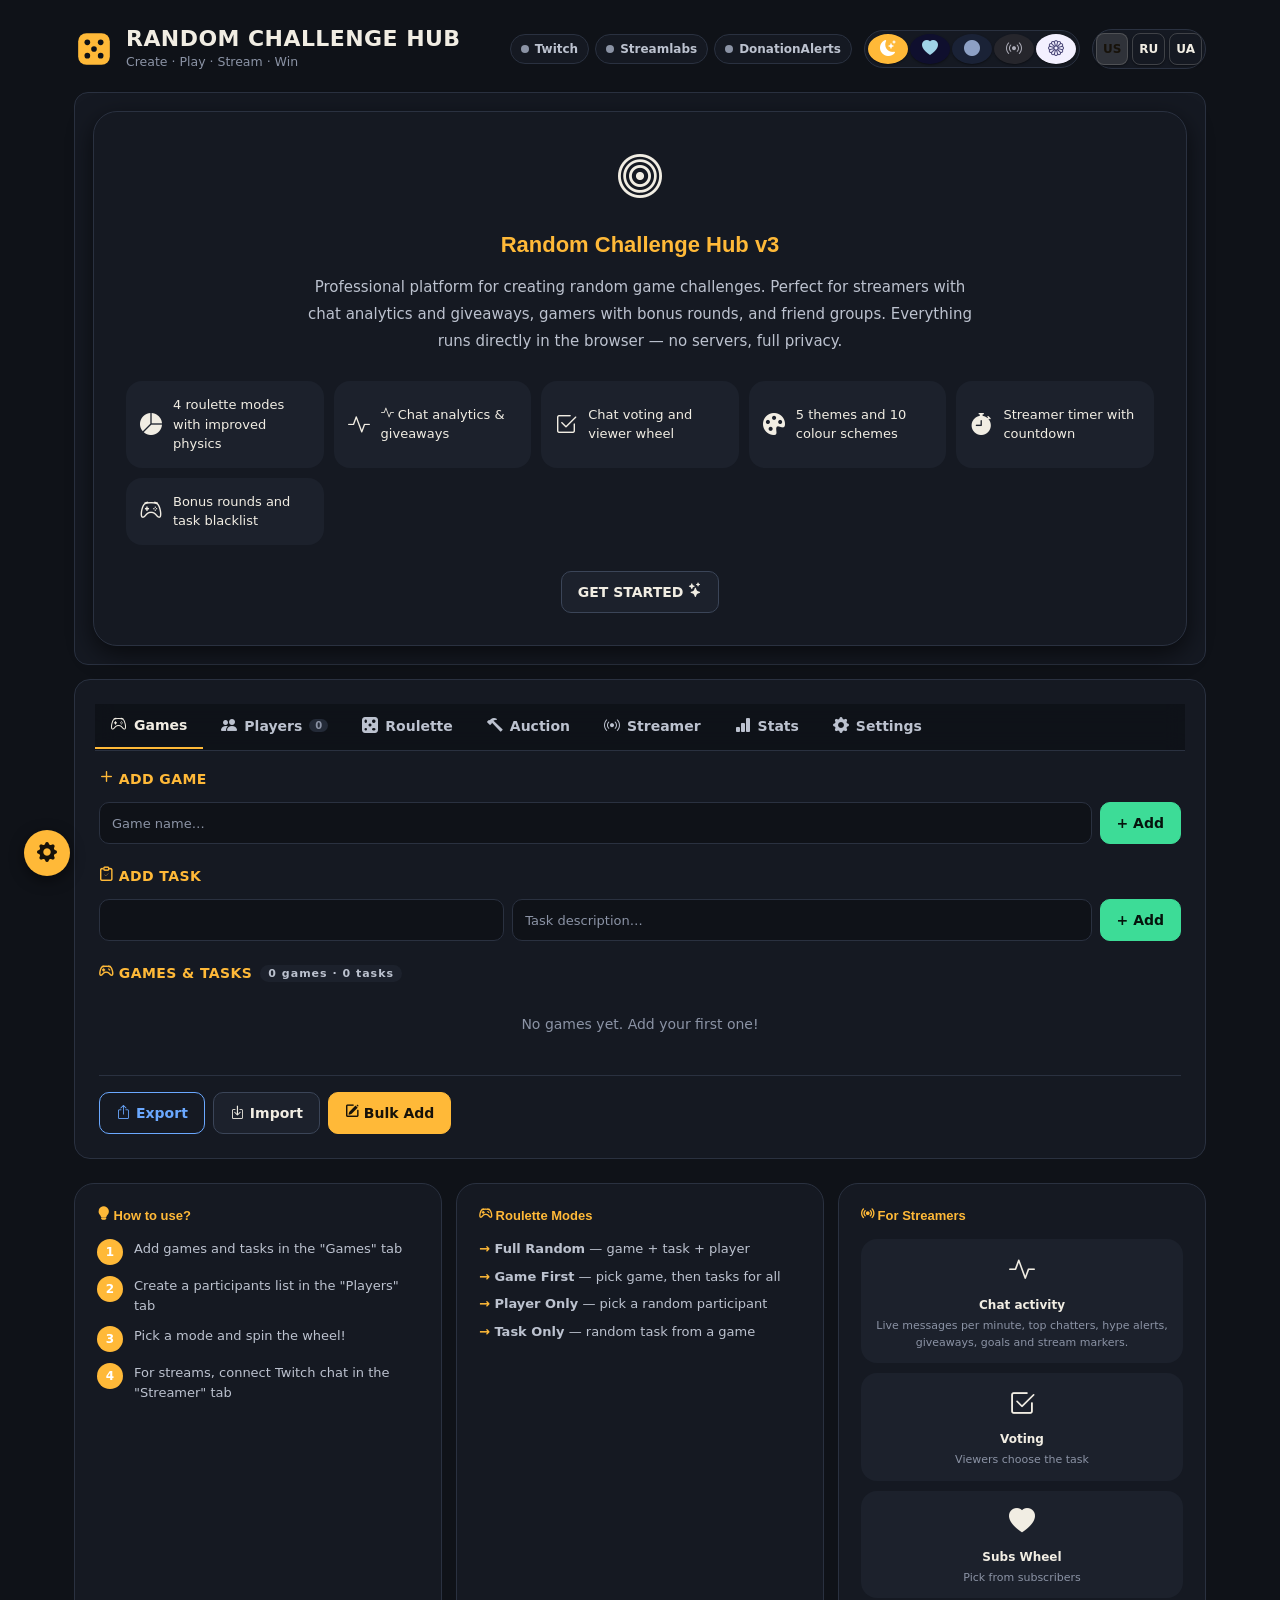
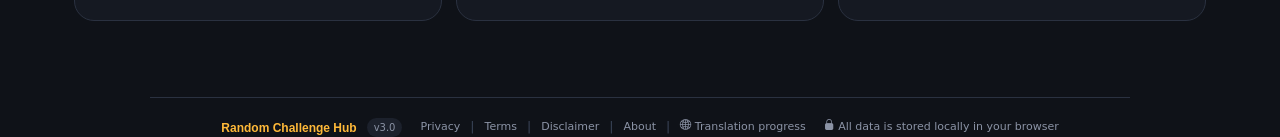
<file: index.html>
<!DOCTYPE html>
<html lang="en" data-theme="dark" dir="ltr">
<head>
    <meta charset="UTF-8">
    <meta name="viewport" content="width=device-width, initial-scale=1, viewport-fit=cover">
    <meta http-equiv="X-UA-Compatible" content="IE=edge">

    <meta http-equiv="Content-Security-Policy"
          content="default-src 'self';
                   script-src 'self' 'unsafe-inline';
                   style-src 'self' 'unsafe-inline' https://fonts.googleapis.com;
                   font-src 'self' https://fonts.gstatic.com;
                   connect-src 'self' wss://irc-ws.chat.twitch.tv wss://sockets.streamlabs.com https://sockets.streamlabs.com wss://centrifugo.donationalerts.com https://www.donationalerts.com;
                   img-src 'self' data:;
                   object-src 'none';
                   base-uri 'self';">

<title data-i18n-meta="title">Random Challenge Hub v3 | Random Challenge Roulette for Streamers & Gamers</title>
<meta name="description" data-i18n-meta="description" content="Random Challenge Hub — free interactive challenge roulette for streamers, gamers and groups. Twitch chat voting, chat activity stats, giveaways, 4 roulette modes, 5 themes, 10 color schemes. Works directly in your browser without installation.">
<meta name="keywords" data-i18n-meta="keywords" content="challenge roulette, streamer tools, chat activity, Twitch giveaway, game challenges, random selection, Twitch roulette, random challenge, gaming tasks, stream tools, chat statistics, challenge wheel">
<meta name="author" content="Random Challenge Hub">
<meta name="robots" content="index, follow, max-snippet:-1, max-image-preview:large, max-video-preview:-1">
<meta name="theme-color" content="#12151d">
<meta name="color-scheme" content="dark light">
<meta name="language" data-i18n-meta="language" content="English">
<meta name="revisit-after" content="7 days">
<meta name="rating" content="general">
<meta name="category" content="Gaming, Entertainment, Streaming Tools">

<!-- Open Graph -->
<meta property="og:title" data-i18n-meta="og:title" content="Random Challenge Hub v3 | Challenge Roulette for Streamers">
<meta property="og:description" data-i18n-meta="og:description" content="Free interactive challenge roulette with chat activity stats, Twitch chat voting and giveaways, 4 modes, 5 themes and browser-based tools. No installation required.">
<meta property="og:type" content="website">
<meta property="og:url" content="https://random-challenge-hub.vercel.app">
<meta property="og:locale" data-i18n-meta="locale" content="en_US">
<meta property="og:site_name" content="Random Challenge Hub">
<meta property="og:image" content="https://random-challenge-hub.vercel.app/favicon/favicon.png">
<meta property="og:image:alt" data-i18n-meta="og:image_alt" content="Random Challenge Hub — challenge roulette for streamers">
<meta property="og:image:width" content="512">
<meta property="og:image:height" content="512">

<!-- Twitter Card -->
<meta name="twitter:card" content="summary_large_image">
<meta name="twitter:title" data-i18n-meta="twitter:title" content="Random Challenge Hub v3 | Streamer Challenge Roulette">
<meta name="twitter:description" data-i18n-meta="twitter:description" content="Free interactive challenge roulette with chat analytics for streamers and gamers.">
<meta name="twitter:image" content="https://random-challenge-hub.vercel.app/favicon/favicon.png">
<meta name="twitter:image:alt" data-i18n-meta="twitter:image_alt" content="Random Challenge Hub logo">

<!-- PWA / Mobile -->
<meta name="application-name" content="Random Challenge Hub">
<meta name="apple-mobile-web-app-capable" content="yes">
<meta name="apple-mobile-web-app-status-bar-style" content="black-translucent">
<meta name="apple-mobile-web-app-title" content="Challenge Hub">
<meta name="mobile-web-app-capable" content="yes">
<meta name="msapplication-TileColor" content="#6366f1">
<meta name="msapplication-TileImage" content="favicon/favicon.png">
<meta name="msapplication-config" content="none">

<!-- Favicon for all devices -->
<link rel="icon" type="image/png" sizes="32x32" href="favicon/favicon.png">
<link rel="icon" type="image/png" sizes="16x16" href="favicon/favicon.png">
<link rel="icon" type="image/png" href="favicon/favicon.png">
<link rel="apple-touch-icon" sizes="180x180" href="favicon/favicon.png">
<link rel="mask-icon" href="favicon/favicon.png" color="#6366f1">
<link rel="shortcut icon" href="favicon/favicon.png">
<link rel="manifest" href="site.webmanifest">
<link rel="canonical" href="https://random-challenge-hub.vercel.app">

<link rel="preconnect" href="https://fonts.googleapis.com">
<link rel="preconnect" href="https://fonts.gstatic.com" crossorigin>
<link rel="preload" href="style.css" as="style">
<link rel="stylesheet" href="vendor/bootstrap-icons/bootstrap-icons.min.css">
<link rel="stylesheet" href="style.css">
<script src="js/icons.js"></script>

<!-- i18n: load translation files BEFORE i18n.js -->
<script src="i18n/en.js"></script>
<script src="i18n/ru.js"></script>
<script src="i18n/uk.js"></script>
<script src="i18n/ext.en.js"></script>
<script src="i18n/ext.ru.js"></script>
<script src="i18n/ext.uk.js"></script>
<script src="i18n/act.en.js"></script>
<script src="i18n/act.ru.js"></script>
<script src="i18n/act.uk.js"></script>
<!-- Community translations: add <script src="i18n/xx.js"></script> here -->
<script src="i18n/i18n.js"></script>

<script type="application/ld+json">
{
    "@context": "https://schema.org",
    "@type": "WebApplication",
    "name": "Random Challenge Hub",
    "alternateName": "RCH",
    "description": "Free interactive challenge roulette with chat analytics and giveaways for streamers and gamers. Twitch chat voting, 4 roulette modes, 5 themes and browser-based tools.",
    "url": "https://random-challenge-hub.vercel.app",
    "applicationCategory": "EntertainmentApplication",
    "applicationSubCategory": "GameApplication",
    "operatingSystem": "Any",
    "inLanguage": "en",
    "isAccessibleForFree": true,
    "offers": {
        "@type": "Offer",
        "price": "0",
        "priceCurrency": "USD"
    },
    "featureList": [
        "Donation auction (Streamlabs, DonationAlerts, Twitch Bits)",
        "4 roulette modes",
        "Chat activity analytics and giveaways",
        "Twitch chat voting",
        "5 themes",
        "10 color schemes",
        "Streamer timer",
        "Data export and import"
    ],
    "screenshot": "https://random-challenge-hub.vercel.app/favicon/favicon.png",
    "softwareVersion": "3.0",
    "datePublished": "2026-07-29",
    "author": {
        "@type": "Organization",
        "name": "Random Challenge Hub"
    }
}
</script>
</head>

<body>
    <a class="skip-link" href="#mainPanel" data-i18n="st.skip">Skip to content</a>
    <div class="container">

        <!-- HEADER -->
        <header class="app-header">
            <div class="brand">
                <svg class="brand-mark" viewBox="0 0 48 48" aria-hidden="true"><rect x="5" y="5" width="38" height="38" rx="10" fill="currentColor"/><circle cx="16" cy="16" r="3.4" fill="var(--bg-primary)"/><circle cx="32" cy="16" r="3.4" fill="var(--bg-primary)"/><circle cx="24" cy="24" r="3.4" fill="var(--bg-primary)"/><circle cx="16" cy="32" r="3.4" fill="var(--bg-primary)"/><circle cx="32" cy="32" r="3.4" fill="var(--bg-primary)"/></svg>
                <div class="brand-text">
                    <h1 data-i18n-html="header.title">RANDOM CHALLENGE HUB</h1>
                    <p class="tagline" data-i18n="header.tagline"></p>
                </div>
            </div>
            <div class="header-tools">
                <div class="conn-chips" aria-live="polite">
                    <button type="button" class="conn-chip" data-svc="twitch" data-state="idle" onclick="switchTab('streamer')"><span class="conn-dot"></span><span class="conn-name">Twitch</span><span class="conn-label"></span></button>
                    <button type="button" class="conn-chip" data-svc="streamlabs" data-state="idle" onclick="switchTab('auction')"><span class="conn-dot"></span><span class="conn-name">Streamlabs</span><span class="conn-label"></span></button>
                    <button type="button" class="conn-chip" data-svc="donationalerts" data-state="idle" onclick="switchTab('auction')"><span class="conn-dot"></span><span class="conn-name">DonationAlerts</span><span class="conn-label"></span></button>
                </div>
                <div class="theme-switcher" id="themeSwitcher" role="group" aria-label="Theme">
                    <button class="theme-btn active" data-theme="dark"     title="Dark"     onclick="applyTheme('dark')"><i class="bi bi-moon-stars-fill" aria-hidden="true"></i></button>
                    <button class="theme-btn"        data-theme="neon"     title="Neon"     onclick="applyTheme('neon')"><i class="bi bi-heart-fill" aria-hidden="true"></i></button>
                    <button class="theme-btn"        data-theme="cyber"    title="Cyber"    onclick="applyTheme('cyber')"><i class="bi bi-circle-fill" aria-hidden="true"></i></button>
                    <button class="theme-btn"        data-theme="streamer" title="Streamer" onclick="applyTheme('streamer')"><i class="bi bi-broadcast" aria-hidden="true"></i></button>
                    <button class="theme-btn"        data-theme="pastel"   title="Pastel"   onclick="applyTheme('pastel')"><i class="bi bi-flower1" aria-hidden="true"></i></button>
                </div>
                <div id="langSlot"></div>
            </div>
        </header>

        <!-- About project -->
        <div class="about-project" id="aboutProject" hidden>
            <div class="about-card">
                <span class="about-icon"><i class="bi bi-bullseye" aria-hidden="true"></i></span>
                <h2 data-i18n="about.title">Random Challenge Hub v3</h2>
                <p class="about-description" data-i18n="about.description">
                    
                </p>
                <div class="features-grid">
                    <div class="feature-item"><span class="feature-icon"><i class="bi bi-pie-chart-fill" aria-hidden="true"></i></span><span class="feature-text" data-i18n="feat.roulette_modes"></span></div>
                    <div class="feature-item"><span class="feature-icon"><i class="bi bi-activity" aria-hidden="true"></i></span><span class="feature-text" data-i18n="feat.chat_stats"></span></div>
                    <div class="feature-item"><span class="feature-icon"><i class="bi bi-check2-square" aria-hidden="true"></i></span><span class="feature-text" data-i18n="feat.chat_vote"></span></div>
                    <div class="feature-item"><span class="feature-icon"><i class="bi bi-palette-fill" aria-hidden="true"></i></span><span class="feature-text" data-i18n="feat.themes"></span></div>
                    <div class="feature-item"><span class="feature-icon"><i class="bi bi-stopwatch-fill" aria-hidden="true"></i></span><span class="feature-text" data-i18n="feat.timer"></span></div>
                    <div class="feature-item"><span class="feature-icon"><i class="bi bi-controller" aria-hidden="true"></i></span><span class="feature-text" data-i18n="feat.bonus"></span></div>
                </div>
                <button onclick="dismissAbout()" class="cyber-btn start-exploring" data-i18n="about.start_btn">
                   
                </button>
            </div>
        </div>

        <!-- Main panel with tabs -->
        <div class="panel" id="mainPanel">
            <div class="loading-screen">
                <div class="loading-spinner"></div>
                <p class="loading-text" data-i18n="common.loading"></p>
            </div>
        </div>

        <!-- Information cards -->
        <div class="info-section" id="infoSection">
            <div class="info-card">
                <h3 data-i18n="info.how_title"></h3>
                <div class="steps-list">
                    <div class="step"><span class="step-number">1</span><p data-i18n="info.step1"></p></div>
                    <div class="step"><span class="step-number">2</span><p data-i18n="info.step2"></p></div>
                    <div class="step"><span class="step-number">3</span><p data-i18n="info.step3"></p></div>
                    <div class="step"><span class="step-number">4</span><p data-i18n="info.step4"></p></div>
                </div>
            </div>

            <div class="info-card">
                <h3 data-i18n="info.modes_title"></h3>
                <ul class="goals-list">
                    <li data-i18n-html="info.mode_full"></li>
                    <li data-i18n-html="info.mode_game_first"></li>
                    <li data-i18n-html="info.mode_player_only"></li>
                    <li data-i18n-html="info.mode_task_only"></li>
                </ul>
            </div>

            <div class="info-card">
                <h3 data-i18n="info.streamer_title"></h3>
                <div class="audience-grid">
                    <div class="audience-item">
                        <span class="audience-icon"><i class="bi bi-activity" aria-hidden="true"></i></span>
                        <strong data-i18n="info.stats_label">Chat activity</strong>
                        <p data-i18n="info.stats_desc"></p>
                    </div>
                    <div class="audience-item">
                        <span class="audience-icon"><i class="bi bi-check2-square" aria-hidden="true"></i></span>
                        <strong data-i18n="info.vote_label"></strong>
                        <p data-i18n="info.vote_desc"></p>
                    </div>
                    <div class="audience-item">
                        <span class="audience-icon"><i class="bi bi-heart-fill" aria-hidden="true"></i></span>
                        <strong data-i18n="info.subs_label"></strong>
                        <p data-i18n="info.subs_desc"></p>
                    </div>
                </div>
            </div>
        </div>
    </div>

    <!-- Notifications -->
    <div class="notifications-container" id="notifications"></div>

    <!-- Modal window -->
    <div class="modal hidden" id="confirmModal">
        <div class="modal-content">
            <h3 id="modalTitle" data-i18n="modal.confirm_default"></h3>
            <p id="modalMessage" data-i18n="modal.are_you_sure"></p>
            <div class="modal-actions">
                <button class="cyber-btn cancel-btn" onclick="closeModal()" data-i18n="common.cancel"></button>
                <button class="cyber-btn confirm-btn" id="modalConfirm" data-i18n="common.confirm"></button>
            </div>
        </div>
    </div>

    <!-- Popup result wheel — in body -->
    <div id="wheelResultPopup" class="wheel-result-popup hidden">
        <div class="popup-content">
            <div class="popup-game"></div>
            <div class="popup-player"></div>
            <div class="popup-task"></div>
        </div>
    </div>

    <!-- FOOTER -->
    <footer class="app-footer">
        <div class="footer-content">
            <div class="footer-section">
                <span class="footer-brand">Random Challenge Hub</span>
                <span class="footer-version">v3.0</span>
            </div>
            <div class="footer-section">
                <a href="legal/privacy_policy.html" data-i18n="footer.privacy"></a>
                <span class="footer-divider">|</span>
                <a href="legal/terms_of_service.html" data-i18n="footer.terms"></a>
                <span class="footer-divider">|</span>
                <a href="legal/disclaimer.html" data-i18n="footer.disclaimer"></a>
                <span class="footer-divider">|</span>
                <a href="legal/about.html" data-i18n="footer.about"></a>
                <span class="footer-divider">|</span>
                <a href="i18n/progress.html" data-i18n="footer.lang_progress"></a>
            </div>
            <div class="footer-section">
                <span class="footer-text" data-i18n="footer.local_storage"></span>
            </div>
        </div>
    </footer>

    <script src="js/wheel.js"></script>
    <script src="js/integrations.js"></script>
    <script src="script.js"></script>
    <script src="js/streamer.js"></script>
    <script src="js/activity.js"></script>
    <script src="js/auction.js"></script>

    <script>
        // Re-render the active tab when the language changes
        window.addEventListener('rch:langchange', function () {
            window.__rchLangHandled = true;
            if (typeof createTabs === 'function' && typeof currentTab !== 'undefined') createTabs(currentTab);
            if (typeof currentTheme !== 'undefined') {
                document.querySelectorAll('.theme-btn').forEach(function (b) {
                    if (typeof t === 'function') b.title = t('settings.theme_' + b.dataset.theme);
                });
            }
            if (typeof refreshConnChips === 'function') refreshConnChips();
        });

        // "About" card is shown once, then folded away
        (function () {
            var el = document.getElementById('aboutProject');
            if (!el) return;
            try { if (!localStorage.getItem('rch_about_seen')) el.hidden = false; } catch (e) { el.hidden = false; }
        })();
        function dismissAbout() {
            try { localStorage.setItem('rch_about_seen', '1'); } catch (e) { }
            var el = document.getElementById('aboutProject'); if (el) el.hidden = true;
            scrollToTabs();
        }

        // Apply stored theme before first paint of the app
        (function () {
            var th = localStorage.getItem('appTheme') || 'dark';
            document.documentElement.setAttribute('data-theme', th);
        })();
    </script>
</body>
</html>
</file>
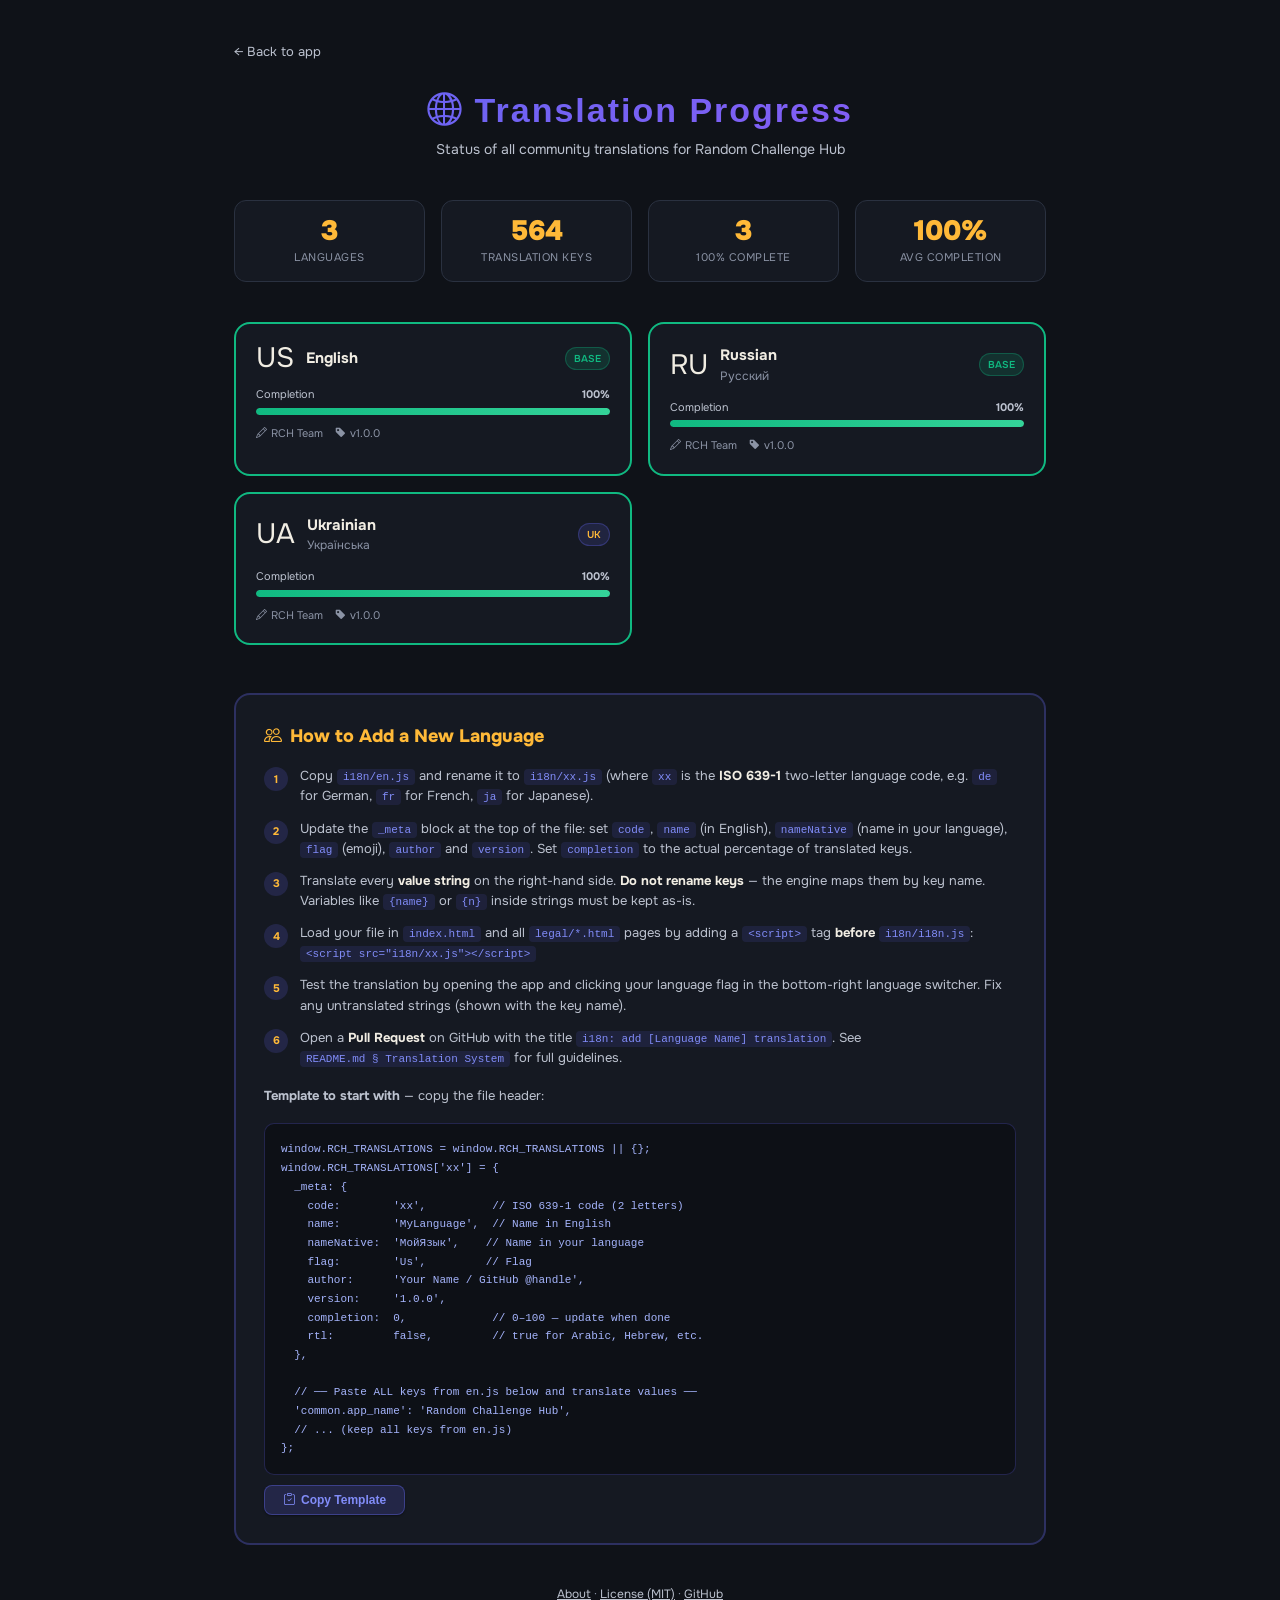
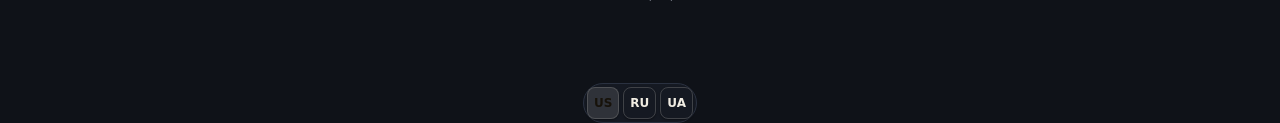
<file: i18n/progress.html>
<!DOCTYPE html>
<html lang="en" data-theme="dark">
<head>
  <meta charset="UTF-8">
  <meta name="viewport" content="width=device-width, initial-scale=1.0">
  <title>Translation Progress | Random Challenge Hub</title>
  <meta name="description" content="Translation progress for Random Challenge Hub. See how complete each language is and how to contribute a new translation.">
  <meta name="robots" content="index, follow">
  <link rel="icon" type="image/png" href="../favicon/favicon.png">
  <link rel="canonical" href="https://random-challenge-hub.vercel.app/i18n/progress.html">
  <link rel="stylesheet" href="../vendor/bootstrap-icons/bootstrap-icons.min.css">
  <link rel="stylesheet" href="../style.css">
  <script src="../js/icons.js"></script>
  <style>
    .progress-page { max-width: 860px; margin: 0 auto; padding: 40px 24px 80px; }
    .progress-hero {
      text-align: center; margin-bottom: 40px;
    }
    .progress-hero h1 {
      font-size: clamp(22px, 4vw, 34px); font-weight: 900;
      background: linear-gradient(135deg, #6366f1, #8b5cf6);
      -webkit-background-clip: text; -webkit-text-fill-color: transparent;
      background-clip: text; margin-bottom: 8px;
    }
    .progress-hero p { color: var(--text-secondary); font-size: 14px; }

    /* ── LANGUAGE GRID ── */
    .lang-grid {
      display: grid;
      grid-template-columns: repeat(auto-fill, minmax(280px, 1fr));
      gap: 16px;
      margin-bottom: 48px;
    }
    .lang-card {
      background: var(--bg-secondary);
      border: 2px solid var(--border-light);
      border-radius: var(--radius-lg, 16px);
      padding: 20px;
      transition: border-color 0.2s, transform 0.2s;
    }
    .lang-card:hover { border-color: var(--accent-primary); transform: translateY(-2px); }
    .lang-card.complete { border-color: #10b981; }
    .lang-card-header {
      display: flex; align-items: center; gap: 12px; margin-bottom: 14px;
    }
    .lang-flag { font-size: 28px; line-height: 1; flex-shrink: 0; }
    .lang-info { flex: 1; min-width: 0; }
    .lang-name { font-size: 15px; font-weight: 700; color: var(--text-primary); }
    .lang-native { font-size: 12px; color: var(--text-muted); }
    .lang-badge {
      font-size: 10px; font-weight: 600; padding: 3px 8px; border-radius: 20px;
      background: rgba(99,102,241,0.15); color: var(--accent-primary);
      border: 1px solid rgba(99,102,241,0.3); white-space: nowrap;
    }
    .lang-badge.base { background: rgba(16,185,129,0.15); color: #10b981; border-color: rgba(16,185,129,0.3); }

    /* progress bar */
    .lang-progress-wrap { margin-bottom: 10px; }
    .lang-progress-header {
      display: flex; justify-content: space-between;
      font-size: 11px; color: var(--text-secondary); margin-bottom: 5px;
    }
    .lang-progress-bar {
      height: 7px; background: rgba(255,255,255,0.08); border-radius: 4px; overflow: hidden;
    }
    .lang-progress-fill {
      height: 100%; border-radius: 4px;
      background: linear-gradient(90deg, #6366f1, #8b5cf6);
      transition: width 0.8s cubic-bezier(0.34,1.56,0.64,1);
    }
    .lang-progress-fill.full { background: linear-gradient(90deg, #10b981, #34d399); }
    .lang-progress-fill.med  { background: linear-gradient(90deg, #f59e0b, #fbbf24); }
    .lang-progress-fill.low  { background: linear-gradient(90deg, #ef4444, #f87171); }

    .lang-meta {
      display: flex; gap: 12px; flex-wrap: wrap;
      font-size: 11px; color: var(--text-muted); margin-top: 6px;
    }
    .lang-meta span { display: flex; align-items: center; gap: 4px; }

    /* ── HOW TO CONTRIBUTE ── */
    .contribute-section {
      background: var(--bg-secondary);
      border: 2px solid rgba(99,102,241,0.3);
      border-radius: var(--radius-lg, 16px);
      padding: 28px;
      margin-bottom: 40px;
    }
    .contribute-section h2 {
      font-size: 18px; font-weight: 800; color: var(--accent-primary);
      margin-bottom: 16px; display: flex; align-items: center; gap: 8px;
    }
    .steps-ol { list-style: none; counter-reset: steps; display: flex; flex-direction: column; gap: 12px; }
    .steps-ol li {
      counter-increment: steps; display: flex; gap: 12px; align-items: flex-start;
      font-size: 13px; color: var(--text-secondary); line-height: 1.55;
    }
    .steps-ol li::before {
      content: counter(steps);
      flex-shrink: 0; width: 24px; height: 24px; border-radius: 50%;
      background: rgba(99,102,241,0.18); color: var(--accent-primary);
      font-size: 11px; font-weight: 700;
      display: flex; align-items: center; justify-content: center;
      margin-top: 1px;
    }
    .steps-ol li code {
      font-family: 'Courier New', monospace; font-size: 11px;
      background: rgba(99,102,241,0.12); padding: 2px 6px; border-radius: 4px;
      color: #818cf8; white-space: nowrap;
    }
    .steps-ol li strong { color: var(--text-primary); }

    .template-box {
      background: rgba(0,0,0,0.35); border: 1px solid rgba(99,102,241,0.25);
      border-radius: 10px; padding: 16px; margin-top: 18px;
      font-family: 'Courier New', monospace; font-size: 11px;
      color: #a5b4fc; overflow-x: auto; white-space: pre;
      line-height: 1.7;
    }
    .copy-template-btn {
      margin-top: 10px; padding: 7px 18px; font-size: 12px;
      background: rgba(99,102,241,0.18); border: 1px solid rgba(99,102,241,0.4);
      border-radius: 8px; color: #818cf8; cursor: pointer; transition: all 0.2s;
    }
    .copy-template-btn:hover { background: rgba(99,102,241,0.35); color: #fff; }

    /* ── KEY STATS ── */
    .key-stats {
      display: flex; gap: 16px; flex-wrap: wrap; margin-bottom: 40px;
    }
    .key-stat {
      flex: 1; min-width: 120px;
      background: var(--bg-secondary); border: 1px solid var(--border-light);
      border-radius: var(--radius-md, 12px); padding: 16px; text-align: center;
    }
    .key-stat-value { font-size: 28px; font-weight: 900; color: var(--accent-primary); line-height: 1; }
    .key-stat-label { font-size: 11px; color: var(--text-muted); margin-top: 4px; text-transform: uppercase; letter-spacing: 0.5px; }

    .back-link {
      display: inline-flex; align-items: center; gap: 6px;
      color: var(--text-secondary); font-size: 13px; text-decoration: none;
      margin-bottom: 28px; transition: color 0.2s;
    }
    .back-link:hover { color: var(--accent-primary); }

    #langGrid { /* populated by JS */ }
  </style>
</head>
<body>
<div class="progress-page">

  <a href="../index.html" class="back-link">← Back to app</a>

  <div class="progress-hero">
    <h1><i class="bi bi-globe2" aria-hidden="true"></i> Translation Progress</h1>
    <p>Status of all community translations for Random Challenge Hub</p>
  </div>

  <!-- Key numbers -->
  <div class="key-stats" id="keyStats">
    <div class="key-stat"><div class="key-stat-value" id="statLangs">—</div><div class="key-stat-label">Languages</div></div>
    <div class="key-stat"><div class="key-stat-value" id="statKeys">—</div><div class="key-stat-label">Translation Keys</div></div>
    <div class="key-stat"><div class="key-stat-value" id="statFull">—</div><div class="key-stat-label">100% Complete</div></div>
    <div class="key-stat"><div class="key-stat-value" id="statAvg">—</div><div class="key-stat-label">Avg Completion</div></div>
  </div>

  <!-- Language cards -->
  <div class="lang-grid" id="langGrid">
    <div style="color:var(--text-muted);font-size:13px;padding:20px">Loading translations…</div>
  </div>

  <!-- How to contribute -->
  <div class="contribute-section">
    <h2><i class="bi bi-people" aria-hidden="true"></i> How to Add a New Language</h2>
    <ol class="steps-ol">
      <li>
        <span>Copy <code>i18n/en.js</code> and rename it to <code>i18n/xx.js</code>
        (where <code>xx</code> is the <strong>ISO 639-1</strong> two-letter language code,
        e.g. <code>de</code> for German, <code>fr</code> for French, <code>ja</code> for Japanese).</span>
      </li>
      <li>
        <span>Update the <code>_meta</code> block at the top of the file:
        set <code>code</code>, <code>name</code> (in English), <code>nameNative</code>
        (name in your language), <code>flag</code> (emoji), <code>author</code> and <code>version</code>.
        Set <code>completion</code> to the actual percentage of translated keys.</span>
      </li>
      <li>
        <span>Translate every <strong>value string</strong> on the right-hand side.
        <strong>Do not rename keys</strong> — the engine maps them by key name.
        Variables like <code>{name}</code> or <code>{n}</code> inside strings must be kept as-is.</span>
      </li>
      <li>
        <span>Load your file in <code>index.html</code> and all
        <code>legal/*.html</code> pages by adding a <code>&lt;script&gt;</code> tag
        <strong>before</strong> <code>i18n/i18n.js</code>:
        <br><code>&lt;script src="i18n/xx.js"&gt;&lt;/script&gt;</code></span>
      </li>
      <li>
        <span>Test the translation by opening the app and clicking your language flag
        in the bottom-right language switcher. Fix any untranslated strings (shown with the key name).</span>
      </li>
      <li>
        <span>Open a <strong>Pull Request</strong> on GitHub with the title
        <code>i18n: add [Language Name] translation</code>.
        See <code>README.md § Translation System</code> for full guidelines.</span>
      </li>
    </ol>

    <div style="margin-top:18px;font-size:13px;color:var(--text-secondary)">
      <strong>Template to start with</strong> — copy the file header:
    </div>
    <div class="template-box" id="templateBox">window.RCH_TRANSLATIONS = window.RCH_TRANSLATIONS || {};
window.RCH_TRANSLATIONS['xx'] = {
  _meta: {
    code:        'xx',          // ISO 639-1 code (2 letters)
    name:        'MyLanguage',  // Name in English
    nameNative:  'МойЯзык',    // Name in your language
    flag:        'Us',         // Flag
    author:      'Your Name / GitHub @handle',
    version:     '1.0.0',
    completion:  0,             // 0–100 — update when done
    rtl:         false,         // true for Arabic, Hebrew, etc.
  },

  // ── Paste ALL keys from en.js below and translate values ──
  'common.app_name': 'Random Challenge Hub',
  // ... (keep all keys from en.js)
};</div>
    <button class="copy-template-btn" onclick="copyTemplate()"><i class="bi bi-clipboard-check" aria-hidden="true"></i> Copy Template</button>
  </div>

  <!-- Footer nav -->
  <div style="text-align:center; font-size:12px; color:var(--text-muted)">
    <a href="../legal/about.html" style="color:var(--text-secondary)">About</a> ·
    <a href="../legal/license.html" style="color:var(--text-secondary)">License (MIT)</a> ·
    <a href="https://github.com/PsyGioX/Random-Challenge-Hub" target="_blank" rel="noopener" style="color:var(--text-secondary)">GitHub</a>
  </div>
</div>

<!-- Load translation files -->
<script src="en.js"></script>
<script src="ru.js"></script>
<script src="uk.js"></script>
<!-- Community translations are loaded here automatically if present -->
<script src="i18n.js"></script>

<script>
(function () {
  function pctColor(pct) {
    if (pct >= 100) return 'full';
    if (pct >= 60)  return '';
    if (pct >= 30)  return 'med';
    return 'low';
  }

  function render() {
    const summary = RCH_I18N.progressSummary();
    const grid    = document.getElementById('langGrid');
    const enKeys  = Object.keys((window.RCH_TRANSLATIONS || {})['en'] || {}).filter(k => k !== '_meta').length;

    // Key stats
    document.getElementById('statLangs').textContent = summary.length;
    document.getElementById('statKeys').textContent  = enKeys;
    const fullCount = summary.filter(l => l.completion >= 100).length;
    document.getElementById('statFull').textContent  = fullCount;
    const avg = summary.length
      ? Math.round(summary.reduce((s, l) => s + l.completion, 0) / summary.length)
      : 0;
    document.getElementById('statAvg').textContent   = avg + '%';

    // Cards
    const isBase = code => code === 'en' || code === 'ru';
    grid.innerHTML = summary
      .sort((a, b) => b.completion - a.completion)
      .map(lang => {
        const pct   = lang.completion;
        const color = pctColor(pct);
        return `
          <div class="lang-card ${pct >= 100 ? 'complete' : ''}">
            <div class="lang-card-header">
              <span class="lang-flag">${lang.flag || '<i class="bi bi-globe2"></i>'}</span>
              <div class="lang-info">
                <div class="lang-name">${lang.name}</div>
                <div class="lang-native">${lang.nameNative !== lang.name ? lang.nameNative : ''}</div>
              </div>
              <span class="lang-badge ${isBase(lang.code) ? 'base' : ''}">
                ${isBase(lang.code) ? 'BASE' : lang.code.toUpperCase()}
              </span>
            </div>
            <div class="lang-progress-wrap">
              <div class="lang-progress-header">
                <span>Completion</span>
                <span><strong>${pct}%</strong></span>
              </div>
              <div class="lang-progress-bar">
                <div class="lang-progress-fill ${color}" style="width:${pct}%"></div>
              </div>
            </div>
            <div class="lang-meta">
              <span><i class="bi bi-pencil"></i> ${lang.author}</span>
              <span><i class="bi bi-tag-fill"></i> v${lang.version}</span>
            </div>
          </div>`;
      }).join('');
  }

  if (document.readyState === 'loading') {
    document.addEventListener('DOMContentLoaded', render);
  } else {
    render();
  }
  window.addEventListener('rch:langchange', render);

  window.copyTemplate = function () {
    const text = document.getElementById('templateBox').textContent;
    navigator.clipboard.writeText(text)
      .then(() => {
        const btn = document.querySelector('.copy-template-btn');
        btn.innerHTML = '<i class="bi bi-check-lg"></i> Copied!';
        setTimeout(() => { btn.innerHTML = '<i class="bi bi-clipboard"></i> Copy Template'; }, 2000);
      })
      .catch(() => { const btn = document.querySelector('.copy-template-btn'); btn.innerHTML = '<i class="bi bi-exclamation-triangle-fill"></i> Copy failed — select the text manually'; setTimeout(() => { btn.innerHTML = '<i class="bi bi-clipboard"></i> Copy Template'; }, 3000); });
  };
}());
</script>
</body>
</html>
</file>
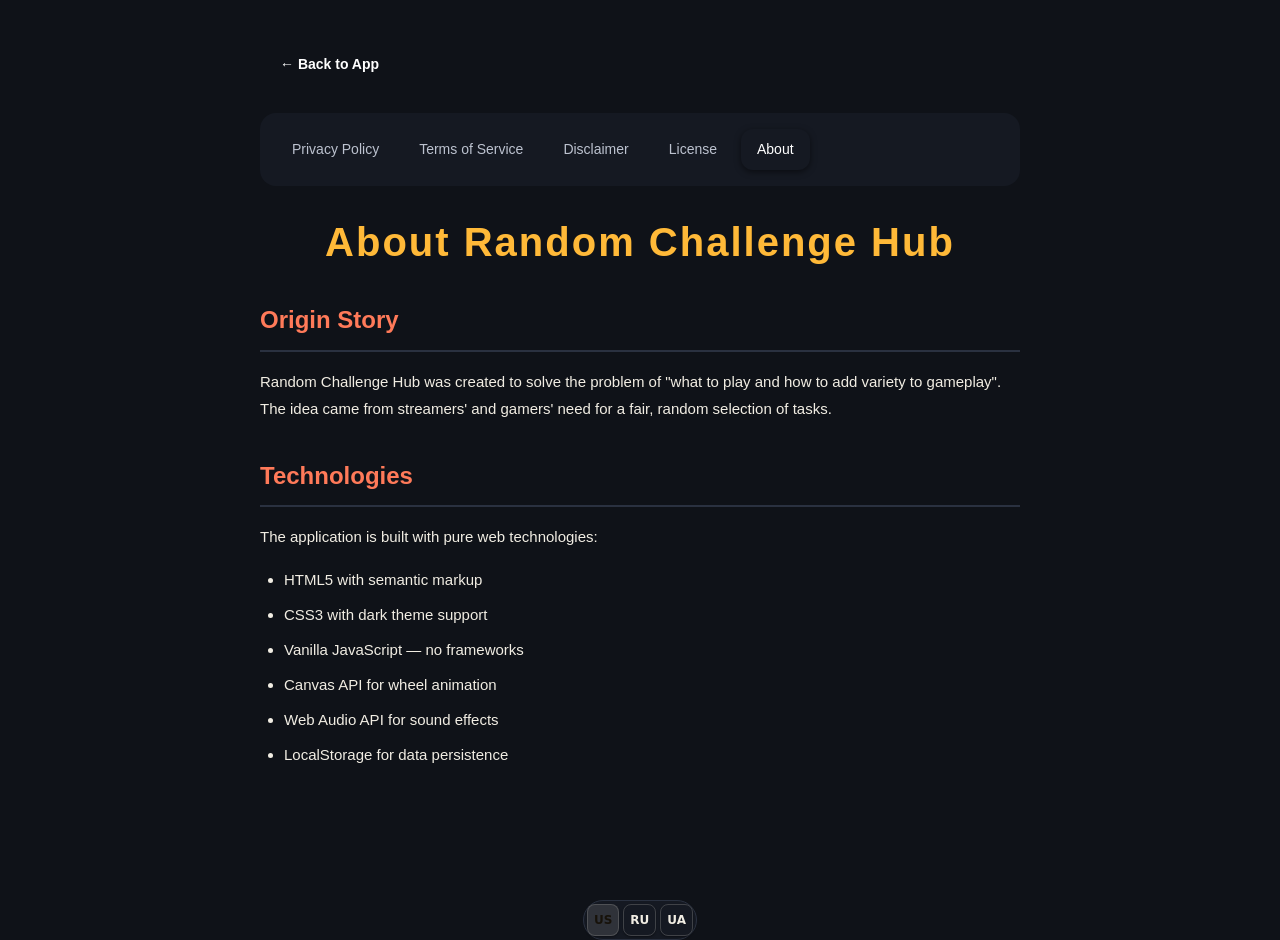
<file: legal/about.html>
<!DOCTYPE html>
<html lang="en" dir="ltr">
<head>
    <meta charset="UTF-8">
    <meta name="viewport" content="width=device-width, initial-scale=1.0">
    <title>About project | Random Challenge Hub</title>
    <meta name="robots" content="index, follow">
    <meta property="og:type" content="website">
    <meta property="og:url" content="https://random-challenge-hub.vercel.app/legal/about.html">
    <meta property="og:site_name" content="Random Challenge Hub">
    <meta name="theme-color" content="#6366f1">
    <!-- Favicon -->
    <link rel="icon" type="image/png" sizes="32x32" href="../favicon/favicon.png">
    <link rel="icon" type="image/png" href="../favicon/favicon.png">
    <link rel="apple-touch-icon" sizes="180x180" href="../favicon/favicon.png">
    <link rel="shortcut icon" href="../favicon/favicon.png">
    <link rel="canonical" href="https://random-challenge-hub.vercel.app/legal/about.html">
    <link rel="stylesheet" href="../vendor/bootstrap-icons/bootstrap-icons.min.css">
    <link rel="stylesheet" href="../style.css">
    <script src="../js/icons.js"></script>
    <!-- i18n -->
    <script src="../i18n/en.js"></script>
    <script src="../i18n/ru.js"></script>
    <script src="../i18n/uk.js"></script>
    <script src="../i18n/i18n.js"></script>
</head>
<body>

     <div class="legal-page">
        <!-- Кнопка назад -->
        <a href="../index.html" class="back-to-app" data-i18n="common.back_to_app"></a>

        <!-- Навигация -->
        <nav class="legal-nav">
            <a href="privacy_policy.html" data-i18n="legal.nav_privacy"></a>
            <a href="terms_of_service.html" data-i18n="legal.nav_terms"></a>
            <a href="disclaimer.html" data-i18n="legal.nav_disclaimer"></a>
            <a href="license.html" data-i18n="legal.nav_license"></a>
            <a href="about.html" class="active" data-i18n="legal.nav_about"></a>
        </nav>

    <h1 data-i18n="legal.about_title"></h1>

    <h2 data-i18n="legal.about_h1"></h2>
    <p data-i18n="legal.about_p1"></p>

    <h2 data-i18n="legal.about_h2"></h2>
    <p data-i18n="legal.about_p2"></p>
    <ul>
        <li data-i18n="legal.about_li1"></li>
        <li data-i18n="legal.about_li2"></li>
        <li data-i18n="legal.about_li3"></li>
        <li data-i18n="legal.about_li4"></li>
        <li data-i18n="legal.about_li5"></li>
        <li data-i18n="legal.about_li6"></li>
    </ul>
     </div>
</body>
</html>
</file>
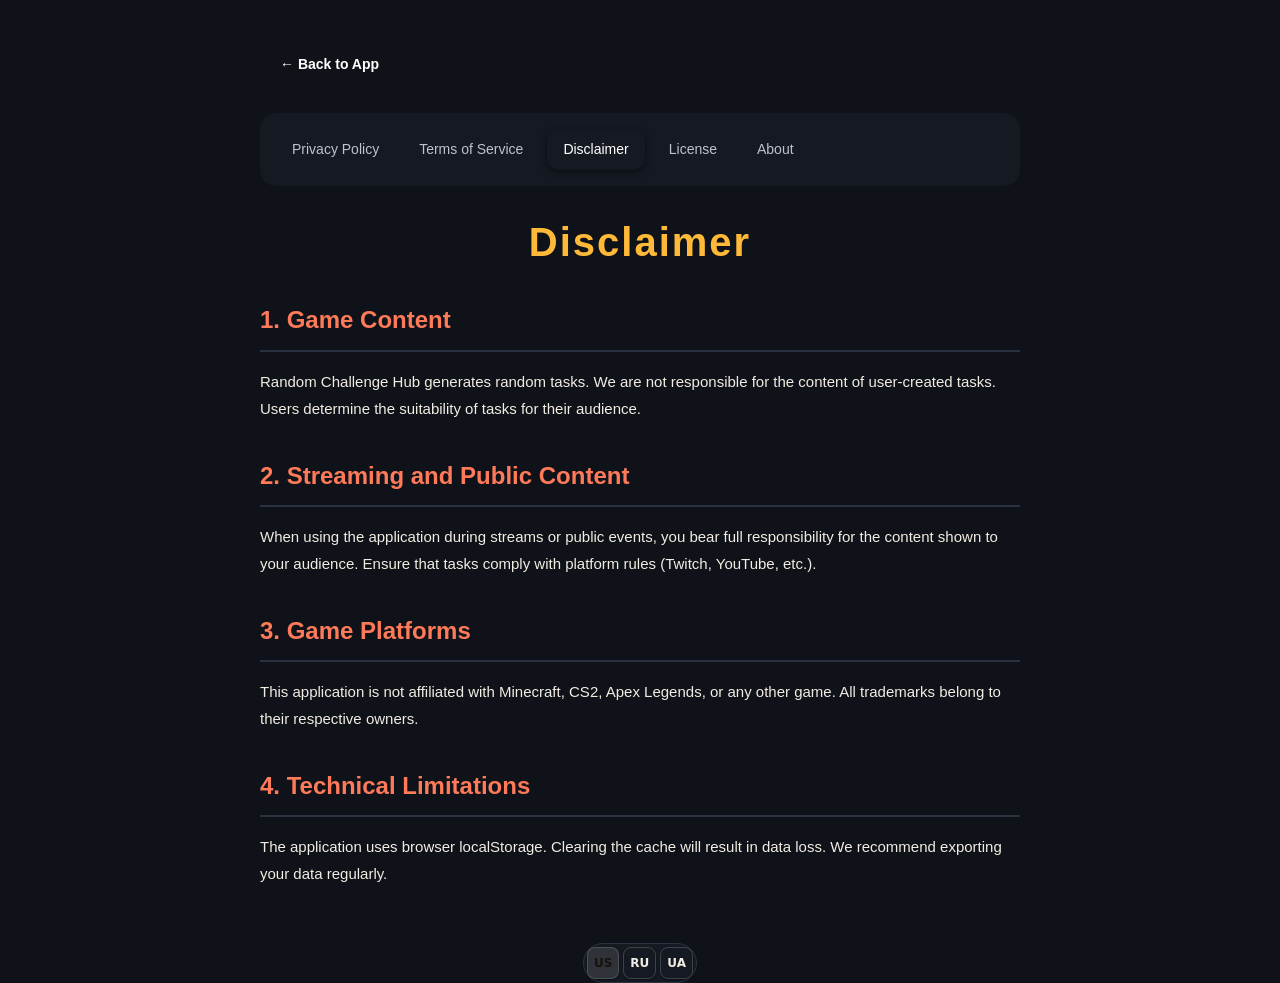
<file: legal/disclaimer.html>
<!DOCTYPE html>
<html lang="en" dir="ltr">

<head>
    <meta charset="UTF-8">
    <meta name="viewport" content="width=device-width, initial-scale=1.0">
    <title>Disclaimer | Random Challenge Hub</title>
    <meta name="robots" content="index, follow">
    <meta property="og:type" content="website">
    <meta property="og:url" content="https://random-challenge-hub.vercel.app/legal/disclaimer.html">
    <meta property="og:site_name" content="Random Challenge Hub">
    <meta name="theme-color" content="#6366f1">
    <!-- Favicon -->
    <link rel="icon" type="image/png" sizes="32x32" href="../favicon/favicon.png">
    <link rel="icon" type="image/png" href="../favicon/favicon.png">
    <link rel="apple-touch-icon" sizes="180x180" href="../favicon/favicon.png">
    <link rel="shortcut icon" href="../favicon/favicon.png">
    <link rel="canonical" href="https://random-challenge-hub.vercel.app/legal/disclaimer.html">
    <link rel="stylesheet" href="../vendor/bootstrap-icons/bootstrap-icons.min.css">
    <link rel="stylesheet" href="../style.css">
    <script src="../js/icons.js"></script>
    <!-- i18n -->
    <script src="../i18n/en.js"></script>
    <script src="../i18n/ru.js"></script>
    <script src="../i18n/uk.js"></script>
    <script src="../i18n/i18n.js"></script>
</head>

<body>

    <div class="legal-page">
        <!-- Кнопка назад -->
        <a href="../index.html" class="back-to-app" data-i18n="common.back_to_app"></a>

        <!-- Навигация -->
        <nav class="legal-nav">
            <a href="privacy_policy.html" data-i18n="legal.nav_privacy"></a>
            <a href="terms_of_service.html" data-i18n="legal.nav_terms"></a>
            <a href="disclaimer.html" class="active" data-i18n="legal.nav_disclaimer"></a>
            <a href="license.html" data-i18n="legal.nav_license"></a>
            <a href="about.html" data-i18n="legal.nav_about"></a>
        </nav>

        <h1 data-i18n="legal.disclaimer_title"></h1>

        <h2 data-i18n="legal.disclaimer_h1"></h2>
        <p data-i18n="legal.disclaimer_p1"></p>

        <h2 data-i18n="legal.disclaimer_h2"></h2>
        <p data-i18n="legal.disclaimer_p2"></p>

        <h2 data-i18n="legal.disclaimer_h3"></h2>
        <p data-i18n="legal.disclaimer_p3"></p>

        <h2 data-i18n="legal.disclaimer_h4"></h2>
        <p data-i18n="legal.disclaimer_p4"></p>
    </div>
</body>

</html>
</file>
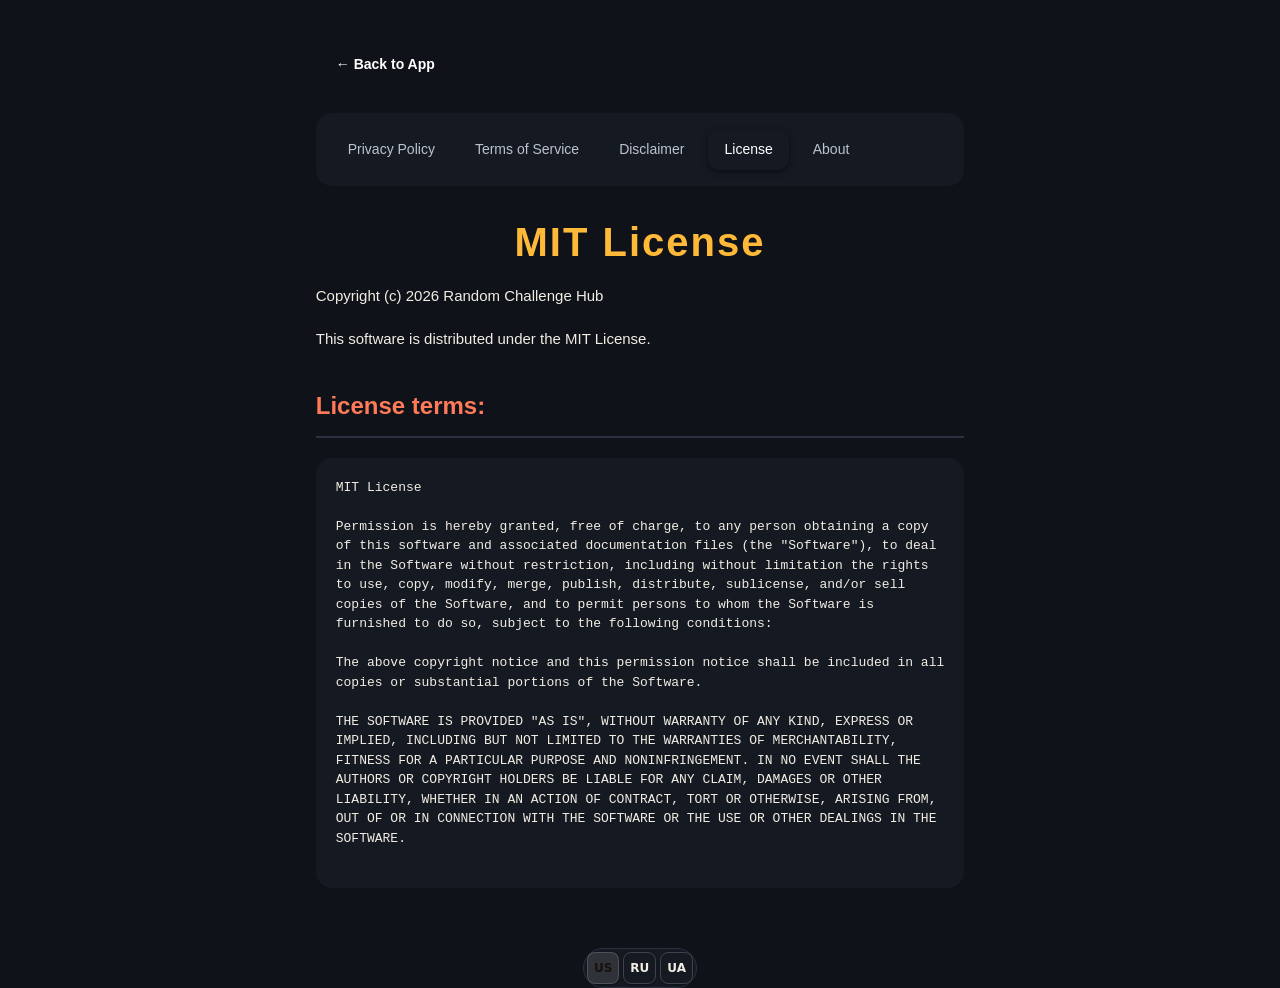
<file: legal/license.html>
<!DOCTYPE html>
<html lang="en" dir="ltr">
<head>
    <meta charset="UTF-8">
    <meta name="viewport" content="width=device-width, initial-scale=1.0">
    <title>License MIT | Random Challenge Hub</title>
    <meta name="robots" content="index, follow">
    <meta property="og:type" content="website">
    <meta property="og:url" content="https://random-challenge-hub.vercel.app/legal/license.html">
    <meta property="og:site_name" content="Random Challenge Hub">
    <meta name="theme-color" content="#6366f1">
    <!-- Favicon -->
    <link rel="icon" type="image/png" sizes="32x32" href="../favicon/favicon.png">
    <link rel="icon" type="image/png" href="../favicon/favicon.png">
    <link rel="apple-touch-icon" sizes="180x180" href="../favicon/favicon.png">
    <link rel="shortcut icon" href="../favicon/favicon.png">
    <link rel="canonical" href="https://random-challenge-hub.vercel.app/legal/license.html">
    <link rel="stylesheet" href="../vendor/bootstrap-icons/bootstrap-icons.min.css">
    <link rel="stylesheet" href="../style.css">
    <script src="../js/icons.js"></script>
    <!-- i18n -->
    <script src="../i18n/en.js"></script>
    <script src="../i18n/ru.js"></script>
    <script src="../i18n/uk.js"></script>
    <script src="../i18n/i18n.js"></script>
</head>
<body>

     <div class="legal-page">
        <!-- Кнопка назад -->
        <a href="../index.html" class="back-to-app" data-i18n="common.back_to_app"></a>

        <!-- Навигация -->
        <nav class="legal-nav">
            <a href="privacy_policy.html" data-i18n="legal.nav_privacy"></a>
            <a href="terms_of_service.html" data-i18n="legal.nav_terms"></a>
            <a href="disclaimer.html" data-i18n="legal.nav_disclaimer"></a>
            <a href="license.html" class="active" data-i18n="legal.nav_license"></a>
            <a href="about.html" data-i18n="legal.nav_about"></a>
        </nav>

        <h1 data-i18n="legal.license_title"></h1>
    <p data-i18n="legal.license_copyright">Copyright (c) 2026 Random Challenge Hub</p>
    <p data-i18n="legal.license_intro"></p>

    <h2 data-i18n="legal.license_terms_heading"></h2>
    <pre>
MIT License

Permission is hereby granted, free of charge, to any person obtaining a copy
of this software and associated documentation files (the "Software"), to deal
in the Software without restriction, including without limitation the rights
to use, copy, modify, merge, publish, distribute, sublicense, and/or sell
copies of the Software, and to permit persons to whom the Software is
furnished to do so, subject to the following conditions:

The above copyright notice and this permission notice shall be included in all
copies or substantial portions of the Software.

THE SOFTWARE IS PROVIDED "AS IS", WITHOUT WARRANTY OF ANY KIND, EXPRESS OR
IMPLIED, INCLUDING BUT NOT LIMITED TO THE WARRANTIES OF MERCHANTABILITY,
FITNESS FOR A PARTICULAR PURPOSE AND NONINFRINGEMENT. IN NO EVENT SHALL THE
AUTHORS OR COPYRIGHT HOLDERS BE LIABLE FOR ANY CLAIM, DAMAGES OR OTHER
LIABILITY, WHETHER IN AN ACTION OF CONTRACT, TORT OR OTHERWISE, ARISING FROM,
OUT OF OR IN CONNECTION WITH THE SOFTWARE OR THE USE OR OTHER DEALINGS IN THE
SOFTWARE.
    </pre>
     </div>
</body>
</html>
</file>
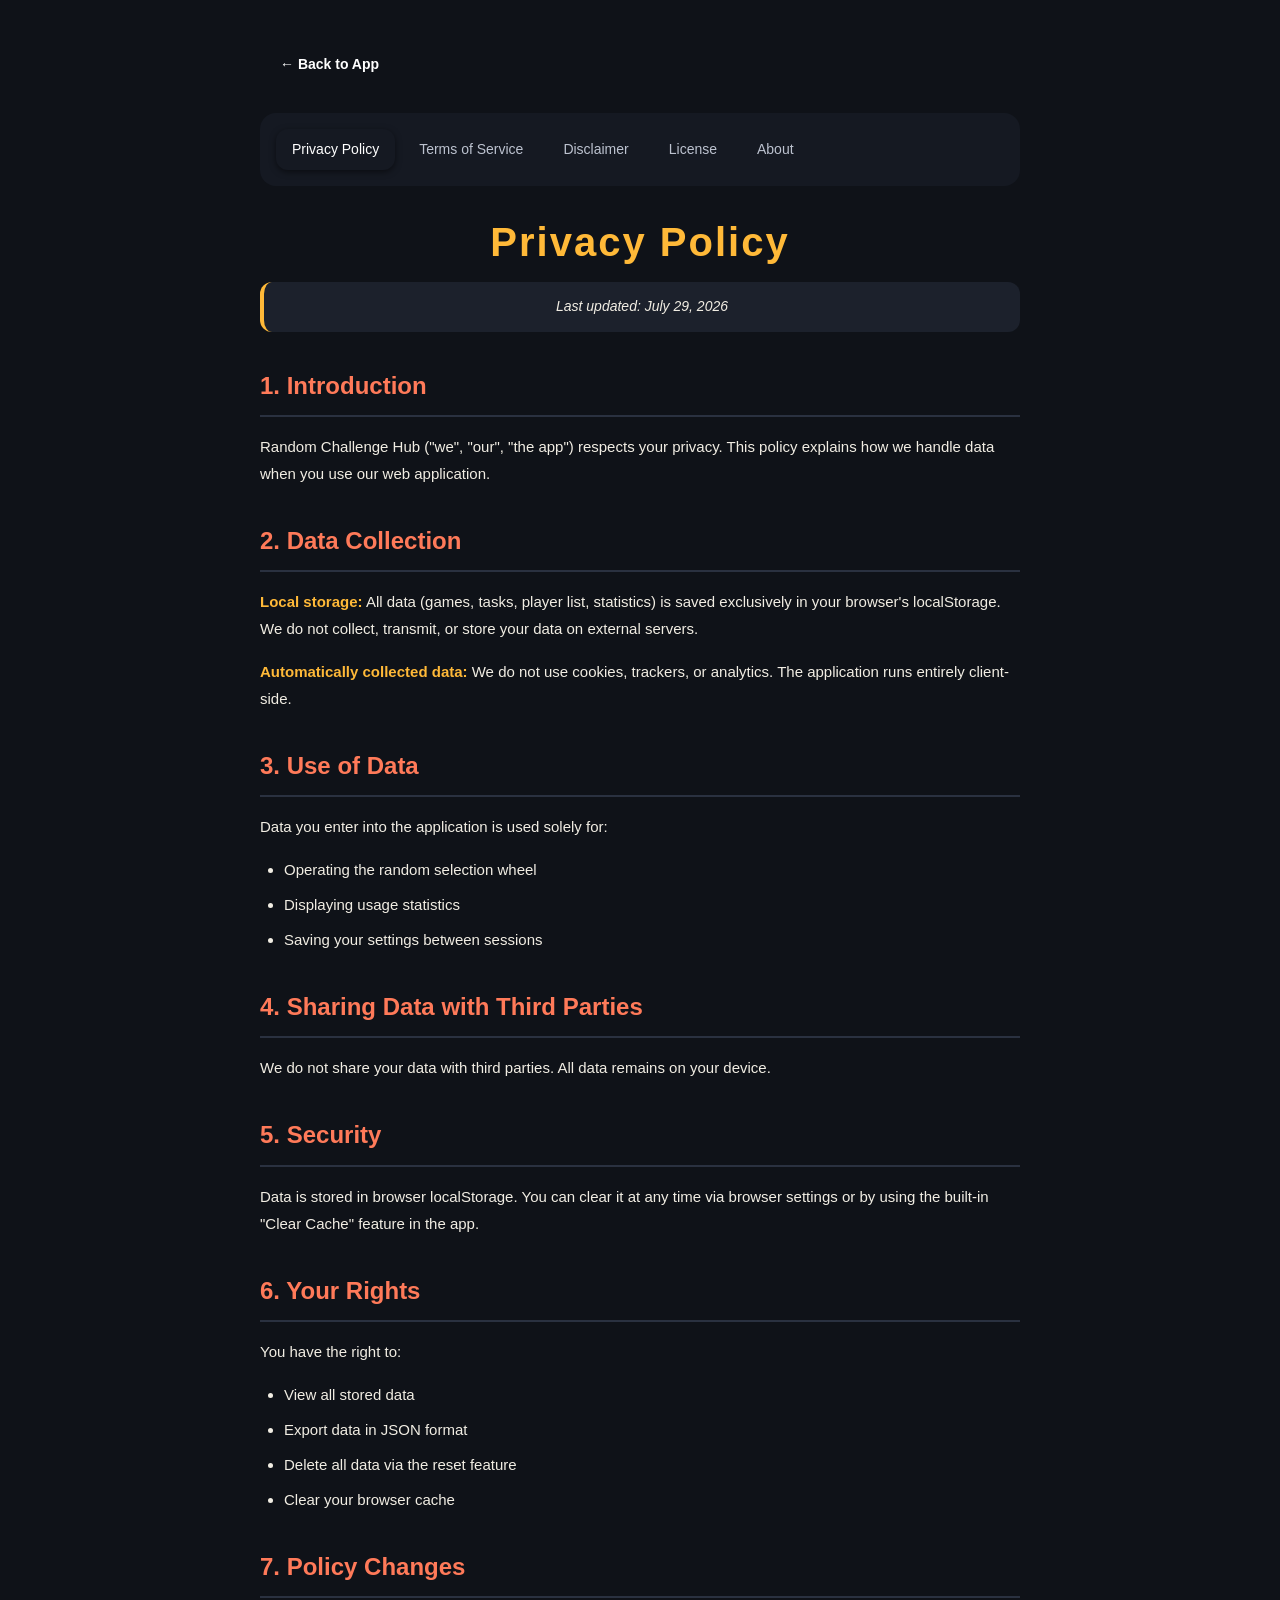
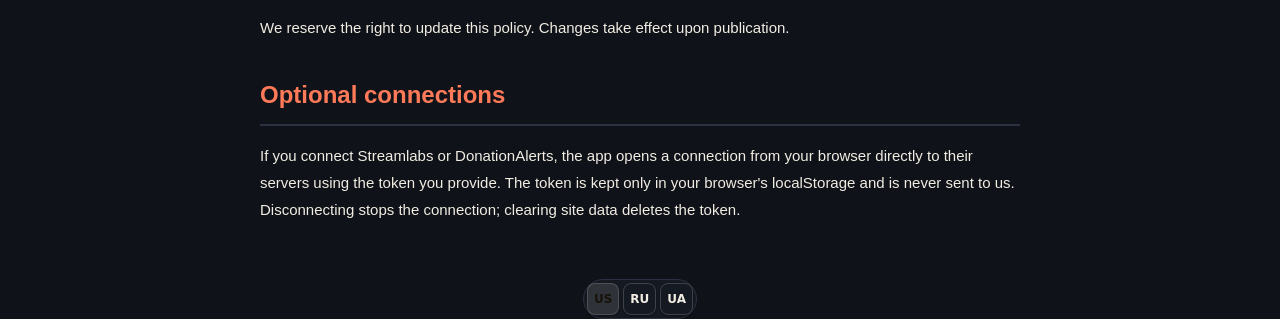
<file: legal/privacy_policy.html>
<!DOCTYPE html>
<html lang="en" dir="ltr">

<head>
    <meta charset="UTF-8">
    <meta name="viewport" content="width=device-width, initial-scale=1.0">
    <title>Privacy Policy | Random Challenge Hub</title>
    <meta name="robots" content="index, follow">
    <meta property="og:type" content="website">
    <meta property="og:url" content="https://random-challenge-hub.vercel.app/legal/privacy_policy.html">
    <meta property="og:site_name" content="Random Challenge Hub">
    <meta name="theme-color" content="#6366f1">
    <!-- Favicon -->
    <link rel="icon" type="image/png" sizes="32x32" href="../favicon/favicon.png">
    <link rel="icon" type="image/png" href="../favicon/favicon.png">
    <link rel="apple-touch-icon" sizes="180x180" href="../favicon/favicon.png">
    <link rel="shortcut icon" href="../favicon/favicon.png">
    <link rel="canonical" href="https://random-challenge-hub.vercel.app/legal/privacy_policy.html">
    <link rel="stylesheet" href="../vendor/bootstrap-icons/bootstrap-icons.min.css">
    <link rel="stylesheet" href="../style.css">
    <script src="../js/icons.js"></script>
    <!-- i18n -->
    <script src="../i18n/en.js"></script>
    <script src="../i18n/ru.js"></script>
    <script src="../i18n/uk.js"></script>
    <script src="../i18n/ext.en.js"></script>
    <script src="../i18n/ext.ru.js"></script>
    <script src="../i18n/ext.uk.js"></script>
    <script src="../i18n/i18n.js"></script>
</head>

<body>

    <div class="legal-page">
        <!-- Кнопка назад -->
        <a href="../index.html" class="back-to-app" data-i18n="common.back_to_app"></a>

        <!-- Навигация -->
        <nav class="legal-nav">
            <a href="privacy_policy.html" class="active" data-i18n="legal.nav_privacy"></a>
            <a href="terms_of_service.html" data-i18n="legal.nav_terms"></a>
            <a href="disclaimer.html" data-i18n="legal.nav_disclaimer"></a>
            <a href="license.html" data-i18n="legal.nav_license"></a>
            <a href="about.html" data-i18n="legal.nav_about"></a>
        </nav>

        <h1 data-i18n="legal.privacy_title"></h1>
        <p class="last-updated" data-i18n="legal.privacy_updated"></p>

        <h2 data-i18n="legal.privacy_h1"></h2>
        <p data-i18n="legal.privacy_p1"></p>

        <h2 data-i18n="legal.privacy_h2"></h2>
        <p><strong data-i18n="legal.privacy_p2a_strong"></strong> <span data-i18n="legal.privacy_p2a"></span></p>
        <p><strong data-i18n="legal.privacy_p2b_strong"></strong> <span data-i18n="legal.privacy_p2b"></span></p>

        <h2 data-i18n="legal.privacy_h3"></h2>
        <p data-i18n="legal.privacy_p3"></p>
        <ul>
            <li data-i18n="legal.privacy_li1"></li>
            <li data-i18n="legal.privacy_li2"></li>
            <li data-i18n="legal.privacy_li3"></li>
        </ul>

        <h2 data-i18n="legal.privacy_h4"></h2>
        <p data-i18n="legal.privacy_p4"></p>

        <h2 data-i18n="legal.privacy_h5"></h2>
        <p data-i18n="legal.privacy_p5"></p>

        <h2 data-i18n="legal.privacy_h6"></h2>
        <p data-i18n="legal.privacy_p6"></p>
        <ul>
            <li data-i18n="legal.privacy_li4"></li>
            <li data-i18n="legal.privacy_li5"></li>
            <li data-i18n="legal.privacy_li6"></li>
            <li data-i18n="legal.privacy_li7"></li>
        </ul>

        <h2 data-i18n="legal.privacy_h7"></h2>
        <p data-i18n="legal.privacy_p7"></p>

        <h2 data-i18n="legal.privacy_h8"></h2>
        <p data-i18n="legal.privacy_p8"></p>


    </div>
</body>

</html>
</file>
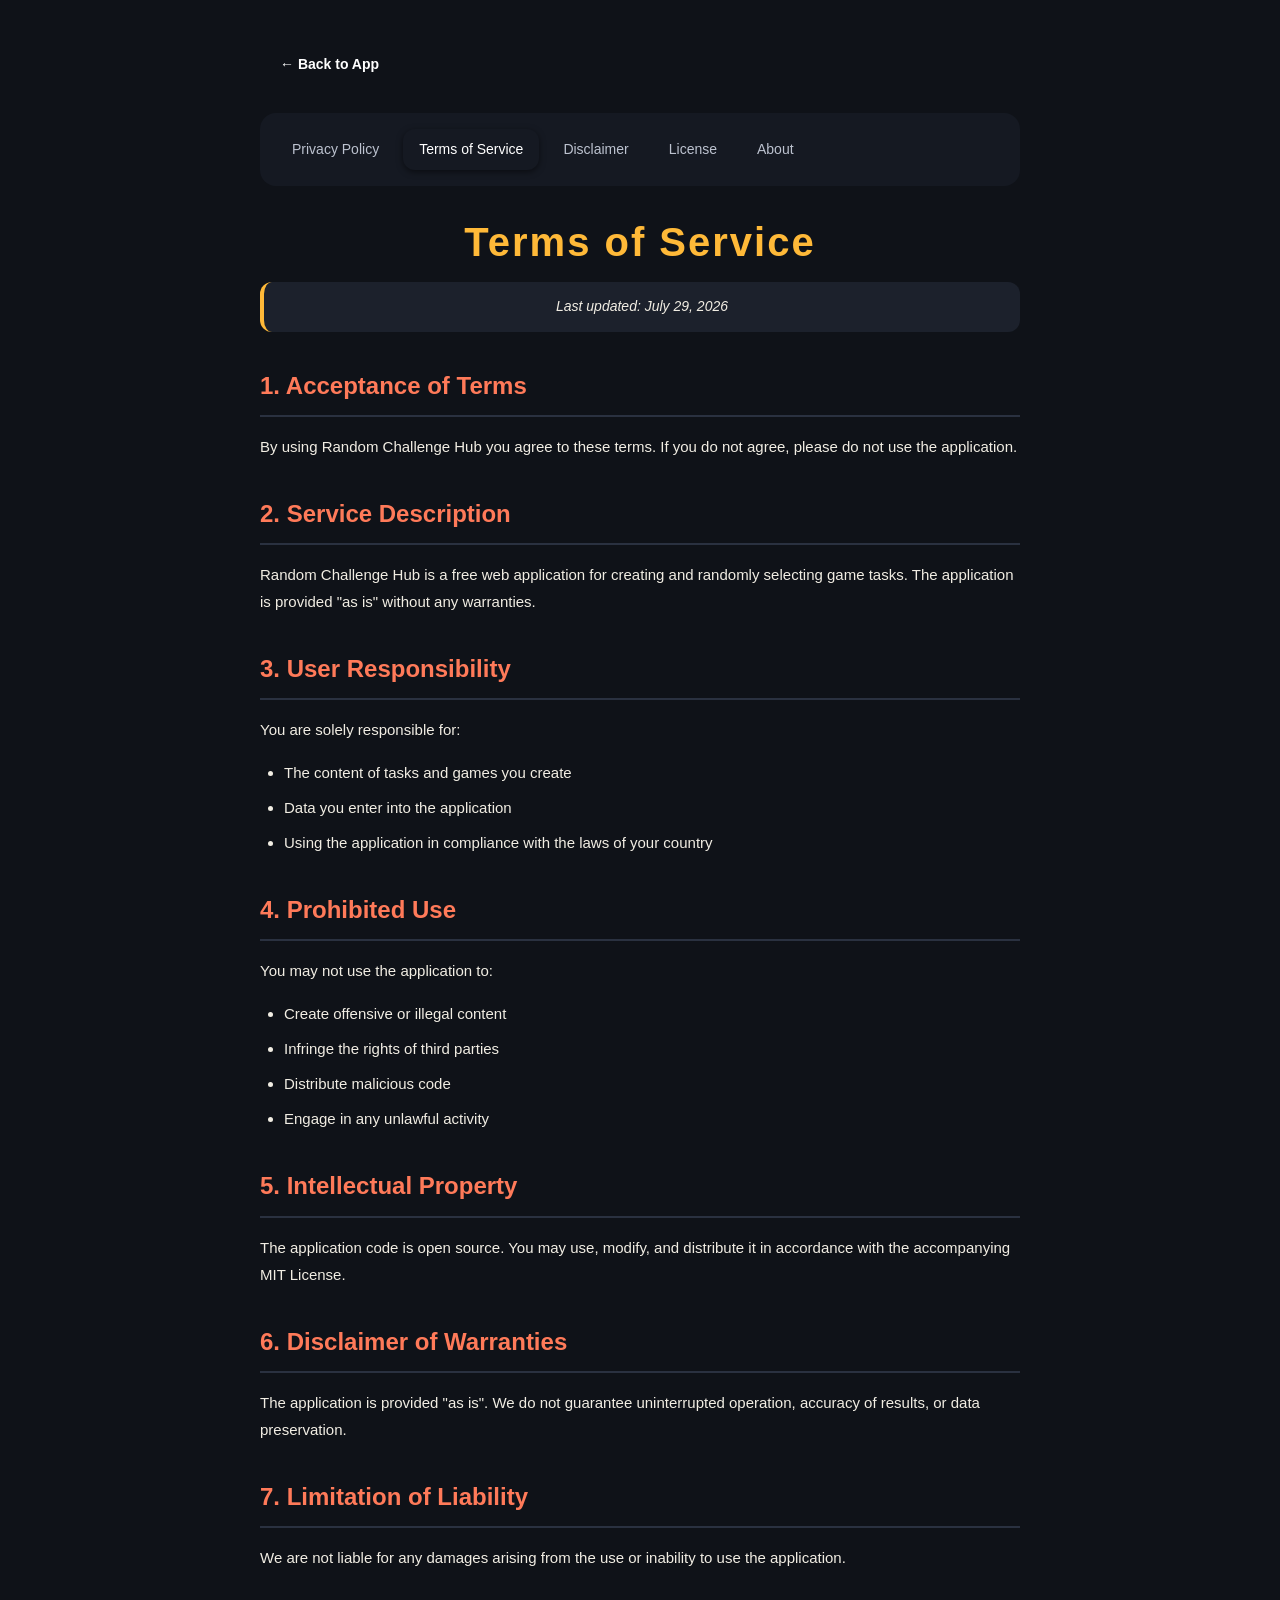
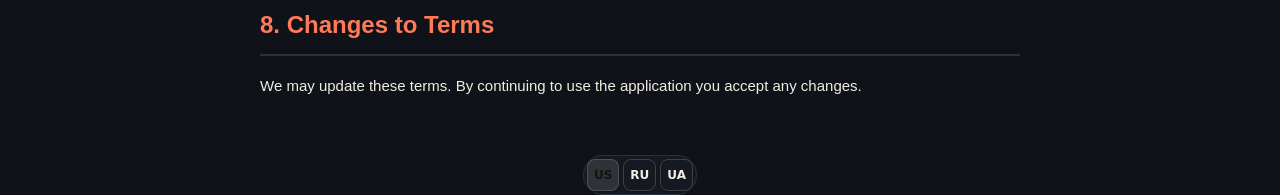
<file: legal/terms_of_service.html>
<!DOCTYPE html>
<html lang="en" dir="ltr">

<head>
    <meta charset="UTF-8">
    <meta name="viewport" content="width=device-width, initial-scale=1.0">
    <title>Terms of Service | Random Challenge Hub</title>
    <meta name="robots" content="index, follow">
    <meta property="og:type" content="website">
    <meta property="og:url" content="https://random-challenge-hub.vercel.app/legal/terms_of_service.html">
    <meta property="og:site_name" content="Random Challenge Hub">
    <meta name="theme-color" content="#6366f1">
    <!-- Favicon -->
    <link rel="icon" type="image/png" sizes="32x32" href="../favicon/favicon.png">
    <link rel="icon" type="image/png" href="../favicon/favicon.png">
    <link rel="apple-touch-icon" sizes="180x180" href="../favicon/favicon.png">
    <link rel="shortcut icon" href="../favicon/favicon.png">
    <link rel="canonical" href="https://random-challenge-hub.vercel.app/legal/terms_of_service.html">
    <link rel="stylesheet" href="../vendor/bootstrap-icons/bootstrap-icons.min.css">
    <link rel="stylesheet" href="../style.css">
    <script src="../js/icons.js"></script>
    <!-- i18n -->
    <script src="../i18n/en.js"></script>
    <script src="../i18n/ru.js"></script>
    <script src="../i18n/uk.js"></script>
    <script src="../i18n/i18n.js"></script>
</head>

<body>

    <div class="legal-page">
        <!-- Кнопка назад -->
        <a href="../index.html" class="back-to-app" data-i18n="common.back_to_app"></a>

        <!-- Навигация -->
        <nav class="legal-nav">
            <a href="privacy_policy.html" data-i18n="legal.nav_privacy"></a>
            <a href="terms_of_service.html" class="active" data-i18n="legal.nav_terms"></a>
            <a href="disclaimer.html" data-i18n="legal.nav_disclaimer"></a>
            <a href="license.html" data-i18n="legal.nav_license"></a>
            <a href="about.html" data-i18n="legal.nav_about"></a>
        </nav>

        <h1 data-i18n="legal.terms_title"></h1>
        <p class="last-updated" data-i18n="legal.terms_updated"></p>

        <h2 data-i18n="legal.terms_h1"></h2>
        <p data-i18n="legal.terms_p1"></p>

        <h2 data-i18n="legal.terms_h2"></h2>
        <p data-i18n="legal.terms_p2"></p>

        <h2 data-i18n="legal.terms_h3"></h2>
        <p data-i18n="legal.terms_p3"></p>
        <ul>
            <li data-i18n="legal.terms_li1"></li>
            <li data-i18n="legal.terms_li2"></li>
            <li data-i18n="legal.terms_li3"></li>
        </ul>

        <h2 data-i18n="legal.terms_h4"></h2>
        <p data-i18n="legal.terms_p4"></p>
        <ul>
            <li data-i18n="legal.terms_li4"></li>
            <li data-i18n="legal.terms_li5"></li>
            <li data-i18n="legal.terms_li6"></li>
            <li data-i18n="legal.terms_li7"></li>
        </ul>

        <h2 data-i18n="legal.terms_h5"></h2>
        <p data-i18n="legal.terms_p5"></p>

        <h2 data-i18n="legal.terms_h6"></h2>
        <p data-i18n="legal.terms_p6"></p>

        <h2 data-i18n="legal.terms_h7"></h2>
        <p data-i18n="legal.terms_p7"></p>

        <h2 data-i18n="legal.terms_h8"></h2>
        <p data-i18n="legal.terms_p8"></p>
    </div>
</body>

</html>
</file>
<file: style.css>
@import url('https://fonts.googleapis.com/css2?family=Unbounded:wght@500;700;800&family=Onest:wght@400;500;600;700&display=swap');

/* ============================================================
   RANDOM CHALLENGE HUB — MASTER STYLESHEET v4.0
   Themes: dark | neon | cyber | streamer | pastel
   ============================================================ */

/* ── THEME VARIABLES ── */
:root,
[data-theme="dark"] {
    --bg-primary:        #0d1117;
    --bg-secondary:      #161b22;
    --bg-tertiary:       #21262d;
    --bg-card:           #1c2128;
    --bg-hover:          #2d333b;
    --bg-input:          #0d1117;

    --text-primary:      #e6edf3;
    --text-secondary:    #b0bbc8;   /* было #8b949e — поднято для читаемости */
    --text-muted:        #768390;   /* было #484f58 — почти невидимый, исправлено */
    --text-inverse:      #0d1117;

    --border-light:      #30363d;
    --border-medium:     #444c56;
    --border-focus:      #6366f1;

    --accent-primary:    #6366f1;
    --accent-primary-l:  #818cf8;
    --accent-primary-d:  #4f46e5;
    --accent-secondary:  #8b5cf6;
    --accent-success:    #3fb950;
    --accent-warning:    #d29922;
    --accent-danger:     #f85149;
    --accent-info:       #388bfd;
    --accent-pink:       #ec4899;
    --accent-cyan:       #39d4d9;
    --accent-orange:     #f0883e;

    --gradient-primary:    linear-gradient(135deg, #6366f1 0%, #8b5cf6 100%);
    --gradient-success:    linear-gradient(135deg, #3fb950 0%, #2ea043 100%);
    --gradient-danger:     linear-gradient(135deg, #f85149 0%, #da3633 100%);
    --gradient-warning:    linear-gradient(135deg, #d29922 0%, #bb8009 100%);
    --gradient-hero:       linear-gradient(135deg, #6366f1 0%, #8b5cf6 50%, #ec4899 100%);
    --gradient-neon:       linear-gradient(135deg, #00ffff 0%, #ff00ff 100%);
    --gradient-gold:       linear-gradient(135deg, #ffd700 0%, #ff8c00 100%);
    --gradient-cyber:      linear-gradient(135deg, #00f5ff 0%, #7b2ff7 100%);

    --shadow-xs:   0 1px 2px rgba(0,0,0,0.4);
    --shadow-sm:   0 2px 6px rgba(0,0,0,0.5);
    --shadow-md:   0 4px 14px rgba(0,0,0,0.5);
    --shadow-lg:   0 8px 24px rgba(0,0,0,0.6);
    --shadow-xl:   0 16px 40px rgba(0,0,0,0.7);
    --shadow-glow: 0 0 20px rgba(99,102,241,0.35);
    --shadow-glow-lg: 0 0 40px rgba(99,102,241,0.55);
    --shadow-success: 0 0 20px rgba(63,185,80,0.4);
    --shadow-danger:  0 0 20px rgba(248,81,73,0.4);
    --shadow-neon:    0 0 30px rgba(0,255,255,0.5);

    --radius-xs: 4px; --radius-sm: 8px; --radius-md: 12px;
    --radius-lg: 16px; --radius-xl: 20px; --radius-2xl: 24px; --radius-full: 9999px;

    --transition-fast:   all 0.15s cubic-bezier(0.4,0,0.2,1);
    --transition-smooth: all 0.3s cubic-bezier(0.4,0,0.2,1);
    --transition-bounce: all 0.4s cubic-bezier(0.175,0.885,0.32,1.275);
    --transition-spring: all 0.5s cubic-bezier(0.34,1.56,0.64,1);

    --wheel-border:     #6366f1;
    --wheel-center:     #161b22;
    --wheel-pin:        #e6edf3;
    --pointer-color:    #f85149;

    --font-mono: 'JetBrains Mono', 'Fira Code', monospace;
}

[data-theme="neon"] {
    --bg-primary:     #050510;
    --bg-secondary:   #0a0a20;
    --bg-tertiary:    #0f0f2e;
    --bg-card:        #0c0c25;
    --bg-hover:       #15153a;
    --bg-input:       #050510;

    --text-primary:   #e0f7ff;
    --text-secondary: #a0d4e8;
    --text-muted:     #406070;

    --border-light:   #1a1a4e;
    --border-medium:  #2a2a70;
    --border-focus:   #00ffff;

    --accent-primary:   #00ffff;
    --accent-primary-l: #66ffff;
    --accent-primary-d: #00cccc;
    --accent-secondary: #ff00ff;
    --accent-success:   #00ff88;
    --accent-warning:   #ffaa00;
    --accent-danger:    #ff3366;
    --accent-info:      #0088ff;
    --accent-pink:      #ff00ff;
    --accent-cyan:      #00ffff;
    --accent-orange:    #ff6600;

    --gradient-primary:  linear-gradient(135deg, #00ffff 0%, #ff00ff 100%);
    --gradient-hero:     linear-gradient(135deg, #00ffff 0%, #7700ff 50%, #ff00ff 100%);
    --gradient-success:  linear-gradient(135deg, #00ff88 0%, #00cc66 100%);
    --gradient-danger:   linear-gradient(135deg, #ff3366 0%, #cc0044 100%);

    --shadow-glow:    0 0 25px rgba(0,255,255,0.5);
    --shadow-glow-lg: 0 0 50px rgba(0,255,255,0.7);
    --shadow-success: 0 0 25px rgba(0,255,136,0.5);
    --shadow-danger:  0 0 25px rgba(255,51,102,0.5);
    --shadow-neon:    0 0 40px rgba(0,255,255,0.8), 0 0 80px rgba(255,0,255,0.4);

    --wheel-border:   #00ffff;
    --wheel-center:   #050510;
    --wheel-pin:      #00ffff;
    --pointer-color:  #ff00ff;
}

[data-theme="cyber"] {
    --bg-primary:     #0a0e1a;
    --bg-secondary:   #111827;
    --bg-tertiary:    #1a2236;
    --bg-card:        #131c2e;
    --bg-hover:       #1e2d45;
    --bg-input:       #0a0e1a;

    --text-primary:   #e2e8f5;
    --text-secondary: #8da0c4;
    --text-muted:     #3d5278;

    --border-light:   #1e2d45;
    --border-medium:  #2a3f60;
    --border-focus:   #00d4ff;

    --accent-primary:   #00d4ff;
    --accent-primary-l: #66e8ff;
    --accent-primary-d: #009acc;
    --accent-secondary: #7b2ff7;
    --accent-success:   #00e676;
    --accent-warning:   #ffab40;
    --accent-danger:    #ff5252;
    --accent-info:      #448aff;
    --accent-pink:      #e040fb;
    --accent-cyan:      #00d4ff;
    --accent-orange:    #ff6d00;

    --gradient-primary:  linear-gradient(135deg, #00d4ff 0%, #7b2ff7 100%);
    --gradient-hero:     linear-gradient(135deg, #00d4ff 0%, #7b2ff7 50%, #e040fb 100%);
    --gradient-success:  linear-gradient(135deg, #00e676 0%, #00c853 100%);
    --gradient-danger:   linear-gradient(135deg, #ff5252 0%, #d50000 100%);

    --shadow-glow:    0 0 20px rgba(0,212,255,0.4);
    --shadow-glow-lg: 0 0 45px rgba(0,212,255,0.6);
    --shadow-neon:    0 0 30px rgba(0,212,255,0.6), 0 0 60px rgba(123,47,247,0.3);

    --wheel-border:   #00d4ff;
    --wheel-center:   #0a0e1a;
    --wheel-pin:      #00d4ff;
    --pointer-color:  #e040fb;
}

[data-theme="streamer"] {
    --bg-primary:     #18181b;
    --bg-secondary:   #1f1f23;
    --bg-tertiary:    #26262c;
    --bg-card:        #1f1f23;
    --bg-hover:       #2e2e35;
    --bg-input:       #18181b;

    --text-primary:   #efeff1;
    --text-secondary: #adadb8;
    --text-muted:     #53535f;

    --border-light:   #2e2e35;
    --border-medium:  #3d3d47;
    --border-focus:   #9147ff;

    --accent-primary:   #9147ff;
    --accent-primary-l: #a970ff;
    --accent-primary-d: #772ce8;
    --accent-secondary: #bf94ff;
    --accent-success:   #00e5b3;
    --accent-warning:   #ffb700;
    --accent-danger:    #ff5e5e;
    --accent-info:      #00b5e2;
    --accent-pink:      #ff6ec7;
    --accent-cyan:      #00e5b3;
    --accent-orange:    #ff9800;

    --gradient-primary:  linear-gradient(135deg, #9147ff 0%, #bf94ff 100%);
    --gradient-hero:     linear-gradient(135deg, #9147ff 0%, #bf94ff 100%);
    --gradient-success:  linear-gradient(135deg, #00e5b3 0%, #00c89e 100%);
    --gradient-danger:   linear-gradient(135deg, #ff5e5e 0%, #e53935 100%);

    --shadow-glow:    0 0 20px rgba(145,71,255,0.4);
    --shadow-glow-lg: 0 0 45px rgba(145,71,255,0.6);
    --shadow-neon:    0 0 30px rgba(145,71,255,0.6);

    --wheel-border:   #9147ff;
    --wheel-center:   #18181b;
    --wheel-pin:      #efeff1;
    --pointer-color:  #00e5b3;
}

[data-theme="pastel"] {
    --bg-primary:     #faf5ff;
    --bg-secondary:   #ffffff;
    --bg-tertiary:    #f3f0ff;
    --bg-card:        #ffffff;
    --bg-hover:       #ede9fe;
    --bg-input:       #faf5ff;

    --text-primary:   #1e1b4b;
    --text-secondary: #5b5ea6;
    --text-muted:     #a5b4fc;

    --border-light:   #e0d9f7;
    --border-medium:  #c7bbf3;
    --border-focus:   #8b5cf6;

    --accent-primary:   #8b5cf6;
    --accent-primary-l: #a78bfa;
    --accent-primary-d: #7c3aed;
    --accent-secondary: #ec4899;
    --accent-success:   #10b981;
    --accent-warning:   #f59e0b;
    --accent-danger:    #ef4444;
    --accent-info:      #6366f1;
    --accent-pink:      #ec4899;
    --accent-cyan:      #06b6d4;
    --accent-orange:    #f97316;

    --gradient-primary:  linear-gradient(135deg, #8b5cf6 0%, #ec4899 100%);
    --gradient-hero:     linear-gradient(135deg, #c084fc 0%, #f472b6 50%, #fb923c 100%);
    --gradient-success:  linear-gradient(135deg, #34d399 0%, #10b981 100%);
    --gradient-danger:   linear-gradient(135deg, #f87171 0%, #ef4444 100%);

    --shadow-glow:    0 0 20px rgba(139,92,246,0.25);
    --shadow-glow-lg: 0 0 40px rgba(139,92,246,0.4);
    --shadow-neon:    0 0 25px rgba(139,92,246,0.4);

    --wheel-border:   #8b5cf6;
    --wheel-center:   #faf5ff;
    --wheel-pin:      #1e1b4b;
    --pointer-color:  #ec4899;
    --shadow-sm: 0 1px 3px rgba(100,70,200,0.12), 0 1px 2px rgba(100,70,200,0.08);
    --shadow-md: 0 4px 10px rgba(100,70,200,0.1), 0 2px 4px rgba(100,70,200,0.08);
    --shadow-lg: 0 8px 20px rgba(100,70,200,0.12), 0 4px 6px rgba(100,70,200,0.06);
}

/* ── RESET ── */
*,*::before,*::after { box-sizing: border-box; margin: 0; padding: 0 }
html { scroll-behavior: smooth }

::-webkit-scrollbar { width: 6px; height: 6px }
::-webkit-scrollbar-track { background: transparent }
::-webkit-scrollbar-thumb { background: var(--border-medium); border-radius: 3px }
::-webkit-scrollbar-thumb:hover { background: var(--accent-primary) }

body {
    margin: 0;
    min-height: 100vh;
    background: var(--bg-primary);
    font-family: 'Inter', system-ui, -apple-system, sans-serif, bootstrap-icons;
    color: var(--text-primary);
    display: flex;
    flex-direction: column;
    align-items: center;
    padding: 0 16px 40px;
    position: relative;
    overflow-x: hidden;
    line-height: 1.6;
    -webkit-font-smoothing: antialiased;
    transition: background 0.4s ease, color 0.3s ease;
}

/* ── BACKGROUND DECORATION ── */
.background-decoration {
    position: fixed; top: 0; left: 0; width: 100%; height: 100%;
    pointer-events: none; z-index: 0; overflow: hidden;
}
.bg-shape {
    position: absolute; border-radius: var(--radius-full);
    filter: blur(80px); animation: floatShape linear infinite;
}
@keyframes floatShape {
    0%   { transform: translateY(0)   rotate(0deg)   scale(1)   }
    33%  { transform: translateY(-30px) rotate(120deg) scale(1.1) }
    66%  { transform: translateY(20px)  rotate(240deg) scale(0.9) }
    100% { transform: translateY(0)   rotate(360deg) scale(1)   }
}

/* ── CONTAINER ── */
.container {
    width: 100%; max-width: 980px; margin: 0 auto;
    padding: 20px 0 40px; position: relative; z-index: 1;
}

/* ── HEADER ── */
.app-header {
    text-align: center; margin-bottom: 36px;
    padding: 50px 20px 30px; position: relative;
}
.header-top-bar {
    position: absolute; top: 16px; right: 0;
    display: flex; gap: 8px; align-items: center;
}
.theme-switcher {
    display: flex; gap: 6px; background: var(--bg-secondary);
    border: 1px solid var(--border-light); border-radius: var(--radius-full);
    padding: 4px;
}
.theme-btn {
    width: 28px; height: 28px; border-radius: 50%;
    border: 2px solid transparent; cursor: pointer;
    transition: var(--transition-fast); font-size: 12px;
    display: flex; align-items: center; justify-content: center;
    background: var(--bg-tertiary); color: var(--text-secondary);
}
.theme-btn:hover { transform: scale(1.2); border-color: var(--accent-primary) }
.theme-btn.active { border-color: var(--accent-primary); background: var(--accent-primary); color: #fff }

.logo-container { display: flex; align-items: center; justify-content: center; gap: 16px; margin-bottom: 12px }
.logo-icon { font-size: 48px; animation: logoFloat 3s ease-in-out infinite; filter: drop-shadow(0 4px 12px rgba(99,102,241,0.4)) }
@keyframes logoFloat { 0%,100% { transform: translateY(0) rotate(0deg) } 50% { transform: translateY(-10px) rotate(5deg) } }

h1 {
    font-family: 'Orbitron', sans-serif, bootstrap-icons; font-size: clamp(28px,5.5vw,46px);
    font-weight: 900; letter-spacing: 2px;
    background: var(--gradient-hero);
    -webkit-background-clip: text; -webkit-text-fill-color: transparent; background-clip: text;
    user-select: none; line-height: 1.2;
}
h1 span { background: var(--gradient-success); -webkit-background-clip: text; background-clip: text }

.tagline { font-size: 13px; color: var(--text-secondary); font-weight: 500; letter-spacing: 5px; text-transform: uppercase; margin-top: 6px }
.live-badge {
    display: inline-flex; align-items: center; gap: 6px;
    background: var(--accent-danger); color: #fff;
    font-size: 10px; font-weight: 700; letter-spacing: 2px;
    padding: 3px 10px; border-radius: var(--radius-full);
    animation: livePulse 1.5s infinite; margin-top: 8px;
}
@keyframes livePulse { 0%,100% { opacity: 1 } 50% { opacity: 0.7 } }
.live-dot { width: 6px; height: 6px; background: #fff; border-radius: 50%; animation: livePulse 1s infinite }

/* ── MAIN PANEL (tabs wrapper) ── */
.panel {
    background: var(--bg-secondary);
    padding: 28px;
    border-radius: var(--radius-2xl);
    border: 1px solid var(--border-light);
    box-shadow: var(--shadow-lg);
}

/* ── TABS ── */
.cyber-tabs {
    display: flex; gap: 4px; margin-bottom: 24px; flex-wrap: wrap;
    justify-content: center; padding: 5px;
    background: var(--bg-tertiary); border-radius: var(--radius-xl);
    box-shadow: var(--shadow-sm); border: 1px solid var(--border-light);
    position: sticky; top: 8px; z-index: 100; backdrop-filter: blur(12px);
}
.cyber-tab {
    padding: 9px 18px; background: transparent;
    border: 2px solid transparent; border-radius: var(--radius-lg);
    color: var(--text-secondary); cursor: pointer;
    font-family: 'Inter', sans-serif, bootstrap-icons; font-size: 13px; font-weight: 600;
    transition: var(--transition-smooth); white-space: nowrap;
    display: flex; align-items: center; gap: 6px;
}
.cyber-tab:hover { color: var(--accent-primary); background: rgba(99,102,241,0.07); border-color: rgba(99,102,241,0.2) }
.cyber-tab.active {
    background: var(--gradient-primary); color: #fff;
    box-shadow: 0 4px 15px rgba(99,102,241,0.4); border-color: transparent;
    font-weight: 700; transform: translateY(-1px);
}
.tab-icon { font-size: 15px }
.tab-badge {
    background: rgba(255,255,255,0.25); color: #fff;
    font-size: 10px; font-weight: 700; padding: 1px 6px;
    border-radius: var(--radius-full); min-width: 18px; text-align: center;
}
.cyber-tab:not(.active) .tab-badge { background: var(--bg-hover); color: var(--text-muted) }
.tab-content { animation: fadeInUp 0.35s ease }

@keyframes fadeInUp {
    from { opacity: 0; transform: translateY(14px) }
    to   { opacity: 1; transform: translateY(0) }
}

/* ── SECTION ── */
.panel-section {
    margin-bottom: 20px; padding: 22px;
    background: var(--bg-tertiary); border-radius: var(--radius-xl);
    border: 1px solid var(--border-light); transition: var(--transition-smooth);
}
.panel-section:hover { border-color: var(--accent-primary); box-shadow: var(--shadow-md) }

.section-title {
    font-family: 'Orbitron', sans-serif, bootstrap-icons; font-size: 13px; font-weight: 700;
    margin-bottom: 16px; letter-spacing: 1.5px; text-transform: uppercase;
    display: flex; align-items: center; gap: 8px;
}
.section-badge {
    font-size: 10px; background: var(--gradient-primary); color: #fff;
    padding: 2px 8px; border-radius: var(--radius-full); font-family: 'Inter', sans-serif, bootstrap-icons;
    font-weight: 700; letter-spacing: 1px;
}
.neon-text { background: var(--gradient-primary); -webkit-background-clip: text; -webkit-text-fill-color: transparent; background-clip: text }

/* ── INPUT GROUP ── */
.input-group { display: flex; gap: 10px; flex-wrap: wrap; align-items: center }

/* ── INPUTS ── */
input[type="text"], input[type="number"], input[type="url"], input[type="color"],
select, textarea {
    flex: 1; min-width: 180px; padding: 11px 14px;
    background: var(--bg-input); color: var(--text-primary);
    border: 2px solid var(--border-light); border-radius: var(--radius-md);
    font-family: 'Inter', sans-serif, bootstrap-icons; font-size: 14px;
    outline: none; transition: var(--transition-fast);
}
input:hover, select:hover { border-color: var(--border-medium) }
input:focus, select:focus { border-color: var(--border-focus); box-shadow: var(--shadow-glow) }
input::placeholder { color: var(--text-muted); font-size: 13px }
textarea { resize: vertical; min-height: 80px }
select {
    appearance: none; cursor: pointer; padding-right: 36px;
    background-image: url("data:image/svg+xml,%3Csvg xmlns='http://www.w3.org/2000/svg' width='12' height='12' fill='%236366f1' viewBox='0 0 16 16'%3E%3Cpath d='M8 11L3 6h10l-5 5z'/%3E%3C/svg%3E");
    background-repeat: no-repeat; background-position: right 14px center;
}
input[type="color"] {
    width: 42px; height: 42px; min-width: 42px; padding: 3px 4px;
    border-radius: var(--radius-md); cursor: pointer; flex: none;
}
input[type="range"] {
    -webkit-appearance: none; appearance: none; width: 100%; height: 6px;
    background: var(--border-medium); border-radius: 3px; border: none; padding: 0;
    outline: none; cursor: pointer; min-width: unset; flex: 1;
}
input[type="range"]::-webkit-slider-thumb {
    -webkit-appearance: none; appearance: none;
    width: 18px; height: 18px; border-radius: 50%;
    background: var(--gradient-primary); cursor: pointer;
    box-shadow: 0 0 6px rgba(99,102,241,0.5); border: 2px solid var(--bg-secondary);
}
input[type="range"]::-webkit-slider-thumb:hover { transform: scale(1.2) }

/* ── BUTTONS ── */
button {
    padding: 10px 18px; background: var(--bg-card); color: var(--text-primary);
    border: 2px solid var(--border-light); border-radius: var(--radius-md);
    cursor: pointer; font-family: 'Inter', sans-serif, bootstrap-icons;
    font-weight: 600; font-size: 13px; transition: var(--transition-smooth);
    white-space: nowrap; box-shadow: var(--shadow-xs);
    display: inline-flex; align-items: center; justify-content: center; gap: 6px;
}
button:hover { border-color: var(--accent-primary); box-shadow: var(--shadow-md); transform: translateY(-1px) }
button:active { transform: translateY(0) }
button:disabled { opacity: 0.45; cursor: not-allowed; transform: none !important; box-shadow: none !important }

.add-btn    { background: var(--gradient-success); color: #fff; border: none }
.add-btn:hover { box-shadow: var(--shadow-success) }
.danger-btn { background: var(--gradient-danger); color: #fff; border: none }
.danger-btn:hover { box-shadow: var(--shadow-danger) }
.primary-btn { background: var(--gradient-primary); color: #fff; border: none }
.primary-btn:hover { box-shadow: var(--shadow-glow-lg) }

.export-btn { border-color: var(--accent-info);  color: var(--accent-info) }
.export-btn:hover { background: var(--accent-info); color: #fff }
.import-btn { border-color: var(--accent-primary); color: var(--accent-primary) }
.import-btn:hover { background: var(--accent-primary); color: #fff }

/* Toggle switch */
.toggle-switch {
    position: relative;
    display: inline-block;
    width: 44px;
    height: 24px;
    margin: 0;
}

.toggle-switch input {
    opacity: 0;
    width: 0;
    height: 0;
}

.toggle-slider {
    position: absolute;
    cursor: pointer;
    top: 0;
    left: 0;
    right: 0;
    bottom: 0;
    background-color: var(--bg-input);
    border: 1px solid var(--border-medium);
    transition: .3s;
    border-radius: 24px;
}

.toggle-slider:before {
    position: absolute;
    content: "";
    height: 18px;
    width: 18px;
    left: 2px;
    bottom: 2px;
    background-color: var(--text-muted);
    transition: .3s;
    border-radius: 50%;
}

input:checked + .toggle-slider {
    background-color: var(--accent-primary);
    border-color: var(--accent-primary);
}

input:focus + .toggle-slider {
    box-shadow: 0 0 0 2px rgba(99, 102, 241, 0.2);
}

input:checked + .toggle-slider:before {
    transform: translateX(20px);
    background-color: white;
}

/* Disabled button state */
.cyber-btn:disabled {
    opacity: 0.5;
    cursor: not-allowed;
    pointer-events: none;
}

.outline-btn { background: transparent !important; border: 2px solid var(--accent-danger) !important; color: var(--accent-danger) !important }
.outline-btn:hover { background: var(--accent-danger) !important; color: #fff !important }

.delete-btn  { background: transparent; border: 1px solid var(--accent-danger); color: var(--accent-danger); padding: 5px 10px; font-size: 13px; min-width: unset }
.delete-btn:hover { background: var(--accent-danger); color: #fff }
.delete-task-btn { background: none; border: none; color: var(--text-muted); font-size: 16px; cursor: pointer; padding: 4px 7px; border-radius: var(--radius-sm) }
.delete-task-btn:hover { color: var(--accent-danger); background: rgba(248,81,73,0.12); transform: none }

/* ── SPIN BUTTON ── */
.spin-btn {
    background: var(--gradient-primary); color: #fff; border: none;
    font-family: 'Orbitron', sans-serif, bootstrap-icons; font-weight: 900; font-size: 15px;
    padding: 18px 36px; letter-spacing: 3px; border-radius: var(--radius-xl);
    box-shadow: var(--shadow-glow); width: 100%; margin-top: 12px;
    animation: subtlePulse 3s infinite; position: relative; overflow: hidden;
}
.spin-btn::before {
    content: ''; position: absolute; top: -50%; left: -60%;
    width: 40%; height: 200%; background: rgba(255,255,255,0.15);
    transform: skewX(-20deg); transition: left 0.6s ease;
}
.spin-btn:hover::before { left: 120% }
.spin-btn:hover { box-shadow: var(--shadow-glow-lg); transform: translateY(-3px) }
.spin-btn:disabled { animation: none; opacity: 0.5 }
@keyframes subtlePulse {
    0%,100% { box-shadow: var(--shadow-glow) }
    50%     { box-shadow: var(--shadow-glow-lg) }
}

/* ── TOGGLE SWITCH ── */
.toggle-switch { position: relative; display: inline-block; width: 48px; height: 26px; flex-shrink: 0 }
.toggle-switch input { opacity: 0; width: 0; height: 0 }
.toggle-slider {
    position: absolute; cursor: pointer; top: 0; left: 0; right: 0; bottom: 0;
    background: var(--border-medium); border-radius: 26px; transition: 0.3s;
}
.toggle-slider::before {
    content: ''; position: absolute; height: 20px; width: 20px; left: 3px; bottom: 3px;
    background: #fff; border-radius: 50%; transition: 0.3s; box-shadow: 0 2px 4px rgba(0,0,0,0.3);
}
.toggle-switch input:checked + .toggle-slider { background: var(--gradient-primary) }
.toggle-switch input:checked + .toggle-slider::before { transform: translateX(22px) }

/* ── GAME CARDS ── */
.games-list { display: flex; flex-direction: column; gap: 14px }
.game-card {
    background: var(--bg-card); border: 1px solid var(--border-light);
    border-radius: var(--radius-xl); padding: 18px;
    transition: var(--transition-smooth); box-shadow: var(--shadow-xs);
}
.game-card:hover { border-color: var(--accent-primary); box-shadow: var(--shadow-lg), var(--shadow-glow) }
.game-header {
    display: flex; justify-content: space-between; align-items: center;
    cursor: pointer; user-select: none; padding-bottom: 10px;
    border-bottom: 2px solid var(--border-light); transition: all 0.3s;
}
.game-header:hover { border-bottom-color: var(--accent-primary) }
.game-header-left { display: flex; align-items: center; gap: 10px }
.game-header-right { display: flex; align-items: center; gap: 10px }
.dropdown-arrow { font-size: 11px; color: var(--accent-primary); transition: transform 0.3s; width: 18px; text-align: center }
.game-name { font-family: 'Orbitron', sans-serif, bootstrap-icons; font-size: 13px; font-weight: 700; word-break: break-word; overflow-wrap: anywhere; line-height: 1.3 }
.task-count { font-size: 11px; color: var(--text-secondary); background: var(--bg-hover); padding: 3px 10px; border-radius: var(--radius-full); font-weight: 600; white-space: nowrap; flex-shrink: 0 }

.tasks-dropdown { overflow: hidden; transition: all 0.3s ease }
.tasks-dropdown.hidden { display: none }
.tasks-list { display: grid; gap: 7px; margin-top: 14px; padding-top: 14px; border-top: 1px solid var(--border-light) }
.task-item {
    display: flex; align-items: center; gap: 10px; padding: 9px 12px;
    background: var(--bg-tertiary); border-radius: var(--radius-md); transition: all 0.2s;
}
.task-item:hover { background: var(--bg-hover); transform: translateX(4px) }
.task-number { color: var(--accent-primary); font-size: 10px; font-weight: 700; min-width: 26px; background: rgba(99,102,241,0.12); padding: 2px 5px; border-radius: var(--radius-xs); text-align: center; flex-shrink: 0 }
.task-text { flex: 1; text-align: left; font-size: 13px; color: var(--text-primary); word-break: break-word; overflow-wrap: anywhere; line-height: 1.5 }
.task-actions { margin-top: 10px; padding-top: 10px; border-top: 1px solid var(--border-light) }
.empty-text { color: var(--text-muted); font-size: 13px; text-align: center; padding: 12px }
.panel-actions { display: flex; gap: 10px; flex-wrap: wrap; margin-top: 16px; padding-top: 16px; border-top: 1px solid var(--border-light) }

/* ── PLAYERS ── */
.players-grid { display: grid; grid-template-columns: repeat(auto-fill,minmax(230px,1fr)); gap: 14px }
.player-card {
    display: flex; align-items: center; gap: 14px; padding: 14px;
    background: var(--bg-card); border: 2px solid var(--border-light);
    border-radius: var(--radius-xl); transition: var(--transition-smooth);
}
.player-card:hover { box-shadow: var(--shadow-lg); transform: translateY(-2px) }
.player-avatar {
    width: 46px; height: 46px; border-radius: 50%;
    display: flex; align-items: center; justify-content: center;
    font-size: 19px; font-weight: 700; color: #fff;
    background: var(--gradient-primary); flex-shrink: 0;
    box-shadow: 0 3px 10px rgba(0,0,0,0.3);
}
.player-info { flex: 1; text-align: left }
.player-name { display: block; font-size: 15px; font-weight: 600 }
.player-color { font-size: 10px; color: var(--text-secondary); text-transform: uppercase; letter-spacing: 1px }
.player-stats-mini { font-size: 11px; color: var(--text-secondary) }
.players-panel { display: flex; flex-direction: column; gap: 16px }

/* ── ROULETTE PANEL ── */
.roulette-panel {
    display: flex;
    flex-direction: column;
    align-items: center;
    gap: 16px;
    width: 100%;
}
/* колесо + кнопка идут плотно друг за другом */
.wheel-and-controls {
    display: flex;
    flex-direction: column;
    align-items: center;
    gap: 12px;          /* небольшой зазор между колесом и кнопкой */
    width: 100%;
}
.roulette-info {
    text-align: center; padding: 18px; background: var(--bg-tertiary);
    border-radius: var(--radius-xl); border: 1px solid var(--border-light); width: 100%;
}
.roulette-mode { font-size: 15px; font-weight: 600; margin-bottom: 6px }
.roulette-hint  { font-size: 10px; color: var(--text-muted); padding: 10px; }

/* Mode buttons */
.mode-selector { margin-bottom: 14px }
.mode-buttons { display: flex; gap: 8px; justify-content: center; flex-wrap: wrap; margin-top: 10px }
.mode-btn {
    display: flex; flex-direction: column; align-items: center; gap: 3px;
    padding: 12px 18px; min-width: 130px;
    background: var(--bg-card); color: var(--text-secondary);
    border: 2px solid var(--border-light); border-radius: var(--radius-xl);
    cursor: pointer; font-weight: 600; font-size: 12px;
    transition: var(--transition-smooth); position: relative; overflow: hidden;
}
.mode-btn-icon { font-size: 20px }
.mode-btn-text { font-weight: 700; font-size: 12px }
.mode-btn-desc { font-size: 10px; opacity: 0.65 }
.mode-btn:hover { border-color: var(--accent-primary); color: var(--accent-primary); transform: translateY(-1px); box-shadow: var(--shadow-md) }
.mode-btn.active {
    background: var(--gradient-primary); color: #fff;
    border-color: transparent; box-shadow: 0 4px 20px rgba(99,102,241,0.45);
    transform: translateY(-2px); animation: activeModeGlow 2.5s infinite;
}
@keyframes activeModeGlow {
    0%,100% { box-shadow: 0 4px 20px rgba(99,102,241,0.45) }
    50%     { box-shadow: 0 6px 32px rgba(99,102,241,0.7), 0 0 60px rgba(139,92,246,0.3) }
}

/* Wheel */
.wheel-container {
    position: relative;
    display: inline-block;
    /* убран margin-bottom: 160px — popup теперь не выталкивает кнопку */
}

/* Убедиться что панель рулетки поверх фона */
.panel {
    position: relative;
    z-index: 2;
    isolation: isolate;
}
.wheel-outer-ring {
    position: absolute; inset: -12px; border-radius: 50%;
    border: 3px solid var(--wheel-border); opacity: 0.3;
    animation: ringRotate 20s linear infinite; pointer-events: none;
    background: conic-gradient(from 0deg, transparent 0deg, var(--accent-primary) 5deg, transparent 10deg, transparent 355deg);
}
@keyframes ringRotate { from { transform: rotate(0deg) } to { transform: rotate(360deg) } }

#rouletteWheel {
    display: block; margin: 0 auto;
    filter: drop-shadow(0 8px 24px rgba(0,0,0,0.5));
    transition: filter 0.3s ease, transform 0.2s ease;
    max-width: 100%; cursor: pointer;
}
.wheel-pointer {
    position: absolute; top: -14px; left: 50%; transform: translateX(-50%);
    font-size: 26px; color: var(--pointer-color); z-index: 10;
    animation: pointerBounce 1.5s infinite;
    filter: drop-shadow(0 3px 6px rgba(248,81,73,0.5));
}
@keyframes pointerBounce { 0%,100% { transform: translateX(-50%) translateY(0) } 50% { transform: translateX(-50%) translateY(-5px) } }
.wheel-tick-marks {
    position: absolute; inset: 0; border-radius: 50%; pointer-events: none;
    animation: ringRotate 60s linear infinite reverse; opacity: 0.15;
}

/* Pre-spin stats */
.pre-spin-stats { display: flex; gap: 8px; flex-wrap: wrap; width: 100%; margin-bottom: 4px }
.pre-stat-item {
    flex: 1; min-width: 100px; display: flex; align-items: center; gap: 8px;
    padding: 10px 14px; background: var(--bg-tertiary); border-radius: var(--radius-md);
    border: 1px solid var(--border-light); transition: var(--transition-smooth);
}
.pre-stat-item:hover { border-color: var(--accent-primary); box-shadow: var(--shadow-sm) }
.pre-stat-icon { font-size: 18px }
.pre-stat-text { font-size: 12px; color: var(--text-secondary) }
.pre-stat-text strong { color: var(--text-primary) }

/* Popup result — fixed поверх всего, включая sticky-меню */
.wheel-result-popup {
    position: fixed;            /* fixed = поверх sticky tabs */
    top: 50%;
    left: 50%;
    transform: translate(-50%, -50%);
    background: var(--bg-card);
    border: 2px solid var(--accent-primary);
    border-radius: var(--radius-xl);
    padding: 20px 28px;
    box-shadow: 0 0 0 9999px rgba(0,0,0,0.35), var(--shadow-xl), var(--shadow-glow);
    z-index: 500;               /* выше cyber-tabs (100) */
    width: max-content;
    max-width: min(340px, 90vw);
    min-width: 220px;
    text-align: center;
    backdrop-filter: blur(20px);
    animation: popupBounce 0.55s cubic-bezier(0.175,0.885,0.32,1.275);
}
.wheel-result-popup.win {
    border-color: var(--accent-success) !important;
    box-shadow: 0 0 0 9999px rgba(0,0,0,0.4), var(--shadow-xl), var(--shadow-success) !important;
}
.popup-content { display: flex; flex-direction: column; gap: 8px }
.popup-game, .popup-player, .popup-task {
    font-size: 14px; font-weight: 600; line-height: 1.5;
    word-break: break-word; overflow-wrap: anywhere;
    color: var(--text-primary);
}
.popup-game   { font-size: 13px; color: var(--text-secondary) }
.popup-player { font-size: 14px; font-weight: 700 }
.popup-task   { font-size: 15px; font-weight: 700; color: var(--accent-success);
                padding: 8px 10px; background: rgba(63,185,80,0.1);
                border-radius: var(--radius-md); border: 1px solid rgba(63,185,80,0.25) }

.popup-close-hint {
    font-size: 10px; color: var(--text-muted); margin-top: 6px; cursor: pointer;
}
.popup-close-hint:hover { color: var(--accent-primary) }

@keyframes popupBounce {
    from { opacity: 0; transform: translate(-50%, -50%) scale(0.55) }
    to   { opacity: 1; transform: translate(-50%, -50%) scale(1)    }
}
@keyframes popupFadeOut {
    to { opacity: 0; transform: translate(-50%, -50%) scale(0.8) }
}

/* Result card */
.spin-result { width: 100% }
.result-card {
    background: var(--bg-card); border: 2px solid var(--accent-primary);
    border-radius: var(--radius-xl); padding: 22px; box-shadow: var(--shadow-lg);
}
.result-card h3 { font-family: 'Orbitron', sans-serif, bootstrap-icons; font-size: 16px; margin-bottom: 16px; color: var(--accent-primary) }
.result-grid { display: grid; grid-template-columns: repeat(auto-fit,minmax(140px,1fr)); gap: 10px }
.result-card-item {
    text-align: center; padding: 14px; background: var(--bg-tertiary);
    border-radius: var(--radius-lg); border: 1px solid var(--border-light);
    transition: var(--transition-smooth);
}
.result-card-item:hover { border-color: var(--accent-primary); transform: translateY(-2px) }
.result-card-icon { font-size: 26px; margin-bottom: 6px }
.result-card-label { font-size: 10px; color: var(--text-secondary); text-transform: uppercase; letter-spacing: 1px; margin-bottom: 3px }
.result-card-value { font-size: 13px; font-weight: 700; color: var(--text-primary); word-break: break-word; overflow-wrap: anywhere; line-height: 1.4 }
.task-highlight { color: var(--accent-success); font-weight: 700 }
.roulette-controls { width: 100%; text-align: center }
.spin-hint { font-size: 12px; color: var(--text-secondary); margin-top: 8px }

/* ── GAME-FIRST STATUS ── */
.game-first-status, .task-only-status { text-align: left }
.progress-container { margin-bottom: 14px }
.progress-header { display: flex; justify-content: space-between; align-items: center; margin-bottom: 6px }
.progress-label { font-size: 11px; font-weight: 600; color: var(--text-secondary) }
.progress-value { font-size: 11px; color: var(--accent-primary); font-weight: 600 }
.progress-bar { width: 100%; height: 8px; background: var(--bg-hover); border-radius: 4px; overflow: hidden }
.progress-fill { height: 100%; background: var(--gradient-primary); border-radius: 4px; transition: width 0.6s cubic-bezier(0.4,0,0.2,1) }

.status-card {
    display: flex; align-items: center; gap: 12px; padding: 11px 14px;
    background: var(--bg-secondary); border: 1px solid var(--border-light);
    border-radius: var(--radius-lg); margin-bottom: 7px; transition: all 0.3s;
}
.status-card:hover { border-color: var(--accent-primary); box-shadow: var(--shadow-sm) }
.selected-game-card { border-left: 3px solid var(--accent-success) }
.current-player-card { border-left: 3px solid var(--accent-primary) }
.status-card-icon { font-size: 22px; flex-shrink: 0 }
.status-card-content { flex: 1; display: flex; flex-direction: column }
.status-card-label { font-size: 10px; color: var(--text-secondary); text-transform: uppercase; letter-spacing: 1px }
.status-card-value { font-size: 14px; font-weight: 700 }

.stats-row { display: flex; gap: 10px; margin-bottom: 14px }
.stat-mini {
    flex: 1; display: flex; align-items: center; gap: 7px; padding: 9px 11px;
    background: var(--bg-tertiary); border-radius: var(--radius-md);
}
.stat-mini-icon { font-size: 15px }
.stat-mini-text { font-size: 11px; color: var(--text-secondary) }
.stat-mini-text strong { color: var(--text-primary) }

.assigned-tasks-section { margin-top: 14px; padding-top: 14px; border-top: 1px solid var(--border-light) }
.section-subtitle {
    display: flex; align-items: center; gap: 7px; font-size: 12px; font-weight: 600;
    color: var(--text-secondary); cursor: pointer; padding: 6px 0; user-select: none;
}
.section-subtitle:hover { color: var(--accent-primary) }
.assigned-tasks-list { margin-top: 7px; display: flex; flex-direction: column; gap: 5px }
.assigned-task-row {
    display: flex; align-items: center; gap: 7px; padding: 7px 11px;
    background: var(--bg-tertiary); border-radius: var(--radius-sm); font-size: 12px;
}
.assigned-task-number { font-size: 10px; color: var(--text-muted); min-width: 22px; text-align: center }
.assigned-player-name { font-weight: 600; min-width: 72px; text-align: right }
.assigned-task-divider { color: var(--text-muted); margin: 0 3px }
.assigned-task-text { flex: 1; color: var(--text-primary); text-align: left; word-break: break-word; overflow-wrap: anywhere; line-height: 1.4 }

.completion-notice { text-align: center; padding: 18px }
.completion-icon { font-size: 36px; animation: bounceIn 0.6s ease }
.completion-text { font-family: 'Orbitron', sans-serif, bootstrap-icons; font-size: 15px; color: var(--accent-success); margin: 6px 0 2px }
.completion-subtext { font-size: 12px; color: var(--text-muted) }
.completion-actions { display: flex; gap: 8px; justify-content: center; flex-wrap: wrap; margin-top: 12px }
@keyframes bounceIn { 0% { transform: scale(0.3) } 60% { transform: scale(1.15) } 100% { transform: scale(1) } }

/* Final results */
.final-result-header { display: flex; justify-content: space-between; align-items: center; margin-bottom: 14px; padding-bottom: 12px; border-bottom: 1px solid var(--border-light) }
.final-game-info { display: flex; align-items: center; gap: 9px }
.final-game-icon { font-size: 22px }
.final-game-name { font-family: 'Orbitron', sans-serif, bootstrap-icons; font-size: 15px; font-weight: 700 }
.final-stats { display: flex; gap: 7px }
.final-stat-badge { padding: 3px 10px; border-radius: var(--radius-full); font-size: 11px; font-weight: 700 }
.final-stat-badge.success { background: rgba(63,185,80,0.2); color: var(--accent-success) }
.final-stat-badge.warning { background: rgba(210,153,34,0.2); color: var(--accent-warning) }
.final-results-list { display: flex; flex-direction: column; gap: 6px }
.final-results-title { font-size: 11px; color: var(--text-muted); text-transform: uppercase; letter-spacing: 1px; margin-bottom: 8px; font-weight: 600 }
.final-result-row { display: flex; align-items: center; gap: 8px; padding: 9px 12px; background: var(--bg-tertiary); border-radius: var(--radius-md); font-size: 13px }
.final-result-number { font-size: 10px; color: var(--text-muted); min-width: 24px; text-align: center; font-weight: 700 }
.final-result-player { font-weight: 700; min-width: 85px }
.final-result-arrow { color: var(--text-muted) }
.final-result-task { flex: 1; color: var(--text-primary); word-break: break-word; overflow-wrap: anywhere; line-height: 1.4 }
.unassigned-warning { margin-top: 12px; padding: 11px; background: rgba(210,153,34,0.1); border: 1px solid var(--accent-warning); border-radius: var(--radius-md) }
.unassigned-warning-title { font-size: 12px; font-weight: 700; color: var(--accent-warning); margin-bottom: 6px }
.unassigned-players-list { display: flex; flex-wrap: wrap; gap: 6px }
.unassigned-player-tag { padding: 3px 10px; border: 1px solid; border-radius: var(--radius-full); font-size: 11px; font-weight: 600 }

/* ── STATS ── */
.stats-panel { display: flex; flex-direction: column; gap: 20px }
.stats-grid { display: grid; grid-template-columns: repeat(auto-fit,minmax(120px,1fr)); gap: 12px }
.stat-card {
    text-align: center; padding: 20px; background: var(--bg-card);
    border: 1px solid var(--border-light); border-radius: var(--radius-xl);
    transition: var(--transition-smooth);
}
.stat-card:hover { border-color: var(--accent-primary); box-shadow: var(--shadow-glow); transform: translateY(-3px) }
.stat-value { font-family: 'Orbitron', sans-serif, bootstrap-icons; font-size: 32px; font-weight: 900; background: var(--gradient-hero); -webkit-background-clip: text; -webkit-text-fill-color: transparent; background-clip: text }
.stat-label { font-size: 11px; color: var(--text-muted); text-transform: uppercase; letter-spacing: 1px; margin-top: 4px }
.top-player { background: var(--bg-card); border: 1px solid var(--accent-warning); border-radius: var(--radius-xl); padding: 16px }
.player-highlight { font-size: 14px; margin-top: 8px }
.highlight-name { font-weight: 700; color: var(--accent-warning) }
.highlight-stats { color: var(--text-secondary) }
.players-stats { background: var(--bg-card); border: 1px solid var(--border-light); border-radius: var(--radius-xl); padding: 18px }
.players-stats h3 { font-family: 'Orbitron', sans-serif, bootstrap-icons; font-size: 13px; margin-bottom: 14px; color: var(--accent-primary) }
.player-stats-row { display: flex; align-items: center; gap: 11px; margin-bottom: 10px }
.player-stats-name { min-width: 80px; font-size: 13px; font-weight: 600 }
.stats-bar { flex: 1; height: 8px; background: var(--bg-hover); border-radius: 4px; overflow: hidden }
.stats-fill { height: 100%; background: var(--gradient-primary); border-radius: 4px; transition: width 0.8s ease }
.player-stats-count { font-size: 11px; color: var(--text-muted); min-width: 50px; text-align: right }

/* ── TIPS (Stats tab) ── */
.tips-grid {
    display: grid;
    grid-template-columns: repeat(auto-fit, minmax(220px, 1fr));
    gap: 12px;
}
.tip-card {
    background: var(--bg-card);
    border: 1px solid var(--border-light);
    border-radius: var(--radius-xl);
    padding: 16px;
    transition: var(--transition-smooth);
    position: relative;
    overflow: hidden;
}
.tip-card::before {
    content: '';
    position: absolute;
    top: 0; left: 0; right: 0;
    height: 3px;
    border-radius: var(--radius-xl) var(--radius-xl) 0 0;
}
.tip-cat-coop::before    { background: linear-gradient(90deg, #10b981, #34d399) }
.tip-cat-comp::before    { background: linear-gradient(90deg, #f59e0b, #fbbf24) }
.tip-cat-online::before  { background: linear-gradient(90deg, #3b82f6, #60a5fa) }
.tip-cat-fact::before    { background: linear-gradient(90deg, #8b5cf6, #a78bfa) }
.tip-card:hover { border-color: var(--accent-primary); box-shadow: var(--shadow-glow); transform: translateY(-2px) }
.tip-header {
    display: flex;
    align-items: center;
    gap: 8px;
    margin-bottom: 10px;
}
.tip-icon  { font-size: 20px; line-height: 1; flex-shrink: 0 }
.tip-tag   {
    font-size: 10px;
    font-weight: 700;
    text-transform: uppercase;
    letter-spacing: 1.5px;
    color: var(--text-muted);
    background: var(--bg-hover);
    padding: 2px 8px;
    border-radius: 20px;
}
.tip-text  { font-size: 12px; color: var(--text-secondary); line-height: 1.65 }

/* Tips filter bar */
.tips-filter {
    display: flex;
    gap: 6px;
    flex-wrap: wrap;
    margin-top: 4px;
}
.tips-filter-btn {
    padding: 5px 14px;
    font-size: 11px;
    font-weight: 600;
    background: var(--bg-hover);
    border: 1px solid var(--border-light);
    border-radius: 20px;
    color: var(--text-secondary);
    cursor: pointer;
    transition: var(--transition-fast);
    letter-spacing: 0.5px;
}
.tips-filter-btn:hover  { border-color: var(--accent-primary); color: var(--accent-primary) }
.tips-filter-btn.active { background: var(--accent-primary); border-color: var(--accent-primary); color: #fff }

/* Tips scrollable list */
.tips-list {
    display: flex;
    flex-direction: column;
    gap: 8px;
    max-height: 340px;
    overflow-y: auto;
    padding-right: 4px;
}
.tips-list::-webkit-scrollbar { width: 4px }
.tips-list::-webkit-scrollbar-track { background: transparent }
.tips-list::-webkit-scrollbar-thumb { background: var(--border-light); border-radius: 2px }

.tip-list-item {
    display: flex;
    align-items: flex-start;
    gap: 10px;
    padding: 12px 14px;
    background: var(--bg-hover);
    border: 1px solid var(--border-light);
    border-radius: var(--radius-md);
    transition: var(--transition-fast);
    animation: fadeInUp 0.25s ease;
}
.tip-list-item:hover { border-color: var(--accent-primary); background: var(--bg-card) }
.tip-list-icon  { font-size: 18px; flex-shrink: 0; margin-top: 1px }
.tip-list-body  { flex: 1; min-width: 0 }
.tip-list-tag   { font-size: 9px; font-weight: 700; text-transform: uppercase; letter-spacing: 1.5px; padding: 1px 7px; border-radius: 10px; display: inline-block; margin-bottom: 5px }
.tip-cat-coop-tag    { background: rgba(16,185,129,0.15); color: #34d399 }
.tip-cat-comp-tag    { background: rgba(245,158,11,0.15); color: #fbbf24 }
.tip-cat-online-tag  { background: rgba(59,130,246,0.15); color: #60a5fa }
.tip-cat-fact-tag    { background: rgba(139,92,246,0.15); color: #a78bfa }
.tip-list-text  { font-size: 12px; color: var(--text-secondary); line-height: 1.6 }

/* ── SETTINGS ── */
.settings-panel { display: flex; flex-direction: column; gap: 0 }
.settings-header { margin-bottom: 20px }
.settings-header h2 { font-family: 'Orbitron', sans-serif, bootstrap-icons; font-size: 18px; color: var(--accent-primary) }
.settings-header p  { font-size: 12px; color: var(--text-muted); margin-top: 4px }
.settings-group { display: flex; flex-direction: column; gap: 13px }
.setting-item { display: flex; align-items: center; gap: 12px; flex-wrap: wrap }
.setting-item label { font-size: 13px; font-weight: 600; min-width: 140px; color: var(--text-secondary) }
.setting-item label:first-child { flex-shrink: 0 }
.toggle-item { justify-content: space-between }
.toggle-item label:first-child { flex: 1 }
.range-container { display: flex; align-items: center; gap: 10px; flex: 1; min-width: 180px }
.range-container input[type="range"] { flex: 1 }
.range-value { font-size: 12px; font-weight: 700; color: var(--accent-primary); min-width: 44px; text-align: right; font-family: var(--font-mono) }
.settings-actions { display: flex; gap: 10px; flex-wrap: wrap; margin-top: 16px; padding-top: 16px; border-top: 1px solid var(--border-light) }
.color-preview { width: 20px; height: 20px; border-radius: 50%; border: 2px solid var(--border-medium); flex-shrink: 0 }

/* Settings sections with icons */
.settings-section-icon { font-size: 18px }

/* Advanced settings sub-tabs */
.settings-subtabs { display: flex; gap: 6px; margin-bottom: 20px; flex-wrap: wrap }
.settings-subtab {
    padding: 7px 14px; background: var(--bg-tertiary); border: 1px solid var(--border-light);
    border-radius: var(--radius-lg); color: var(--text-secondary); cursor: pointer;
    font-size: 12px; font-weight: 600; transition: var(--transition-fast);
}
.settings-subtab:hover { border-color: var(--accent-primary); color: var(--accent-primary) }
.settings-subtab.active { background: var(--gradient-primary); color: #fff; border-color: transparent }

/* Color scheme previews */
.color-schemes { display: grid; grid-template-columns: repeat(auto-fill,minmax(130px,1fr)); gap: 10px }
.color-scheme-card {
    padding: 12px; border: 2px solid var(--border-light); border-radius: var(--radius-lg);
    cursor: pointer; text-align: center; transition: var(--transition-smooth);
    background: var(--bg-card);
}
.color-scheme-card:hover { border-color: var(--accent-primary); transform: translateY(-2px) }
.color-scheme-card.active { border-color: var(--accent-primary); box-shadow: var(--shadow-glow) }
.color-scheme-dots { display: flex; gap: 4px; justify-content: center; margin-bottom: 8px }
.color-scheme-dot { width: 16px; height: 16px; border-radius: 50% }
.color-scheme-name { font-size: 11px; font-weight: 600; color: var(--text-secondary) }

/* Pointer style previews */
.pointer-styles { display: flex; gap: 10px; flex-wrap: wrap }
.pointer-style-btn {
    display: flex; flex-direction: column; align-items: center; gap: 4px;
    padding: 10px 14px; background: var(--bg-card); border: 2px solid var(--border-light);
    border-radius: var(--radius-lg); cursor: pointer; transition: var(--transition-smooth);
}
.pointer-style-btn:hover { border-color: var(--accent-primary) }
.pointer-style-btn.active { border-color: var(--accent-primary); background: rgba(99,102,241,0.1) }
.pointer-style-symbol { font-size: 22px }
.pointer-style-label { font-size: 10px; color: var(--text-muted); font-weight: 600 }

/* ── STREAMER PANEL ── */
.streamer-panel { display: flex; flex-direction: column; gap: 20px }
.streamer-hero {
    background: linear-gradient(135deg, #9147ff22 0%, #00e5b322 100%);
    border: 1px solid #9147ff44; border-radius: var(--radius-2xl); padding: 24px; text-align: center;
}
.streamer-hero-icon { font-size: 48px; margin-bottom: 12px; display: block }
.streamer-hero h2 { font-family: 'Orbitron', sans-serif, bootstrap-icons; font-size: 18px; color: var(--accent-primary); margin-bottom: 6px }
.streamer-hero p { font-size: 13px; color: var(--text-secondary) }

.streamer-tools-grid { display: grid; grid-template-columns: repeat(auto-fit,minmax(380px,1fr)); gap: 16px }

.streamer-tool-card {
    background: var(--bg-card); border: 1px solid var(--border-light);
    border-radius: var(--radius-xl); padding: 22px; transition: var(--transition-smooth);
    min-height: 280px; display: flex; flex-direction: column;
}
.streamer-tool-card:hover { border-color: var(--accent-primary); box-shadow: var(--shadow-lg), var(--shadow-glow) }
.streamer-tool-header { display: flex; align-items: center; gap: 12px; margin-bottom: 16px }
.streamer-tool-icon { font-size: 32px; flex-shrink: 0 }
.streamer-tool-title { font-family: 'Orbitron', sans-serif, bootstrap-icons; font-size: 13px; font-weight: 700; color: var(--text-primary); line-height: 1.2 }
.streamer-tool-desc { font-size: 12px; color: var(--text-muted); margin-top: 4px }
.streamer-tool-actions { 
    display: flex; gap: 8px; flex-wrap: wrap; margin-top: auto; padding-top: 12px;
    border-top: 1px solid var(--border-light);
}
.streamer-tool-actions button { font-size: 12px; padding: 8px 14px; flex: 1; min-width: 120px; box-sizing: border-box }

/* Chat vote / Viewer wheel */
.channel-input-group { display: flex; gap: 8px; align-items: stretch; margin-bottom: 12px; flex-wrap: wrap }
.channel-input-group input { flex: 1; min-width: 180px }
.channel-connect-btn { 
    flex-shrink: 0; white-space: nowrap; padding: 11px 16px; font-size: 12px;
    min-width: 140px; text-align: center;
}
.vote-options { display: flex; flex-direction: column; gap: 7px }
.vote-option { display: flex; align-items: center; gap: 9px; padding: 8px 12px; background: var(--bg-tertiary); border-radius: var(--radius-md) }
.vote-option-key { font-family: var(--font-mono); font-size: 12px; font-weight: 700; color: var(--accent-primary); min-width: 24px }
.vote-option-bar { flex: 1; height: 6px; background: var(--bg-hover); border-radius: 3px; overflow: hidden }
.vote-option-fill { height: 100%; background: var(--gradient-primary); border-radius: 3px; transition: width 0.4s ease }
.vote-option-count { font-size: 11px; color: var(--text-muted); min-width: 32px; text-align: right; font-family: var(--font-mono) }
.vote-timer { font-family: var(--font-mono); font-size: 22px; font-weight: 700; text-align: center; color: var(--accent-warning); margin: 8px 0 }
.vote-timer.urgent { color: var(--accent-danger); animation: timerPulse 0.5s infinite }
@keyframes timerPulse { 0%,100% { transform: scale(1) } 50% { transform: scale(1.05) } }

/* Chat simulator */
.chat-box {
    background: var(--bg-input); border: 1px solid var(--border-light);
    border-radius: var(--radius-md); height: 140px; overflow-y: auto; padding: 10px;
    display: flex; flex-direction: column; gap: 4px; font-family: var(--font-mono); font-size: 11px;
}
.chat-msg { display: flex; gap: 6px }
.chat-user { font-weight: 700; flex-shrink: 0 }
.chat-text { color: var(--text-secondary) }
.chat-badge { font-size: 8px; padding: 1px 5px; border-radius: var(--radius-full); background: var(--accent-primary); color: #fff; font-weight: 700; margin-right: 3px }

/* Timer */
.timer-display {
    font-family: 'Orbitron', sans-serif, bootstrap-icons; font-size: 40px; font-weight: 900;
    text-align: center; color: var(--text-primary); letter-spacing: 4px;
    padding: 10px; background: var(--bg-input); border-radius: var(--radius-md);
    border: 2px solid var(--border-medium); margin: 10px 0;
    transition: color 0.3s;
}
.timer-display.warning { color: var(--accent-warning) }
.timer-display.danger  { color: var(--accent-danger); animation: timerPulse 0.5s infinite }
.timer-controls { display: flex; gap: 8px; flex-wrap: wrap }
.timer-controls button { flex: 1; min-width: 90px; font-size: 12px; padding: 10px 8px }

/* Scenes / quick commands */
.quick-commands { display: grid; grid-template-columns: repeat(auto-fill,minmax(150px,1fr)); gap: 8px }
.quick-cmd-btn {
    padding: 12px; background: var(--bg-tertiary); border: 1px solid var(--border-light);
    border-radius: var(--radius-md); cursor: pointer; font-size: 12px; font-weight: 600;
    text-align: center; transition: var(--transition-smooth); color: var(--text-primary);
    display: flex; flex-direction: column; align-items: center; gap: 4px;
}
.quick-cmd-btn:hover { border-color: var(--accent-primary); background: rgba(99,102,241,0.08); transform: translateY(-2px); box-shadow: var(--shadow-md) }
.quick-cmd-btn .cmd-icon { font-size: 22px }
.quick-cmd-btn .cmd-label { font-size: 11px; color: var(--text-muted) }

/* Subscriber spin */
.sub-wheel-section { 
    padding: 16px; background: var(--bg-input); border-radius: var(--radius-md); 
    border: 1px solid var(--border-light); flex: 1;
}
.sub-list { display: flex; flex-wrap: wrap; gap: 6px; margin-top: 8px; max-height: 120px; overflow-y: auto }
.sub-tag {
    padding: 4px 12px; border-radius: var(--radius-full); font-size: 11px; font-weight: 600;
    background: rgba(145,71,255,0.15); border: 1px solid rgba(145,71,255,0.4); color: var(--accent-primary);
    cursor: pointer; transition: all 0.2s;
}
.sub-tag:hover { background: rgba(145,71,255,0.25); transform: scale(0.95) }

/* ── MODAL ── */
.modal {
    position: fixed; top: 0; left: 0; width: 100%; height: 100%;
    background: rgba(0,0,0,0.7); display: flex; align-items: center;
    justify-content: center; z-index: 1000; backdrop-filter: blur(6px);
}
.modal.hidden { display: none }
.modal-content {
    background: var(--bg-secondary); border: 1px solid var(--border-medium);
    border-radius: var(--radius-2xl); padding: 30px; max-width: 420px; width: 90%;
    box-shadow: var(--shadow-xl); animation: modalSlideIn 0.3s ease;
}
@keyframes modalSlideIn { from { opacity: 0; transform: scale(0.85) translateY(-20px) } to { opacity: 1; transform: scale(1) translateY(0) } }
.modal-content h3 { font-family: 'Orbitron', sans-serif, bootstrap-icons; font-size: 17px; margin-bottom: 11px }
.modal-content p  { font-size: 14px; color: var(--text-secondary); margin-bottom: 22px }
.modal-actions { display: flex; gap: 10px; justify-content: flex-end }
.cancel-btn  { background: var(--bg-tertiary); border-color: var(--border-medium) }
.confirm-btn { background: var(--gradient-danger); color: #fff; border: none }

/* Wheel customization modal */
.wheel-custom-modal .modal-content { max-width: 560px }
.wheel-preview-row { display: flex; gap: 16px; align-items: flex-start; flex-wrap: wrap }
.wheel-preview-small { flex-shrink: 0 }

/* ── NOTIFICATIONS ── */
.notifications-container { position: fixed; bottom: 20px; right: 20px; z-index: 999; display: flex; flex-direction: column; gap: 8px }
.notification {
    background: var(--bg-card); border: 1px solid var(--border-medium);
    border-radius: var(--radius-lg); padding: 11px 16px; font-size: 13px; font-weight: 600;
    box-shadow: var(--shadow-xl); animation: slideIn 0.3s ease; max-width: 320px;
    display: flex; align-items: center; gap: 8px; border-left: 4px solid var(--border-medium);
}
.notification-success { border-left-color: var(--accent-success); color: var(--accent-success) }
.notification-error   { border-left-color: var(--accent-danger);  color: var(--accent-danger)  }
.notification-warning { border-left-color: var(--accent-warning); color: var(--accent-warning) }
.notification-info    { border-left-color: var(--accent-info);    color: var(--accent-info)    }
@keyframes slideIn  { from { transform: translateX(120%); opacity: 0 } to { transform: translateX(0); opacity: 1 } }
@keyframes slideOut { from { transform: translateX(0); opacity: 1 }   to { transform: translateX(120%); opacity: 0 } }

/* ── RECONNECT TOAST ── */
.reconnect-toast {
    display: flex; align-items: center; gap: 10px;
    margin-top: 8px;
    padding: 10px 14px;
    background: rgba(99, 102, 241, 0.1);
    border: 1px solid rgba(99, 102, 241, 0.35);
    border-radius: 10px;
    font-size: 13px; color: var(--text-secondary);
    animation: reconnectToastIn 0.3s cubic-bezier(0.34, 1.56, 0.64, 1);
}
.reconnect-toast strong { color: var(--accent-primary); font-weight: 700 }
.reconnect-toast-actions { display: flex; gap: 6px; margin-left: auto; flex-shrink: 0 }
.reconnect-toast-yes {
    padding: 4px 12px; border-radius: 6px; border: none; cursor: pointer; font-size: 12px; font-weight: 700;
    background: var(--accent-primary); color: #fff; transition: opacity 0.15s;
}
.reconnect-toast-yes:hover { opacity: 0.85 }
.reconnect-toast-no {
    padding: 4px 10px; border-radius: 6px; border: 1px solid var(--border-medium); cursor: pointer;
    font-size: 12px; font-weight: 600; background: transparent; color: var(--text-muted); transition: color 0.15s;
}
.reconnect-toast-no:hover { color: var(--text-primary) }
@keyframes reconnectToastIn {
    from { opacity: 0; transform: translateY(-6px) scale(0.97) }
    to   { opacity: 1; transform: translateY(0)    scale(1)    }
}

/* ── FLOATING ACTIONS ── */
.floating-actions { position: fixed; bottom: 24px; left: 24px; z-index: 500 }
.floating-btn {
    width: 50px; height: 50px; border-radius: 50%; border: none;
    background: var(--gradient-primary); color: #fff; font-size: 20px;
    box-shadow: var(--shadow-lg), var(--shadow-glow); cursor: pointer; transition: var(--transition-bounce);
    display: flex; align-items: center; justify-content: center;
}
.floating-btn:hover { transform: scale(1.15) rotate(20deg); box-shadow: var(--shadow-xl), var(--shadow-glow-lg) }
.floating-menu {
    position: absolute; bottom: 58px; left: 0;
    background: var(--bg-secondary); border: 1px solid var(--border-medium);
    border-radius: var(--radius-xl); padding: 8px; box-shadow: var(--shadow-xl);
    display: flex; flex-direction: column; gap: 4px; min-width: 190px; backdrop-filter: blur(12px);
    animation: fadeInUp 0.2s ease;
}
.floating-menu.hidden { display: none }
.floating-menu-btn {
    padding: 9px 14px; background: transparent; border: none; color: var(--text-primary);
    border-radius: var(--radius-md); font-size: 13px; font-weight: 500;
    text-align: left; transition: var(--transition-fast); box-shadow: none;
}
.floating-menu-btn:hover { background: var(--bg-hover); transform: none; box-shadow: none }

/* ── PARTICLES ── */
@keyframes particleBurst {
    0%   { transform: translate(0,0) scale(1); opacity: 1 }
    100% { transform: translate(var(--end-x),var(--end-y)) scale(0); opacity: 0 }
}
.win-particle { pointer-events: none }

/* ── ABOUT / INFO ── */
.about-project  { margin-bottom: 32px; animation: fadeInUp 0.5s ease }
.about-card {
    background: var(--bg-secondary); border: 1px solid var(--border-light);
    border-radius: var(--radius-2xl); padding: 36px; box-shadow: var(--shadow-lg); text-align: center;
    transition: var(--transition-smooth);
}
.about-card:hover { box-shadow: var(--shadow-xl); transform: translateY(-2px) }
.about-icon  { font-size: 44px; margin-bottom: 18px; display: block }
.about-card h2 { font-family: 'Orbitron', sans-serif, bootstrap-icons; font-size: 22px; margin-bottom: 13px; background: var(--gradient-primary); -webkit-background-clip: text; -webkit-text-fill-color: transparent; background-clip: text }
.about-description { font-size: 15px; color: var(--text-secondary); line-height: 1.8; margin-bottom: 26px; max-width: 680px; margin-left: auto; margin-right: auto }
.features-grid { display: grid; grid-template-columns: repeat(auto-fit,minmax(190px,1fr)); gap: 13px; margin-bottom: 26px }
.feature-item {
    display: flex; align-items: center; gap: 11px; padding: 14px;
    background: var(--bg-tertiary); border-radius: var(--radius-lg); transition: var(--transition-smooth);
}
.feature-item:hover { background: var(--bg-hover); box-shadow: var(--shadow-md); transform: translateX(3px) }
.feature-icon { font-size: 22px; flex-shrink: 0 }
.feature-text { font-size: 13px; font-weight: 500; color: var(--text-primary); text-align: left }
.start-exploring {
    background: var(--gradient-primary); color: #fff; border: none;
    padding: 14px 30px; font-size: 15px; font-weight: 700; border-radius: var(--radius-xl);
    cursor: pointer; transition: var(--transition-smooth); box-shadow: var(--shadow-glow); letter-spacing: 1px;
}
.start-exploring:hover { box-shadow: var(--shadow-glow-lg); transform: translateY(-2px) }

.info-section { display: grid; grid-template-columns: repeat(auto-fit,minmax(260px,1fr)); gap: 16px; margin-top: 24px }
.info-card { background: var(--bg-secondary); border: 1px solid var(--border-light); border-radius: var(--radius-xl); padding: 22px; transition: var(--transition-smooth) }
.info-card:hover { border-color: var(--accent-primary); box-shadow: var(--shadow-md) }
.info-card h3 { font-family: 'Orbitron', sans-serif, bootstrap-icons; font-size: 13px; margin-bottom: 14px; color: var(--accent-primary) }
.steps-list { display: flex; flex-direction: column; gap: 11px }
.step { display: flex; gap: 11px; align-items: flex-start }
.step-number { width: 26px; height: 26px; border-radius: 50%; background: var(--gradient-primary); color: #fff; font-size: 12px; font-weight: 700; display: flex; align-items: center; justify-content: center; flex-shrink: 0 }
.step p { font-size: 13px; color: var(--text-secondary); margin: 0 }
.goals-list { list-style: none; display: flex; flex-direction: column; gap: 8px }
.goals-list li::before { content: '→ '; color: var(--accent-primary); font-weight: 700 }
.goals-list li { font-size: 13px; color: var(--text-secondary) }
.audience-grid { display: grid; grid-template-columns: repeat(auto-fit,minmax(120px,1fr)); gap: 11px }
.audience-item { text-align: center; padding: 12px; background: var(--bg-tertiary); border-radius: var(--radius-lg) }
.audience-icon { font-size: 26px; display: block; margin-bottom: 6px }
.audience-item strong { font-size: 12px; display: block; margin-bottom: 4px }
.audience-item p { font-size: 11px; color: var(--text-muted); margin: 0 }

/* ── FOOTER ── */
.app-footer { width: 100%; max-width: 980px; margin-top: 32px; padding-top: 20px; border-top: 1px solid var(--border-light) }
.footer-content { display: flex; flex-wrap: wrap; gap: 14px; align-items: center; justify-content: center; text-align: center }
.footer-section { display: flex; align-items: center; gap: 10px; flex-wrap: wrap; justify-content: center }
.footer-brand { font-family: 'Orbitron', sans-serif, bootstrap-icons; font-size: 12px; font-weight: 700; background: var(--gradient-primary); -webkit-background-clip: text; -webkit-text-fill-color: transparent; background-clip: text }
.footer-version { font-size: 10px; color: var(--text-muted); background: var(--bg-tertiary); padding: 2px 7px; border-radius: var(--radius-full) }
.footer-divider { color: var(--border-medium) }
.footer-text { font-size: 11px; color: var(--text-muted) }
.app-footer a { font-size: 11px; color: var(--text-muted); text-decoration: none; transition: color 0.2s }
.app-footer a:hover { color: var(--accent-primary) }

/* ── LOADING ── */
.loading-screen { display: flex; flex-direction: column; align-items: center; justify-content: center; padding: 60px; gap: 16px }
.loading-spinner { width: 36px; height: 36px; border: 3px solid var(--border-light); border-top-color: var(--accent-primary); border-radius: 50%; animation: spin 0.8s linear infinite }
@keyframes spin { to { transform: rotate(360deg) } }
.loading-text { font-size: 13px; color: var(--text-muted) }
.hidden { display: none !important }

/* ── NEON GLOW EFFECTS for neon theme ── */
[data-theme="neon"] .game-card:hover,
[data-theme="neon"] .player-card:hover,
[data-theme="neon"] .stat-card:hover { box-shadow: 0 0 20px rgba(0,255,255,0.3), 0 0 40px rgba(255,0,255,0.15) }
[data-theme="neon"] .cyber-tab.active { box-shadow: 0 0 20px rgba(0,255,255,0.5) }
[data-theme="neon"] .spin-btn { animation: neonPulse 2s infinite }
[data-theme="neon"] input:focus, [data-theme="neon"] select:focus { box-shadow: 0 0 15px rgba(0,255,255,0.4) }
@keyframes neonPulse { 0%,100% { box-shadow: 0 0 20px rgba(0,255,255,0.4), 0 0 40px rgba(255,0,255,0.2) } 50% { box-shadow: 0 0 40px rgba(0,255,255,0.7), 0 0 80px rgba(255,0,255,0.4) } }

[data-theme="neon"] .section-title,
[data-theme="neon"] .game-name,
[data-theme="neon"] .stat-value { text-shadow: 0 0 10px currentColor }

[data-theme="cyber"] .spin-btn { animation: cyberPulse 2.5s infinite }
@keyframes cyberPulse { 0%,100% { box-shadow: 0 0 20px rgba(0,212,255,0.4) } 50% { box-shadow: 0 0 45px rgba(0,212,255,0.7), 0 0 80px rgba(123,47,247,0.3) } }

[data-theme="streamer"] .streamer-hero { box-shadow: 0 0 30px rgba(145,71,255,0.2) }
[data-theme="streamer"] .cyber-tab.active { box-shadow: 0 4px 20px rgba(145,71,255,0.5) }

/* ── RESPONSIVE ── */
@media (max-width: 700px) {
    body { padding: 0 10px 30px }
    .panel { padding: 18px }
    .cyber-tabs { padding: 4px; gap: 3px }
    .cyber-tab { padding: 8px 10px; font-size: 11px }
    .tab-icon { display: none }
    h1 { font-size: 26px }
    .logo-icon { font-size: 36px }
    .about-card { padding: 22px }
    .features-grid { grid-template-columns: 1fr 1fr }
    .mode-btn { min-width: 110px; padding: 10px 12px }
    .theme-switcher { display: none }
    .header-top-bar { position: static; justify-content: center; margin-bottom: 10px; margin-top: 10px }
    .settings-subtabs { overflow-x: auto; flex-wrap: nowrap; padding-bottom: 4px }
    .streamer-tools-grid { grid-template-columns: 1fr }
    .players-grid { grid-template-columns: 1fr }
    .result-grid { grid-template-columns: 1fr }
    .timer-display { font-size: 28px }
    .channel-input-group { flex-direction: column; align-items: stretch }
    .channel-connect-btn { width: 100%; margin-top: 4px }
}

@media (max-width: 480px) {
    .panel { padding: 12px }
    .panel-section { padding: 14px }
    .cyber-tab { padding: 7px 9px; font-size: 10px }
    .spin-btn { font-size: 12px; padding: 14px 20px; letter-spacing: 1px }
    h1 { font-size: 22px }
    .mode-buttons { gap: 6px }
    .mode-btn { min-width: 95px; padding: 8px 10px }
    .streamer-hero-icon { font-size: 36px }
    .streamer-hero h2 { font-size: 14px }
}

@media (min-width: 900px) {
    .panel { padding: 36px }
    .roulette-panel { flex-direction: row; align-items: flex-start; gap: 28px }
    .roulette-info  { max-width: 340px }
    .roulette-controls { width: unset; text-align: left; min-width: 200px }
    .wheel-container { flex-shrink: 0 }
}

/* ── ACCESSIBILITY ── */
@media (prefers-reduced-motion: reduce) {
    *, *::before, *::after { animation-duration: 0.01ms !important; transition-duration: 0.01ms !important }
}
:focus-visible { outline: 2px solid var(--accent-primary); outline-offset: 3px }

/* ── TASK-ONLY MODE STYLES ── */
.game-selector-section {
    margin-bottom: 16px;
}

.game-selector-grid {
    display: grid;
    grid-template-columns: repeat(auto-fit, minmax(200px, 1fr));
    gap: 12px;
    margin: 12px 0;
}

.game-selector-btn {
    background: var(--bg-secondary);
    border: 2px solid var(--border-color);
    border-radius: 8px;
    padding: 12px;
    cursor: pointer;
    transition: all 0.2s ease;
    text-align: center;
    color: var(--text-primary);
}

.game-selector-btn:hover {
    border-color: var(--accent-color);
    background: rgba(129, 140, 248, 0.1);
}

.game-selector-btn.selected {
    border-color: var(--accent-color);
    background: rgba(129, 140, 248, 0.2);
    box-shadow: 0 0 10px rgba(129, 140, 248, 0.4);
}

.game-selector-name {
    font-weight: bold;
    color: var(--text-primary);
    margin-bottom: 4px;
}

.game-selector-tasks {
    font-size: 0.9em;
    color: var(--text-secondary);
}

.section-icon {
    margin-right: 8px;
}
/* ── PLAYER SELECTOR STYLES ── */
.player-selector-section {
    margin-top: 20px;
    margin-bottom: 16px;
}

.player-selector-grid {
    display: grid;
    grid-template-columns: repeat(auto-fit, minmax(180px, 1fr));
    gap: 10px;
    margin: 12px 0;
}

.player-selector-btn {
    background: var(--bg-secondary);
    border: 2px solid var(--border-color);
    border-radius: 8px;
    padding: 10px;
    cursor: pointer;
    transition: all 0.2s ease;
    text-align: center;
    color: var(--text-primary);
}

.player-selector-btn:hover {
    border-color: var(--accent-color);
    background: rgba(129, 140, 248, 0.1);
}

.player-selector-btn.selected {
    border-color: var(--accent-color);
    background: rgba(129, 140, 248, 0.2);
    box-shadow: 0 0 10px rgba(129, 140, 248, 0.4);
}

.player-selector-name {
    font-weight: bold;
    margin-bottom: 2px;
}

.player-selector-desc {
    font-size: 0.8em;
    color: var(--text-secondary);
}

.selection-summary {
    margin-top: 16px;
    padding-top: 16px;
    border-top: 1px solid var(--border-color);
}

.selected-player-card {
    border-left: 3px solid var(--accent-warning);
}
/* ═══════════════════════════════════════════════════════════ */
/* ──────────────── LEGAL PAGES STYLES ────────────────────── */  
/* ═══════════════════════════════════════════════════════════ */

.legal-page {
    font-family: 'Inter', -apple-system, BlinkMacSystemFont, 'Segoe UI', sans-serif, bootstrap-icons;
    max-width: 800px;
    margin: 0 auto;
    padding: 40px 20px;
    line-height: 1.8;
    color: var(--text-primary);
    background: var(--bg-primary);
    min-height: 100vh;
}

/* ── NAVIGATION ── */
.back-to-app {
    display: inline-flex;
    align-items: center;
    gap: 8px;
    padding: 12px 20px;
    background: var(--accent-color);
    color: white;
    text-decoration: none;
    border-radius: var(--radius-lg);
    font-weight: 600;
    transition: all 0.2s ease;
    margin-bottom: 24px;
    font-size: 14px;
}

.back-to-app:hover {
    background: var(--accent-primary);
    transform: translateX(-2px);
    box-shadow: var(--shadow-lg);
}

.legal-nav {
    display: flex;
    flex-wrap: wrap;
    gap: 8px;
    margin-bottom: 32px;
    padding: 16px;
    background: var(--bg-secondary);
    border-radius: var(--radius-lg);
    border: 1px solid var(--border-color);
}

.legal-nav a {
    padding: 8px 16px;
    text-decoration: none;
    color: var(--text-secondary);
    border-radius: var(--radius-md);
    font-size: 14px;
    font-weight: 500;
    transition: all 0.2s ease;
    white-space: nowrap;
}

.legal-nav a:hover {
    background: var(--bg-hover);
    color: var(--text-primary);
}

.legal-nav a.active {
    background: var(--accent-color);
    color: white;
    box-shadow: var(--shadow-sm);
}

/* ── TYPOGRAPHY ── */
.legal-page h1 {
    color: var(--accent-color);
    font-size: 2.5rem;
    font-weight: 700;
    margin-bottom: 16px;
    font-family: 'Orbitron', sans-serif, bootstrap-icons;
    text-align: center;
    background: var(--gradient-primary);
    background-clip: text;
    -webkit-background-clip: text;
    -webkit-text-fill-color: transparent;
}

.legal-page h2 {
    color: var(--accent-secondary);
    font-size: 1.5rem;
    font-weight: 600;
    margin-top: 32px;
    margin-bottom: 16px;
    padding-bottom: 8px;
    border-bottom: 2px solid var(--border-light);
}

.legal-page h3 {
    color: var(--text-primary);
    font-size: 1.2rem;
    font-weight: 600;
    margin-top: 24px;
    margin-bottom: 12px;
}

.legal-page p {
    margin-bottom: 16px;
    color: var(--text-primary);
}

.legal-page ul, .legal-page ol {
    margin-bottom: 16px;
    padding-left: 24px;
}

.legal-page li {
    margin-bottom: 8px;
    color: var(--text-primary);
}

.legal-page li::marker {
    color: var(--accent-color);
}

/* ── SPECIAL ELEMENTS ── */
.last-updated {
    color: var(--text-muted);
    font-size: 14px;
    text-align: center;
    font-style: italic;
    margin-bottom: 32px;
    padding: 12px;
    background: var(--bg-tertiary);
    border-radius: var(--radius-md);
    border-left: 4px solid var(--accent-warning);
}

.legal-page strong {
    color: var(--accent-primary);
    font-weight: 600;
}

.legal-page pre {
    background: var(--bg-secondary);
    border: 1px solid var(--border-color);
    padding: 20px;
    border-radius: var(--radius-lg);
    overflow-x: auto;
    font-size: 13px;
    font-family: 'SF Mono', Monaco, 'Cascadia Code', 'Roboto Mono', Consolas, 'Courier New', monospace;
    line-height: 1.5;
    color: var(--text-primary);
    margin: 20px 0;
}

.legal-page code {
    background: var(--bg-tertiary);
    padding: 2px 6px;
    border-radius: 4px;
    font-size: 0.9em;
    color: var(--accent-primary);
    font-family: 'SF Mono', Monaco, 'Cascadia Code', 'Roboto Mono', Consolas, monospace;
}

/* ── RESPONSIVE DESIGN ── */
@media (max-width: 768px) {
    .legal-page {
        padding: 20px 16px;
    }
    
    .legal-page h1 {
        font-size: 2rem;
    }
    
    .legal-page h2 {
        font-size: 1.3rem;
    }
    
    .legal-nav {
        flex-direction: column;
        gap: 6px;
    }
    
    .legal-nav a {
        text-align: center;
        padding: 12px 16px;
    }
    
    .back-to-app {
        width: 100%;
        justify-content: center;
        box-sizing: border-box;
    }
}

/* ── THEME COMPATIBILITY ── */
[data-theme="light"] .legal-page pre {
    background: #f8fafc;
    border-color: #e2e8f0;
}

[data-theme="neon"] .legal-page {
    background: linear-gradient(135deg, #0f0f23 0%, #1a1a3e 100%);
}

[data-theme="neon"] .legal-page h1 {
    text-shadow: 0 0 20px var(--accent-color);
}

[data-theme="neon"] .legal-nav {
    background: rgba(0, 0, 0, 0.3);
    border-color: var(--accent-color);
    box-shadow: 0 0 20px rgba(129, 140, 248, 0.2);
}

[data-theme="neon"] .back-to-app {
    box-shadow: 0 0 20px rgba(129, 140, 248, 0.4);
}

/* ── PRINT STYLES ── */
@media print {
    .legal-page {
        padding: 0;
        color: #000;
        background: #fff;
    }
    
    .back-to-app,
    .legal-nav {
        display: none;
    }
    
    .legal-page h1,
    .legal-page h2 {
        color: #000;
    }
    
    .legal-page pre {
        background: #f5f5f5;
        border: 1px solid #ccc;
    }
}

/* ============================================================
   v4 DESIGN LAYER — "game-show control desk"
   Brass marquee + stage-dark surfaces. One memorable thing: the
   wheel. Everything else stays flat, readable and responsive.
   Mobile-first; breakpoints: 720px (nav → bottom bar), 960px (2 cols).
   ============================================================ */
:root:not([data-theme]), [data-theme="dark"] {
    --bg-primary:#0f1218; --bg-secondary:#151922; --bg-tertiary:#1c212c; --bg-card:#181d27; --bg-hover:#232a37; --bg-input:#0f1218;
    --text-primary:#f1ede3; --text-secondary:#bcc2cf; --text-muted:#8b93a5; --text-inverse:#17120a;
    --border-light:#2a3140; --border-medium:#3b4558; --border-focus:#ffb938;
    --accent-primary:#ffb938; --accent-primary-l:#ffd27a; --accent-primary-d:#e59a12; --accent-secondary:#ff7a59;
    --accent-success:#3ddc97; --accent-danger:#ff5d6c; --accent-info:#6aa8ff; --accent-warning:#ffb938;
    --gradient-primary:linear-gradient(#ffb938,#ffb938); --gradient-success:linear-gradient(#2fbf80,#2fbf80);
    --gradient-danger:linear-gradient(#e5484d,#e5484d); --gradient-warning:linear-gradient(#ffb938,#ffb938);
    --shadow-glow:0 0 0 rgba(0,0,0,0); --shadow-glow-lg:0 4px 18px rgba(255,185,56,.25);
    --on-accent:#17120a; --wheel-border:#ffb938; --wheel-bulb:#ffd27a; --wheel-band:#1a1608; --wheel-hub:#f1ede3; --pointer-color:#ffb938;
}
[data-theme="neon"]     { --on-accent:#04121a; --wheel-border:#00ffff; --wheel-bulb:#ff4df0; --wheel-band:#0a0a25; --wheel-hub:#e0f7ff }
[data-theme="cyber"]    { --on-accent:#04121a; --wheel-border:#00d4ff; --wheel-bulb:#7b2ff7; --wheel-band:#0c1426; --wheel-hub:#e2e8f5 }
[data-theme="streamer"] { --on-accent:#ffffff; --wheel-border:#9147ff; --wheel-bulb:#bf94ff; --wheel-band:#1a1a1f; --wheel-hub:#efeff1 }
[data-theme="pastel"]   { --on-accent:#ffffff; --wheel-border:#8b5cf6; --wheel-bulb:#ec4899; --wheel-band:#efe6ff; --wheel-hub:#ffffff }
:root { --font-display:'Unbounded','Onest','Segoe UI',system-ui,bootstrap-icons,sans-serif; --font-body:'Onest','Inter','Segoe UI',system-ui,bootstrap-icons,sans-serif; --nav-h:64px; --safe-b:env(safe-area-inset-bottom,0px) }

html { -webkit-text-size-adjust:100%; scroll-padding-top:70px }
body { font-family:var(--font-body); font-size:15px; line-height:1.5; background:var(--bg-primary); color:var(--text-primary); min-height:100dvh; padding:0 }
.background-decoration, .bg-shape, .live-badge, .header-top-bar { display:none !important }
.hidden { display:none !important }
[hidden] { display:none !important }
.skip-link { position:absolute; left:8px; top:-48px; background:var(--accent-primary); color:var(--on-accent); padding:8px 14px; border-radius:8px; z-index:2000; text-decoration:none; font-weight:700 }
.skip-link:focus { top:8px }
:focus-visible { outline:2px solid var(--accent-primary); outline-offset:2px }
.muted { color:var(--text-muted) } .small { font-size:12.5px }
.container { max-width:1180px; padding:12px 16px calc(var(--nav-h) + var(--safe-b) + 28px) }
@media (min-width:721px) { .container { padding:20px 24px 48px } }

/* ── header ── */
.app-header { display:flex; flex-wrap:wrap; align-items:center; justify-content:space-between; gap:12px 20px; text-align:left; margin:0 0 14px; padding:6px 0 }
.brand { display:flex; align-items:center; gap:12px; min-width:0 }
.brand-mark { width:40px; height:40px; flex:none; color:var(--accent-primary) }
.brand-text { min-width:0 }
.app-header h1 { font-family:var(--font-display); font-weight:800; font-size:clamp(15px,3.4vw,22px); letter-spacing:.02em; line-height:1.15; margin:0; color:var(--text-primary); background:none; -webkit-text-fill-color:currentColor; text-transform:uppercase }
.app-header h1 span { color:inherit; background:none; -webkit-text-fill-color:currentColor }
.tagline { margin:2px 0 0; font-size:12.5px; color:var(--text-muted); letter-spacing:0; text-transform:none }
.header-tools { display:flex; flex-wrap:wrap; align-items:center; gap:8px 12px }
.theme-switcher { padding:3px; gap:2px }
.theme-btn { width:30px; height:30px; font-size:13px }
.rch-lang-switcher { display:flex; gap:2px; padding:3px; border:1px solid var(--border-light); border-radius:999px; background:var(--bg-secondary) }
.rch-lang-btn { min-width:34px; height:30px; padding:0 8px; border:0; border-radius:999px; background:transparent; color:var(--text-secondary); font:600 12px var(--font-body); cursor:pointer }
.rch-lang-btn.active { background:var(--accent-primary); color:var(--on-accent) }

/* connection chips */
.conn-chips { display:flex; flex-wrap:wrap; gap:6px }
.conn-chip { display:inline-flex; align-items:center; gap:6px; min-height:30px; padding:3px 10px; border-radius:999px; border:1px solid var(--border-light); background:var(--bg-secondary); color:var(--text-secondary); font:600 12px var(--font-body); cursor:pointer; box-shadow:none }
.conn-chip.static { cursor:default }
.conn-dot { width:8px; height:8px; border-radius:50%; background:var(--text-muted) }
.conn-chip[data-state="connected"] .conn-dot { background:var(--accent-success); box-shadow:0 0 0 3px color-mix(in srgb,var(--accent-success) 25%,transparent) }
.conn-chip[data-state="connecting"] .conn-dot { background:var(--accent-warning); animation:blink 1s infinite }
.conn-chip[data-state="error"] .conn-dot { background:var(--accent-danger) }
.conn-chip .conn-label { color:var(--text-muted); font-weight:500 }
@media (max-width:560px) { .conn-chip .conn-label { display:none } .conn-chip { padding:3px 9px } .tagline { display:none } }
@keyframes blink { 50% { opacity:.3 } }
.conn-status { display:inline-block; font-size:12.5px; font-weight:600; padding:3px 10px; border-radius:999px; background:var(--bg-tertiary); color:var(--text-muted) }
.conn-status.connected { color:var(--accent-success) } .conn-status.error { color:var(--accent-danger) } .conn-status.connecting { color:var(--accent-warning) }

/* ── about (shown once) ── */
.about-project { background:var(--bg-secondary); border:1px solid var(--border-light); border-radius:14px; padding:18px; margin-bottom:14px }

/* ── tabs ── */
.cyber-tabs { position:sticky; top:0; z-index:100; display:flex; gap:2px; justify-content:flex-start; flex-wrap:nowrap; overflow-x:auto; scrollbar-width:none; margin:0 0 18px; padding:0; border-radius:0; border:0; border-bottom:1px solid var(--border-light); background:color-mix(in srgb,var(--bg-primary) 92%,transparent); backdrop-filter:blur(10px); box-shadow:none }
.cyber-tabs::-webkit-scrollbar { display:none }
.cyber-tab { flex:none; padding:12px 16px; border:0; border-bottom:2px solid transparent; border-radius:0; background:transparent; color:var(--text-secondary); font:600 14px var(--font-body); gap:7px; box-shadow:none; min-height:46px }
.cyber-tab:hover { color:var(--text-primary); background:var(--bg-hover); transform:none; box-shadow:none }
.cyber-tab.active { color:var(--text-primary); background:transparent; border-bottom-color:var(--accent-primary); box-shadow:none }
.tab-icon { font-size:16px }
@media (max-width:720px) {
  .cyber-tabs { position:fixed; left:0; right:0; bottom:0; top:auto; margin:0; z-index:500; justify-content:space-between; border-bottom:0; border-top:1px solid var(--border-light); background:var(--bg-secondary); padding:0 4px var(--safe-b); height:calc(var(--nav-h) + var(--safe-b)); backdrop-filter:none }
  .cyber-tab { flex:1 1 0; min-width:48px; flex-direction:column; justify-content:center; gap:2px; padding:6px 2px; font-size:10.5px; font-weight:600; border-bottom:0; border-top:2px solid transparent; letter-spacing:0; overflow:hidden; text-overflow:ellipsis }
  .cyber-tab.active { border-top-color:var(--accent-primary) }
  .tab-icon { font-size:20px; line-height:1 }
  .floating-actions { bottom:calc(var(--nav-h) + var(--safe-b) + 12px) !important; left:12px !important }
  .notifications-container { bottom:calc(var(--nav-h) + var(--safe-b) + 12px) !important; right:10px !important; left:10px; align-items:flex-end }
}

/* ── surfaces ── */
.panel { padding:16px; border-radius:16px; background:var(--bg-secondary); box-shadow:none; border:1px solid var(--border-light) }
@media (min-width:721px) { .panel { padding:24px } }
.panel-section { background:transparent; border:0; padding:0; margin-bottom:22px; box-shadow:none }
.panel-section:hover { box-shadow:none; transform:none }
.section-title { font-family:var(--font-display); font-weight:700; font-size:14px; letter-spacing:.03em; text-transform:none; color:var(--text-primary); display:flex; align-items:center; gap:8px; margin:0 0 12px }
.section-badge { font:700 11px var(--font-body); padding:2px 8px; border-radius:999px; background:var(--bg-tertiary); color:var(--text-secondary) }
.game-card, .player-card, .stat-card, .tip-card, .streamer-tool-card, .status-card, .pre-stat-item { background:var(--bg-card); border:1px solid var(--border-light); border-radius:12px; box-shadow:none }
.game-card:hover, .player-card:hover, .stat-card:hover, .tip-card:hover, .streamer-tool-card:hover, .status-card:hover { transform:none; box-shadow:none; border-color:var(--border-medium) }
.player-card.inactive { opacity:.5 }
.stats-grid { display:grid; grid-template-columns:repeat(auto-fit,minmax(150px,1fr)); gap:10px }
.players-grid { display:grid; grid-template-columns:repeat(auto-fill,minmax(min(100%,260px),1fr)); gap:10px }
.stat-value { font-family:var(--font-display) }

/* ── controls ── */
.cyber-btn, button.cyber-btn { display:inline-flex; align-items:center; justify-content:center; gap:6px; min-height:42px; padding:8px 16px; border-radius:10px; border:1px solid var(--border-medium); background:var(--bg-tertiary); color:var(--text-primary); font:600 14px var(--font-body); letter-spacing:0; text-transform:none; box-shadow:none; cursor:pointer; transition:background .15s,border-color .15s,transform .1s }
.cyber-btn:hover:not(:disabled) { background:var(--bg-hover); border-color:var(--text-muted); transform:none; box-shadow:none }
.cyber-btn:active:not(:disabled) { transform:translateY(1px) }
.cyber-btn:disabled { opacity:.45; cursor:not-allowed }
.cyber-btn.primary-btn { background:var(--accent-primary); border-color:var(--accent-primary); color:var(--on-accent) }
.cyber-btn.primary-btn:hover:not(:disabled) { background:var(--accent-primary-l); border-color:var(--accent-primary-l); box-shadow:none }
.cyber-btn.add-btn { background:var(--accent-success); border-color:var(--accent-success); color:#06140d }
.cyber-btn.add-btn:hover:not(:disabled) { filter:brightness(1.1); box-shadow:none }
.cyber-btn.danger-btn { background:transparent; border-color:color-mix(in srgb,var(--accent-danger) 60%,transparent); color:var(--accent-danger) }
.cyber-btn.danger-btn:hover:not(:disabled) { background:color-mix(in srgb,var(--accent-danger) 14%,transparent); box-shadow:none }
.cyber-btn.export-btn { background:transparent; border-color:var(--accent-info); color:var(--accent-info) }
.cyber-btn.outline-btn { background:transparent }
.cyber-btn.block { width:100% }
.icon-btn { display:inline-flex; align-items:center; justify-content:center; width:34px; height:34px; min-width:34px; border-radius:8px; border:1px solid var(--border-light); background:transparent; color:var(--text-secondary); cursor:pointer; font-size:14px; padding:0; box-shadow:none }
.icon-btn:hover { background:var(--bg-hover); color:var(--text-primary) } .icon-btn.on { border-color:var(--accent-primary); color:var(--accent-primary) } .icon-btn.small { width:28px; height:28px; min-width:28px; font-size:12px }
input[type="text"], input[type="number"], input[type="password"], textarea, select { min-height:42px; padding:9px 12px; border-radius:10px; border:1px solid var(--border-light); background:var(--bg-input); color:var(--text-primary); font:500 15px var(--font-body); width:100%; box-sizing:border-box; transition:border-color .15s }
textarea { min-height:90px; resize:vertical }
input:focus, textarea:focus, select:focus { border-color:var(--accent-primary); outline:none; box-shadow:0 0 0 3px color-mix(in srgb,var(--accent-primary) 20%,transparent) }
input[type="checkbox"] { width:18px; height:18px; accent-color:var(--accent-primary); flex:none }
@media (min-width:721px) { input[type="text"], input[type="number"], input[type="password"], textarea, select { font-size:14px } }
.field-row { display:flex; flex-wrap:wrap; align-items:center; gap:8px; margin:8px 0 }
.field-row > input, .field-row > select { flex:1 1 140px; width:auto; min-width:0 }
.field-row > label { flex:none; font-size:13px; color:var(--text-secondary) }
.check-row { display:flex; align-items:center; gap:10px; margin:8px 0; font-size:14px; color:var(--text-secondary); cursor:pointer }
.channel-input-group { display:flex; gap:8px; margin:8px 0 } .channel-input-group > input { flex:1; min-width:0 } .channel-input-group > button { flex:none }
.chips { display:flex; flex-wrap:wrap; gap:6px; margin:6px 0 }
.chip { padding:4px 10px; border-radius:999px; border:1px solid var(--border-medium); background:transparent; color:var(--text-secondary); font:600 12px var(--font-body); cursor:pointer; min-height:28px }
.chip.on { border-color:var(--accent-primary); color:var(--accent-primary) }
details > summary { list-style:none; cursor:pointer } details > summary::-webkit-details-marker { display:none }
details > summary h3::after { content:'\F282'; font-family:bootstrap-icons; font-size:.85em; margin-left:auto; color:var(--text-muted); transition:transform .2s } details[open] > summary h3::after { transform:rotate(180deg) }

/* ── roulette ── */
.roulette-panel { display:flex; flex-direction:column; gap:16px }
.mode-selector { margin:0 }
.mode-buttons { display:flex; gap:8px; overflow-x:auto; padding:2px 2px 6px; scroll-snap-type:x proximity; scrollbar-width:thin; justify-content:flex-start }
.mode-btn { flex:none; scroll-snap-align:start; min-width:112px; padding:10px 14px; border-radius:12px; border:1px solid var(--border-light); background:var(--bg-card); gap:2px; box-shadow:none }
.mode-btn:hover { transform:none; border-color:var(--border-medium); box-shadow:none }
.mode-btn.active { border-color:var(--accent-primary); background:color-mix(in srgb,var(--accent-primary) 12%,var(--bg-card)); color:var(--text-primary); box-shadow:none }
.mode-btn-icon { font-size:20px } .mode-btn-text { font:700 13px var(--font-body); color:var(--text-primary) } .mode-btn-desc { display:none; font-size:11px; font-weight:400; color:var(--text-muted); text-align:center; line-height:1.3 }
@media (min-width:961px) { .mode-buttons { display:grid; grid-template-columns:repeat(5,1fr); overflow:visible } .mode-btn { min-width:0; padding:12px } .mode-btn-desc { display:block } }
.roulette-body { display:grid; grid-template-columns:minmax(0,1fr); gap:18px; align-items:start }
@media (min-width:961px) { .roulette-body { grid-template-columns:minmax(0,1fr) 340px; gap:28px } }
.wheel-and-controls { display:flex; flex-direction:column; align-items:center; gap:14px; min-width:0 }
.wheel-container { position:relative; width:100%; display:flex; justify-content:center; padding-top:10px }
#rouletteWheel { max-width:100%; height:auto; aspect-ratio:1; cursor:pointer; border-radius:50%; background:none; box-shadow:none }
.wheel-outer-ring, .wheel-tick-marks { display:none }
.wheel-pointer { top:-2px; font-size:30px; color:var(--pointer-color); filter:drop-shadow(0 2px 3px rgba(0,0,0,.6)); animation:none }
.roulette-controls { width:100%; max-width:460px }
.spin-btn { background:var(--accent-primary); color:var(--on-accent); font-family:var(--font-display); font-weight:800; font-size:15px; letter-spacing:.06em; padding:16px 24px; min-height:56px; border-radius:14px; box-shadow:0 6px 0 var(--accent-primary-d); animation:none; margin-top:4px; text-transform:uppercase }
.spin-btn:hover:not(:disabled) { transform:translateY(-1px); box-shadow:0 7px 0 var(--accent-primary-d); background:var(--accent-primary-l) }
.spin-btn:active:not(:disabled) { transform:translateY(5px); box-shadow:0 1px 0 var(--accent-primary-d) }
.spin-btn::before { display:none }
.spin-hint { text-align:center; font-size:12.5px; color:var(--text-muted); margin:10px 0 0 }
.gf-actions { display:flex; gap:8px; margin-top:10px } .gf-actions .cyber-btn { flex:1 }
.roulette-info { display:flex; flex-direction:column; gap:12px; min-width:0 }
.roulette-hint { margin:0; padding:12px 14px; border-radius:12px; background:var(--bg-card); border:1px solid var(--border-light); color:var(--text-secondary); font-size:13.5px }
.pre-spin-stats { display:grid; grid-template-columns:repeat(3,1fr); gap:8px } .pre-stat-item { padding:10px; flex-direction:column; text-align:center; gap:2px }
.spin-result { width:100% } .result-card { padding:16px; border-radius:14px; background:var(--bg-card); border:1px solid var(--accent-primary) }
.result-card h3 { font-family:var(--font-display); font-size:14px; margin:0 0 10px }
.wheel-result-popup .popup-content { max-width:min(92vw,560px); border-radius:18px }
.stats-row { display:grid; grid-template-columns:repeat(auto-fit,minmax(110px,1fr)); gap:8px }

/* ── games / players ── */
.input-group { display:flex; flex-wrap:wrap; gap:8px; align-items:center }
.input-group > input { flex:1 1 200px; min-width:0 }
.task-item { gap:8px } .task-text { overflow-wrap:anywhere; min-width:0 }
.game-header { gap:10px; padding:14px }
.panel-actions { display:flex; flex-wrap:wrap; gap:8px }

/* ── streamer ── */
.streamer-hero { display:flex; flex-wrap:wrap; justify-content:space-between; align-items:center; gap:12px; padding:0 0 16px; margin:0 0 4px; background:none; border:0; text-align:left }
.streamer-hero h2 { font-family:var(--font-display); font-size:18px; margin:0 0 4px; color:var(--text-primary); background:none; -webkit-text-fill-color:currentColor } .streamer-hero p { margin:0; font-size:13.5px; color:var(--text-muted); max-width:56ch }
.streamer-tools-grid { display:grid; grid-template-columns:repeat(auto-fit,minmax(min(100%,340px),1fr)); gap:14px; align-items:start }
.streamer-tool-card { padding:16px; min-height:0; gap:10px }
.streamer-tool-header { display:flex; gap:12px; align-items:flex-start; margin-bottom:6px }
.streamer-tool-icon { font-size:22px; width:40px; height:40px; flex:none; display:grid; place-items:center; border-radius:10px; background:var(--bg-tertiary) }
.streamer-tool-title { font:700 15px var(--font-display); margin:0 } .streamer-tool-desc { margin:2px 0 0; font-size:12.5px; color:var(--text-muted) }
.streamer-tool-actions, .timer-controls { display:flex; flex-wrap:wrap; gap:8px; margin:8px 0 } .streamer-tool-actions .cyber-btn, .timer-controls .cyber-btn { flex:1 1 auto }
.timer-display { font-family:var(--font-display); font-size:clamp(30px,9vw,44px); font-weight:800; letter-spacing:.04em; text-align:center; padding:12px; border-radius:12px; border:1px solid var(--border-light); background:var(--bg-input); font-variant-numeric:tabular-nums }
.timer-display.warning { color:var(--accent-warning); border-color:var(--accent-warning) } .timer-display.danger { color:var(--accent-danger); border-color:var(--accent-danger); animation:blink 1s infinite }
.chat-box { height:180px; font-family:var(--font-body); font-size:13px; border-radius:10px }
.chat-msg { line-height:1.35; overflow-wrap:anywhere } .chat-user { font-weight:700 }
.chat-badge { font:700 9px var(--font-body); text-transform:uppercase; padding:1px 5px; border-radius:4px; margin-right:6px; background:var(--bg-tertiary); color:var(--text-secondary) }
.chat-badge.broadcaster { background:var(--accent-danger); color:#fff } .chat-badge.mod { background:var(--accent-success); color:#06140d } .chat-badge.vip { background:var(--accent-secondary); color:#fff } .chat-badge.sub { background:var(--accent-info); color:#06101f }
.vote-topic { font-weight:700; margin:4px 0 } .vote-head { display:flex; justify-content:space-between; align-items:baseline; gap:8px }
.vote-timer { font:800 20px var(--font-display) } .vote-timer.urgent { color:var(--accent-danger) }
.vote-options { display:flex; flex-direction:column; gap:6px; margin:8px 0 }
.vote-option { display:flex; align-items:center; gap:10px; padding:8px 10px; border-radius:10px; background:var(--bg-tertiary) }
.vote-option-key { width:24px; height:24px; flex:none; display:grid; place-items:center; border-radius:6px; background:var(--accent-primary); color:var(--on-accent); font:800 12px var(--font-body) }
.vote-option-body { flex:1; min-width:0 } .vote-option-name { font-weight:600; overflow-wrap:anywhere } .vote-option-bar { height:5px; border-radius:3px; background:var(--bg-hover); margin-top:5px; overflow:hidden } .vote-option-fill { height:100%; background:var(--accent-primary); transition:width .3s }
.vote-option-count { font-size:12px; color:var(--text-secondary); font-variant-numeric:tabular-nums; flex:none }
.vote-result { display:flex; flex-wrap:wrap; align-items:center; justify-content:space-between; gap:10px; padding:12px; border-radius:12px; border:1px solid var(--accent-success); background:color-mix(in srgb,var(--accent-success) 10%,transparent); margin-bottom:8px }
.viewer-stage { display:flex; flex-direction:column; align-items:center; gap:8px }
.viewer-wheel-wrap { position:relative; width:min(100%,300px) } .viewer-wheel-wrap.big { width:min(100%,340px); margin:0 auto }
.viewer-wheel-wrap canvas { width:100%; height:auto; aspect-ratio:1; display:block }
.viewer-pointer { position:absolute; top:-6px; left:50%; transform:translateX(-50%); z-index:2; font-size:26px; color:var(--pointer-color); filter:drop-shadow(0 2px 3px rgba(0,0,0,.6)) }
.viewer-banner { min-height:28px; text-align:center; display:flex; flex-direction:column; gap:2px } .winner-name { font:800 18px var(--font-display); color:var(--accent-primary) }
.sub-list { display:flex; flex-wrap:wrap; gap:6px } .sub-tag { padding:4px 10px; border-radius:999px; background:var(--bg-tertiary); font-size:12.5px; cursor:pointer; min-height:28px; display:inline-flex; align-items:center } .sub-tag:hover { background:color-mix(in srgb,var(--accent-danger) 20%,var(--bg-tertiary)) }
.suggest-list { display:flex; flex-direction:column; gap:6px; max-height:260px; overflow:auto; margin:8px 0 }
.suggest-item { display:flex; align-items:center; gap:8px; padding:8px 10px; border-radius:10px; background:var(--bg-tertiary) } .suggest-item > div { flex:1; min-width:0 } .suggest-text { overflow-wrap:anywhere; font-weight:600 }
.suggest-item .cyber-btn { min-height:34px; padding:4px 12px }
.quick-commands { display:grid; grid-template-columns:repeat(3,1fr); gap:8px }
.quick-cmd-btn { display:flex; flex-direction:column; align-items:center; gap:4px; padding:10px 4px; border-radius:10px; border:1px solid var(--border-light); background:var(--bg-tertiary); color:var(--text-primary); cursor:pointer; font:600 11.5px var(--font-body); min-height:62px; box-shadow:none }
.quick-cmd-btn:hover:not(:disabled) { background:var(--bg-hover); transform:none } .quick-cmd-btn:disabled { opacity:.4 } .cmd-icon { font-size:20px }
.cmd-list { margin:0; padding-left:18px; display:grid; gap:6px; font-size:14px } .cmd-list code { background:var(--bg-tertiary); padding:1px 6px; border-radius:5px; font-size:12.5px }
.kv-list { display:grid; gap:6px } .kv { display:flex; justify-content:space-between; gap:12px; padding:6px 0; border-bottom:1px solid var(--border-light) }

/* ── auction ── */
.auction-panel { display:flex; flex-direction:column; gap:14px }
.au-title { font:700 clamp(16px,3.6vw,22px) var(--font-display); background:transparent; border:0; border-bottom:1px dashed var(--border-medium); border-radius:0; padding:6px 0; min-height:0 }
.au-title:focus { box-shadow:none }
.au-pill { font:700 12px var(--font-body); padding:4px 12px; border-radius:999px; background:var(--bg-tertiary); color:var(--text-secondary) }
.au-pill.running { background:var(--accent-danger); color:#fff } .au-pill.paused { background:var(--accent-warning); color:var(--on-accent) } .au-pill.finished { background:var(--accent-success); color:#06140d }
.au-clock-box { text-align:right } .au-clock { font:800 clamp(34px,10vw,56px)/1 var(--font-display); letter-spacing:.02em; font-variant-numeric:tabular-nums; color:var(--accent-primary) }
.au-card { padding:16px; border-radius:14px; background:var(--bg-card); border:1px solid var(--border-light) } .au-card.warn { border-color:var(--accent-warning) }
.au-card h3 { margin:0 0 10px; font:700 14px var(--font-display); display:flex; align-items:center; gap:8px } details.au-card > summary h3 { margin:0 }
details.au-card[open] > summary { margin-bottom:12px }
.au-feed { display:flex; flex-direction:column; gap:4px } .feed-row { display:flex; align-items:center; gap:8px; padding:5px 0; border-bottom:1px solid var(--border-light); font-size:13.5px } .feed-user { flex:1; min-width:0; overflow:hidden; text-overflow:ellipsis; white-space:nowrap; font-weight:600 } .feed-amt { font-variant-numeric:tabular-nums } .feed-src { width:22px; text-align:center }
.donors { margin-top:12px }
.src-row { padding:12px 0; border-top:1px solid var(--border-light) } .src-row:first-of-type { border-top:0; padding-top:0 } .src-head { display:flex; justify-content:space-between; align-items:center; gap:8px; flex-wrap:wrap }
.rates, .au-grid { display:grid; grid-template-columns:repeat(auto-fill,minmax(130px,1fr)); gap:8px; margin:8px 0 }
.mini-field { display:flex; flex-direction:column; gap:3px; font-size:12px; color:var(--text-muted) } .mini-field.wide { grid-column:1/-1 } .mini-field input, .mini-field select { min-height:38px }
.un-row { display:flex; flex-wrap:wrap; justify-content:space-between; gap:8px; padding:10px 0; border-top:1px solid var(--border-light) } .un-actions { display:flex; flex-wrap:wrap; gap:6px; align-items:center } .un-actions select { width:auto; min-height:36px }
.au-winner { display:flex; flex-wrap:wrap; align-items:center; gap:14px; padding:16px; border-radius:16px; border:1px solid var(--accent-success); background:color-mix(in srgb,var(--accent-success) 10%,var(--bg-card)) }
.au-winner-icon { font-size:40px } .au-winner-body { flex:1 1 200px; min-width:0 } .au-winner-name { font:800 clamp(20px,5vw,30px) var(--font-display); overflow-wrap:anywhere } .au-winner-actions { display:flex; flex-wrap:wrap; gap:8px }
.empty-text { color:var(--text-muted); text-align:center; padding:18px 8px; font-size:14px }

/* ── history ── */
.history-list { display:flex; flex-direction:column; gap:2px; margin:8px 0 }
.history-row { display:grid; grid-template-columns:48px minmax(0,1fr); gap:2px 10px; padding:8px 0; border-bottom:1px solid var(--border-light); font-size:13px }
.history-time { color:var(--text-muted); grid-row:span 2 } .history-game { font-weight:700 } .history-player { color:var(--accent-primary) } .history-task { grid-column:2; color:var(--text-secondary); overflow-wrap:anywhere }
@media (min-width:721px) { .history-row { grid-template-columns:56px 1fr 1fr 2fr; } .history-time { grid-row:auto } .history-task { grid-column:auto } }

/* ── settings ── */
.settings-subtabs { display:flex; gap:6px; overflow-x:auto; padding-bottom:6px; scrollbar-width:none; flex-wrap:nowrap } .settings-subtab { flex:none; min-height:38px }
.setting-item, .toggle-item { gap:12px }
.color-schemes { display:grid; grid-template-columns:repeat(auto-fill,minmax(130px,1fr)); gap:8px }

/* ── modal / toasts / floating ── */
.modal-content { width:min(92vw,440px); max-height:86dvh; overflow:auto; padding:22px; border-radius:18px }
.floating-btn.main-btn { background:var(--accent-primary); color:var(--on-accent); box-shadow:var(--shadow-md); width:46px; height:46px }
.notification { max-width:min(92vw,360px); border-radius:12px }
.app-footer, footer { margin-top:28px; color:var(--text-muted); font-size:12.5px }

/* ── motion preferences ── */
@media (prefers-reduced-motion:reduce) { *, *::before, *::after { animation-duration:.01ms !important; animation-iteration-count:1 !important; transition-duration:.01ms !important; scroll-behavior:auto !important } }

/* ── v4 fixes after first visual pass ── */
.roulette-panel { align-items:stretch }
.roulette-body { width:100% }
.mode-btn.active { transform:none; animation:none; background:color-mix(in srgb,var(--accent-primary) 14%,var(--bg-card)); color:var(--text-primary); border-color:var(--accent-primary); box-shadow:none }
.roulette-info { text-align:left; padding:0; background:none; border:0; border-radius:0 }
.roulette-hint { text-align:left }
.cyber-btn.spin-btn, button.cyber-btn.spin-btn { background:var(--accent-primary); border-color:var(--accent-primary-d); color:var(--on-accent); font-family:var(--font-display); font-weight:800; font-size:15px; letter-spacing:.06em; min-height:56px; width:100%; border-radius:14px; box-shadow:0 6px 0 var(--accent-primary-d) }
.cyber-btn.spin-btn:hover:not(:disabled) { background:var(--accent-primary-l); box-shadow:0 7px 0 var(--accent-primary-d); transform:translateY(-1px) }
.cyber-btn.spin-btn:active:not(:disabled) { transform:translateY(5px); box-shadow:0 1px 0 var(--accent-primary-d) }
.cyber-btn.spin-btn:disabled { box-shadow:0 6px 0 var(--border-medium); background:var(--bg-tertiary); color:var(--text-muted); border-color:var(--border-medium) }
.wheel-container { display:flex }
.conn-chip[data-state="idle"] .conn-label { display:none }
.header-tools { flex:1 1 auto; justify-content:flex-end }
.panel > .cyber-tabs { margin-left:-4px; margin-right:-4px }
@media (min-width:961px) { .wheel-and-controls { position:sticky; top:12px } }

/* ── v4 mobile pass ── */
.mode-buttons { flex-wrap:nowrap; justify-content:flex-start; margin-top:0 }
@media (max-width:720px) {
  .theme-switcher { display:flex !important }
  .tab-icon { display:block !important }
  .cyber-tab .tab-badge { position:absolute; top:4px; margin-left:16px; padding:0 5px; font-size:9px; min-width:0 }
  .cyber-tab { position:relative }
  .container { padding-left:10px; padding-right:10px }
  .panel { border-radius:14px; padding:12px }
  .panel > .cyber-tabs { margin:0 }
  .floating-actions { display:none !important }
  .header-tools { justify-content:flex-start; width:100% }
  .app-header { gap:8px }
  .mode-btn { min-width:104px }
  .stats-grid { grid-template-columns:repeat(2,1fr) }
  .quick-commands { grid-template-columns:repeat(3,1fr) }
  .au-clock-box { text-align:left; width:100% }
  .au-top { padding:12px }
  .modal-content { padding:16px }
}
@media (max-width:380px) { .cyber-tab { font-size:9.5px; min-width:44px } .brand-mark { width:34px; height:34px } }
.mini-field, .mini-field > input, .mini-field > select, .rates > *, .au-grid > * { min-width:0 }
.src-head .conn-status:empty { display:none }

/* ── header on phones: brand | language on row 1, status chips on row 2 ── */
@media (max-width:720px) {
  .app-header { display:grid; grid-template-columns:minmax(0,1fr) auto; align-items:center; gap:8px 10px }
  .header-tools { display:contents }
  .brand { grid-column:1; grid-row:1 }
  #langSlot { grid-column:2; grid-row:1 }
  .conn-chips { grid-column:1 / -1; grid-row:2 }
  .theme-switcher { display:none !important }
  .conn-chip { min-height:28px; padding:2px 9px; font-size:11.5px }
}
.notifications-container { max-width:100vw }

/* ── light theme polish ── */
[data-theme="pastel"] { --text-secondary:#4b4778; --text-muted:#6d6a94; --border-light:#ddd3f3; --border-medium:#c4b5ea }
[data-theme="pastel"] .theme-btn:not(.active) { background:#f1eafc; filter:none }
[data-theme="pastel"] .theme-switcher { background:#fff }
[data-theme="pastel"] .cyber-tabs { background:color-mix(in srgb,#faf5ff 92%,transparent) }
[data-theme="pastel"] .cyber-btn.add-btn { color:#052e1a }
[data-theme="pastel"] .notification { color:#1e1b4b }
[data-theme="pastel"] .chat-box, [data-theme="pastel"] .timer-display { background:#faf5ff }


/* ============================================================
   v5 — auction (point-auction layout), icons, responsive polish
   ============================================================ */
.bi { line-height:1; vertical-align:-.125em }
.bi::before { vertical-align:baseline }
.tab-icon .bi, .section-icon .bi { font-size:1em }
.icon-pick .bi, .theme-btn .bi { font-size:16px }
.theme-card-icon { font-size:28px; margin-bottom:6px; display:flex; justify-content:center }
.icon-picker { display:flex; flex-wrap:wrap; gap:6px; max-width:360px }
.icon-pick { width:38px; height:38px; display:grid; place-items:center; border-radius:10px; border:1px solid var(--border-light); background:var(--bg-tertiary); color:var(--text-secondary); cursor:pointer; padding:0 }
.icon-pick:hover { color:var(--text-primary); border-color:var(--border-medium) }
.icon-pick.active { border-color:var(--accent-primary); color:var(--accent-primary); background:color-mix(in srgb,var(--accent-primary) 12%,var(--bg-tertiary)) }

/* ── result card: spaced rows and buttons ── */
#resultActions { display:flex; flex-wrap:wrap; gap:10px; margin-top:16px }
#resultActions:empty { display:none }
#resultActions .cyber-btn { flex:1 1 150px }
.result-card h3 { display:flex; align-items:center; gap:8px; margin:0 0 14px }
.final-result-header { flex-wrap:wrap; gap:10px; margin-bottom:16px; padding-bottom:14px }
.final-stats { flex-wrap:wrap }
.final-stat-badge { display:inline-flex; align-items:center; gap:5px; padding:4px 11px }
.final-results-list { gap:8px }
.final-results-title { display:flex; align-items:center; gap:7px; margin:4px 0 6px }
.final-results-grid { display:flex; flex-direction:column; gap:8px }
.final-result-row { flex-wrap:wrap; gap:6px 10px; padding:11px 14px; line-height:1.35 }
.final-result-player { min-width:0; overflow-wrap:anywhere }
.final-result-task { flex:1 1 140px; min-width:0 }
.unassigned-warning { margin-top:16px; padding:14px }
.unassigned-warning-title { display:flex; align-items:center; gap:7px; margin-bottom:10px }
.unassigned-player-tag { display:inline-block; margin:0 6px 6px 0 }

/* ── modal: input + backdrop ── */
.modal { padding:16px }
.modal-content p:empty, .modal-content p[hidden] { display:none }
.modal-content input[type="text"] { margin:0 0 18px }
.modal-actions { flex-wrap:wrap }
.modal-actions .cyber-btn { flex:1 1 120px }
.pa-pick { display:flex; flex-direction:column; gap:8px; margin:0 0 18px; max-height:50dvh; overflow:auto }
.pa-pick-item { display:grid; grid-template-columns:10px minmax(0,1fr) auto; align-items:center; gap:10px; text-align:left; padding:10px 12px; border-radius:10px; border:1px solid var(--border-light); background:var(--bg-tertiary); color:var(--text-primary); font:600 14px var(--font-body); cursor:pointer; min-height:44px }
.pa-pick-item i { width:10px; height:100%; min-height:20px; border-radius:3px; background:var(--c) }
.pa-pick-item span { overflow:hidden; text-overflow:ellipsis; white-space:nowrap }
.pa-pick-item:hover { border-color:var(--c) }

/* ── auction ── */
.pa { display:flex; flex-direction:column; gap:14px }
.pa-top { display:grid; grid-template-columns:minmax(0,1fr) auto; grid-template-areas:'main clock' 'ctrl ctrl'; gap:12px 18px; align-items:center; padding:16px; border-radius:16px; background:var(--bg-card); border:1px solid var(--border-light) }
.pa-top-main { grid-area:main; min-width:0; display:flex; flex-direction:column; gap:10px }
.pa .au-clock { grid-area:clock; text-align:right; font-size:clamp(34px,9vw,56px) }
.pa .au-clock.urgent { color:var(--accent-danger); animation:blink 1s infinite }
.pa-meta { display:flex; flex-wrap:wrap; align-items:center; gap:8px 14px }
.pa-stat { display:inline-flex; align-items:center; gap:6px; font-size:13px; color:var(--text-secondary) }
.pa-stat b { color:var(--text-primary); font-variant-numeric:tabular-nums }
.pa-controls { grid-area:ctrl; display:flex; flex-wrap:wrap; gap:8px; align-items:center }
.pa-controls .cyber-btn { flex:0 1 auto }
.pa-time-btns { display:flex; gap:6px; margin-left:auto }
.pa-time-btns .cyber-btn { min-height:42px; padding:8px 12px }
.icon-btn.danger:hover { color:var(--accent-danger); border-color:var(--accent-danger) }
.au-winner { margin:0 }
.au-winner.none { display:flex; gap:10px; align-items:center; color:var(--text-muted); border-color:var(--border-light); background:var(--bg-card) }
.au-winner-icon { font-size:38px; line-height:1; color:var(--accent-primary) }
.au-winner-actions { align-items:center }

.pa-seg { display:none; gap:4px; padding:4px; border-radius:12px; background:var(--bg-card); border:1px solid var(--border-light) }
.pa-seg button { flex:1; display:inline-flex; align-items:center; justify-content:center; gap:7px; min-height:42px; border:0; border-radius:9px; background:transparent; color:var(--text-secondary); font:600 13px var(--font-body); cursor:pointer; position:relative }
.pa-seg button.on { background:var(--accent-primary); color:var(--on-accent) }
.pa-seg em { font:700 10.5px var(--font-body); font-style:normal; padding:1px 6px; border-radius:999px; background:var(--bg-tertiary); color:var(--text-secondary) }
.pa-seg button.on em { background:rgba(0,0,0,.18); color:inherit }
.pa-seg em.pa-dot { background:var(--accent-danger); color:#fff }
.pa-grid { display:grid; grid-template-columns:minmax(0,1fr); gap:14px; align-items:start }
.pa-side { display:contents }
.pa-card { padding:16px; border-radius:14px; background:var(--bg-card); border:1px solid var(--border-light); min-width:0 }
.pa-card.warn { border-color:var(--accent-warning); margin-bottom:14px }
.pa-card h3 { display:flex; align-items:center; gap:8px; margin:0 0 12px; font:700 14px var(--font-display) }
.pa-card-head { display:flex; flex-wrap:wrap; align-items:center; justify-content:space-between; gap:10px; margin-bottom:12px }
.pa-card-head h3 { margin:0 }
.pa-fold > summary h3 { margin:0 }
.pa-fold[open] > summary { margin-bottom:12px }
.pa-actions { display:flex; flex-wrap:wrap; gap:8px; margin-top:12px }
.pa-actions .cyber-btn { flex:1 1 150px }
.pa-pane[data-pane-id="bids"] .pa-card.warn + .pa-card, #auUnassigned:not(:empty) { margin-bottom:0 }
#auUnassigned:not(:empty) { margin-bottom:14px }

@media (max-width:1023px) {
  .pa-seg { display:flex }
  .pa-pane { display:none }
  .pa[data-pane="lots"] .pa-lots, .pa[data-pane="wheel"] .pa-wheel, .pa[data-pane="bids"] .pa-bids { display:block }
  .pa-side { display:block }
}
@media (min-width:1024px) {
  .pa-grid { grid-template-columns:minmax(0,1.3fr) minmax(320px,1fr); gap:18px }
  .pa-side { display:flex; flex-direction:column; gap:14px; min-width:0; position:sticky; top:12px }
  .pa-lots { grid-column:1 }
}

.pa-addrow { display:grid; grid-template-columns:minmax(0,1fr) 110px auto; gap:8px }
.pa-toolbar { display:flex; flex-wrap:wrap; align-items:center; justify-content:space-between; gap:8px 12px; margin:12px 0 }
.pa-steps, .pa-tools { display:flex; flex-wrap:wrap; align-items:center; gap:6px }
.pa-steps .chip { min-height:30px; min-width:42px; font-variant-numeric:tabular-nums }
.pa-lotlist { display:flex; flex-direction:column; gap:8px }
.pa-lot { --c:#f5a524; --w:0%; position:relative; display:grid; grid-template-columns:30px minmax(0,1fr) auto; grid-template-areas:'rank body amount' 'ctrl ctrl ctrl'; gap:4px 10px; align-items:center; padding:10px 12px; border-radius:12px; background:var(--bg-tertiary); border:1px solid transparent; overflow:hidden; isolation:isolate }
.pa-lot-fill { position:absolute; inset:0 auto 0 0; width:var(--w); background:linear-gradient(90deg,color-mix(in srgb,var(--c) 38%,transparent),color-mix(in srgb,var(--c) 20%,transparent)); border-right:3px solid var(--c); z-index:-1; transition:width .45s ease }
.pa-lot.lead { border-color:var(--c) }
.pa-lot.won { border-color:var(--accent-success); box-shadow:0 0 0 2px color-mix(in srgb,var(--accent-success) 35%,transparent) }
.pa-lot.out { opacity:.45; filter:grayscale(.7) }
.pa-lot.out .pa-lot-title { text-decoration:line-through }
.pa-lot-rank { grid-area:rank; text-align:center; font:800 15px var(--font-display); color:var(--text-muted) }
.pa-lot.lead .pa-lot-rank { color:var(--c) }
.pa-lot-body { grid-area:body; min-width:0 }
.pa-lot-name { display:flex; align-items:baseline; flex-wrap:wrap; gap:2px 8px; min-width:0 }
.pa-lot-num { font-size:12.5px; font-weight:700; color:var(--text-muted) }
.pa-lot-title { font-weight:700; overflow-wrap:anywhere; cursor:text; border-radius:4px }
.pa-lot-title:hover { background:rgba(255,255,255,.07) }
.pa-pinned { color:var(--accent-primary); font-size:12px }
.pa-out-tag { font:700 10px var(--font-body); text-transform:uppercase; padding:1px 7px; border-radius:999px; background:var(--accent-danger); color:#fff }
.pa-lot-sub { font-size:12px; color:var(--text-muted); margin-top:1px }
.pa-lot-amount { grid-area:amount; font:800 clamp(15px,3.6vw,19px) var(--font-display); text-align:right; font-variant-numeric:tabular-nums; cursor:text; white-space:nowrap; border-radius:6px; padding:2px 4px }
.pa-lot-amount:hover { background:rgba(255,255,255,.07) }
.pa-lot-amount small { font:600 11px var(--font-body); color:var(--text-muted); margin-left:3px }
.pa-lot-ctrl { grid-area:ctrl; display:flex; flex-wrap:wrap; gap:6px; justify-content:flex-end; padding-top:4px }
.pa-lot-ctrl .icon-btn { width:36px; height:36px; background:rgba(0,0,0,.18) }
.pa-inline { min-height:34px !important; padding:4px 8px !important; font-size:14px !important; width:100% !important; min-width:90px }
.pa-lot-amount .pa-inline { width:120px !important; text-align:right }
.pa-lotlist.compact .pa-lot { padding:6px 10px; grid-template-areas:'rank body amount'; }
.pa-lotlist.compact .pa-lot-sub { display:none }
.pa-lotlist.compact .pa-lot-ctrl { display:none }
.pa-lotlist.compact .pa-lot:hover .pa-lot-ctrl { display:flex; position:absolute; right:6px; top:50%; transform:translateY(-50%); background:var(--bg-secondary); border-radius:10px; padding:4px; z-index:2 }
@media (min-width:640px) {
  .pa-lot { grid-template-columns:30px minmax(0,1fr) auto auto; grid-template-areas:'rank body amount ctrl' }
  .pa-lot-ctrl { padding-top:0; justify-content:flex-start; flex-wrap:nowrap; opacity:.55; transition:opacity .15s }
  .pa-lot:hover .pa-lot-ctrl, .pa-lot:focus-within .pa-lot-ctrl { opacity:1 }
  .pa-lotlist.compact .pa-lot { grid-template-areas:'rank body amount' }
}
@media (max-width:420px) { .pa-addrow { grid-template-columns:minmax(0,1fr) 92px } .pa-addrow .cyber-btn { grid-column:1 / -1 } .pa-time-btns { margin-left:0; width:100% } .pa-time-btns .cyber-btn { flex:1 } }
.empty-text .empty-ic { display:block; font-size:32px; margin-bottom:8px; opacity:.6 }
.pa-howto { margin:14px 0 0; display:flex; gap:7px; align-items:flex-start }

.pa-switch { display:inline-flex; padding:3px; gap:2px; border-radius:999px; border:1px solid var(--border-light); background:var(--bg-secondary) }
.pa-switch button { min-height:30px; padding:0 14px; border:0; border-radius:999px; background:transparent; color:var(--text-secondary); font:600 12.5px var(--font-body); cursor:pointer }
.pa-switch button.on { background:var(--accent-primary); color:var(--on-accent) }
.pa-switch button:disabled { opacity:.5; cursor:not-allowed }
.pa-wheel-wrap { position:relative }
.pa-wheel-empty { position:absolute; inset:0; display:flex; flex-direction:column; align-items:center; justify-content:center; gap:10px; text-align:center; padding:24px; color:var(--text-muted); font-size:14px; border-radius:50%; border:2px dashed var(--border-medium) }
.pa-wheel-empty .bi { font-size:38px }
.pa-wheel-empty[hidden] { display:none }
.pa-wheel-actions { display:flex; flex-wrap:wrap; gap:8px; margin-top:12px }
.pa-wheel-actions .cyber-btn { flex:1 1 150px }
.pa-wheel-actions .spin-btn { flex:2 1 200px; width:auto }
.pa-left { text-align:center; margin-top:8px }
.pa-outlist { margin-top:10px }
.pa-hint { margin:10px 0 }
.pa-wheel-opts { display:grid; grid-template-columns:repeat(auto-fit,minmax(140px,1fr)); gap:8px; margin:8px 0 }
.pa-history { margin-top:12px; padding-top:10px; border-top:1px solid var(--border-light) }
.pa-hist-row { display:grid; grid-template-columns:20px minmax(0,1fr) auto; gap:8px; align-items:center; padding:5px 0; font-size:13.5px }
.pa-hist-row span { overflow:hidden; text-overflow:ellipsis; white-space:nowrap }
.pa-hist-row .bi { color:var(--accent-primary) }

.feed-row { gap:10px }
.feed-main { flex:1; min-width:0; display:flex; flex-direction:column }
.feed-main .feed-user { flex:none }
.feed-lot { font-size:12px; overflow:hidden; text-overflow:ellipsis; white-space:nowrap }
.feed-amt.neg { color:var(--accent-danger) }
.feed-src { color:var(--text-muted) }
.un-actions select { max-width:100%; flex:1 1 160px }
.un-actions { flex:1 1 220px; justify-content:flex-end }

/* ── general responsive polish ── */
img, canvas, svg { max-width:100% }
.about-card { padding:clamp(16px,4vw,32px) }
.features-grid { display:grid; grid-template-columns:repeat(auto-fit,minmax(min(100%,190px),1fr)); gap:10px }
.feature-item { min-width:0 }
.info-section { display:grid; grid-template-columns:repeat(auto-fit,minmax(min(100%,300px),1fr)); gap:14px }
.audience-grid { display:grid; grid-template-columns:repeat(auto-fit,minmax(min(100%,180px),1fr)); gap:10px }
.footer-content { display:flex; flex-wrap:wrap; justify-content:center; gap:8px 18px; text-align:center }
.footer-section { display:flex; flex-wrap:wrap; justify-content:center; gap:4px 10px }
.game-header, .player-card, .task-item { min-width:0 }
.game-name { overflow-wrap:anywhere; min-width:0 }
.task-item { flex-wrap:wrap }
.settings-subtabs { -webkit-overflow-scrolling:touch; mask-image:linear-gradient(90deg,#000 92%,transparent) }
.setting-item { flex-wrap:wrap }
.history-list { overflow-x:auto }
@media (max-width:720px) {
  .about-project { padding:0; background:none; border:0 }
  .about-card { padding:18px 14px }
  .features-grid { grid-template-columns:1fr 1fr }
  .feature-item { padding:10px }
  .panel { padding:10px }
  .panel-actions .cyber-btn, .input-group .cyber-btn { flex:1 1 140px }
  .cyber-btn { min-height:44px }
  .roulette-controls { max-width:none }
  .pre-spin-stats { grid-template-columns:1fr 1fr 1fr }
  .app-footer { padding-bottom:calc(var(--nav-h) + var(--safe-b)) }
}
@media (max-width:380px) {
  .features-grid { grid-template-columns:1fr }
  .pa-top { padding:12px }
  .pa .au-clock { font-size:34px }
  .pa-seg button span { display:none }
  .pa-seg button { gap:4px }
}
@media (hover:none) { .pa-lot-ctrl { opacity:1 !important } }
.pa-addrow > input, .pa-addrow > .cyber-btn { min-width:0; width:100% }
.pa-addrow > .cyber-btn { width:auto }
@media (max-width:420px) { .pa-addrow > .cyber-btn { width:100% } }

/* ── CHAT ACTIVITY / STREAMER TOOLBOX (js/activity.js) ── */
.streamer-tool-card.wide { grid-column: 1 / -1 }
.chat-user[data-ac] { cursor: pointer }
.chat-user[data-ac]:hover { text-decoration: underline }
.chat-text mark { background: var(--accent-warning); color: #000; border-radius: 3px; padding: 0 2px }
.act-chat-tools { display: flex; flex-wrap: wrap; align-items: center; gap: 8px; margin: 6px 0 }
.act-chat-tools select { flex: 0 1 150px; min-width: 0 }
.act-chat-tools input[type=search] { flex: 1 1 140px; min-width: 0 }
.act-chat-tools .check-row { margin: 0; font-size: 12.5px }

.act-kpis { display: grid; grid-template-columns: repeat(auto-fit, minmax(92px, 1fr)); gap: 8px }
.act-kpi { background: var(--bg-tertiary); border-radius: 10px; padding: 10px 8px; text-align: center; display: grid; gap: 2px }
.act-kpi b { font: 800 22px var(--font-display); color: var(--text-primary); font-variant-numeric: tabular-nums }
.act-kpi span { font-size: 11px; color: var(--text-muted); text-transform: uppercase; letter-spacing: .04em }
.act-level { display: inline-flex; align-items: center; gap: 6px; width: fit-content; padding: 5px 12px; border-radius: 999px; font-size: 12.5px; font-weight: 700; background: var(--bg-tertiary); color: var(--text-secondary) }
.act-level.calm { color: var(--accent-success) } .act-level.active { color: var(--accent-primary) }
.act-level.hot { color: var(--accent-warning) } .act-level.fire { color: var(--accent-danger); animation: livePulse 1s infinite }
.act-spark { width: 100%; height: 72px; display: block; background: var(--bg-tertiary); border-radius: 10px }
.act-cols { display: grid; grid-template-columns: repeat(auto-fit, minmax(260px, 1fr)); gap: 16px }
.act-h { margin: 6px 0; font-size: 12.5px; text-transform: uppercase; letter-spacing: .05em; color: var(--text-muted); display: flex; align-items: center; gap: 6px }
.act-lb { display: grid; gap: 4px }
.act-lb-row { display: grid; grid-template-columns: 22px minmax(70px, 1.2fr) minmax(40px, 1fr) 34px 28px; align-items: center; gap: 8px; font-size: 13px }
.act-rank { color: var(--text-muted); font-family: var(--font-mono); font-size: 12px; text-align: right }
.act-lb-name { background: none; border: 0; padding: 2px 0; color: var(--text-primary); font: inherit; font-weight: 600; text-align: left; cursor: pointer; overflow: hidden; text-overflow: ellipsis; white-space: nowrap }
.act-lb-name:hover { color: var(--accent-primary) }
.act-lb-bar { height: 6px; background: var(--bg-hover); border-radius: 3px; overflow: hidden }
.act-lb-bar i { display: block; height: 100%; background: var(--gradient-primary); border-radius: 3px }
.act-lb-n { text-align: right; font-variant-numeric: tabular-nums; color: var(--text-secondary) }
.act-mini { width: 28px; height: 28px; display: inline-grid; place-items: center; padding: 0; border-radius: 8px; border: 1px solid var(--border-light); background: var(--bg-tertiary); color: var(--text-secondary); cursor: pointer }
.act-mini:hover { border-color: var(--accent-primary); color: var(--accent-primary) }
.act-chips { display: flex; flex-wrap: wrap; gap: 6px }
.act-chip { display: inline-flex; align-items: center; gap: 5px; padding: 4px 10px; border-radius: 999px; background: var(--bg-tertiary); font-size: 12.5px; color: var(--text-secondary) }
.act-chip b { color: var(--text-primary); font-variant-numeric: tabular-nums }
.act-chip-btn { border: 1px solid var(--border-light); cursor: pointer; font-family: inherit }
.act-chip-btn:hover { border-color: var(--accent-primary); color: var(--text-primary) }
.act-fold { background: var(--bg-tertiary); border-radius: 10px; padding: 8px 12px }
.act-fold > summary { cursor: pointer; font-weight: 600; font-size: 13px; color: var(--text-secondary) }
.act-fold[open] > summary { margin-bottom: 8px }

.act-feed { display: grid; gap: 4px; max-height: 340px; overflow-y: auto; padding-right: 2px }
.act-ev { display: grid; grid-template-columns: 24px 1fr auto; align-items: center; gap: 8px; padding: 6px 10px; border-radius: 8px; background: var(--bg-tertiary); font-size: 13px }
.act-ev-ic { color: var(--accent-primary) }
.act-ev.k-sub .act-ev-ic, .act-ev.k-gift .act-ev-ic, .act-ev.k-bits .act-ev-ic, .act-ev.k-donation .act-ev-ic { color: var(--accent-success) }
.act-ev.k-hype .act-ev-ic { color: var(--accent-danger) } .act-ev.k-idle .act-ev-ic { color: var(--text-muted) }
.act-ev.k-giveaway .act-ev-ic, .act-ev.k-goal .act-ev-ic { color: var(--accent-warning) }
.act-ev-text { overflow-wrap: anywhere }
.act-ev-time { font-size: 11px; color: var(--text-muted); font-variant-numeric: tabular-nums }

.act-gw-status { display: flex; align-items: center; gap: 8px; flex-wrap: wrap }
.act-dot { width: 9px; height: 9px; border-radius: 50%; background: var(--text-muted) }
.act-gw-status.open .act-dot { background: var(--accent-success); animation: livePulse 1.2s infinite }
.act-gw-winners { display: flex; flex-wrap: wrap; gap: 6px; align-items: center }
.act-gw-win { display: inline-flex; align-items: center; gap: 8px; padding: 4px 6px 4px 12px; border-radius: 999px; background: var(--bg-tertiary); border: 1px solid var(--accent-warning) }

.act-goal { display: grid; gap: 6px; margin: 8px 0 }
.act-goal-bar { height: 16px; background: var(--bg-tertiary); border-radius: 999px; overflow: hidden; border: 1px solid var(--border-light) }
.act-goal-bar i { display: block; height: 100%; width: 0; background: var(--gradient-primary); border-radius: 999px; transition: width .5s ease }
.act-goal.done .act-goal-bar i { background: var(--accent-success) }
.act-goal-text { text-align: center; font: 700 13px var(--font-mono); color: var(--text-secondary) }

.act-mks, .act-rms { display: grid; gap: 4px; max-height: 260px; overflow-y: auto }
.act-mk { display: grid; grid-template-columns: 64px 1fr 28px; align-items: center; gap: 8px; padding: 6px 10px; border-radius: 8px; background: var(--bg-tertiary); font-size: 13px }
.act-mk-t { font-family: var(--font-mono); color: var(--accent-primary) }
.act-mk-l { overflow-wrap: anywhere }
.act-rm { display: grid; grid-template-columns: 1fr auto auto 28px; align-items: center; gap: 8px; padding: 4px 10px; border-radius: 8px; background: var(--bg-tertiary); font-size: 13px }
.act-rm .check-row { margin: 0 } .act-rm.off { opacity: .6 }
.act-rm-next { font-family: var(--font-mono); min-width: 64px; text-align: right; color: var(--accent-warning) }
@media (max-width: 480px) {
    .act-lb-row { grid-template-columns: 20px 1fr 34px 28px } .act-lb-bar { display: none }
    .act-rm { grid-template-columns: 1fr auto 28px } .act-rm .muted { display: none }
}
</file>
